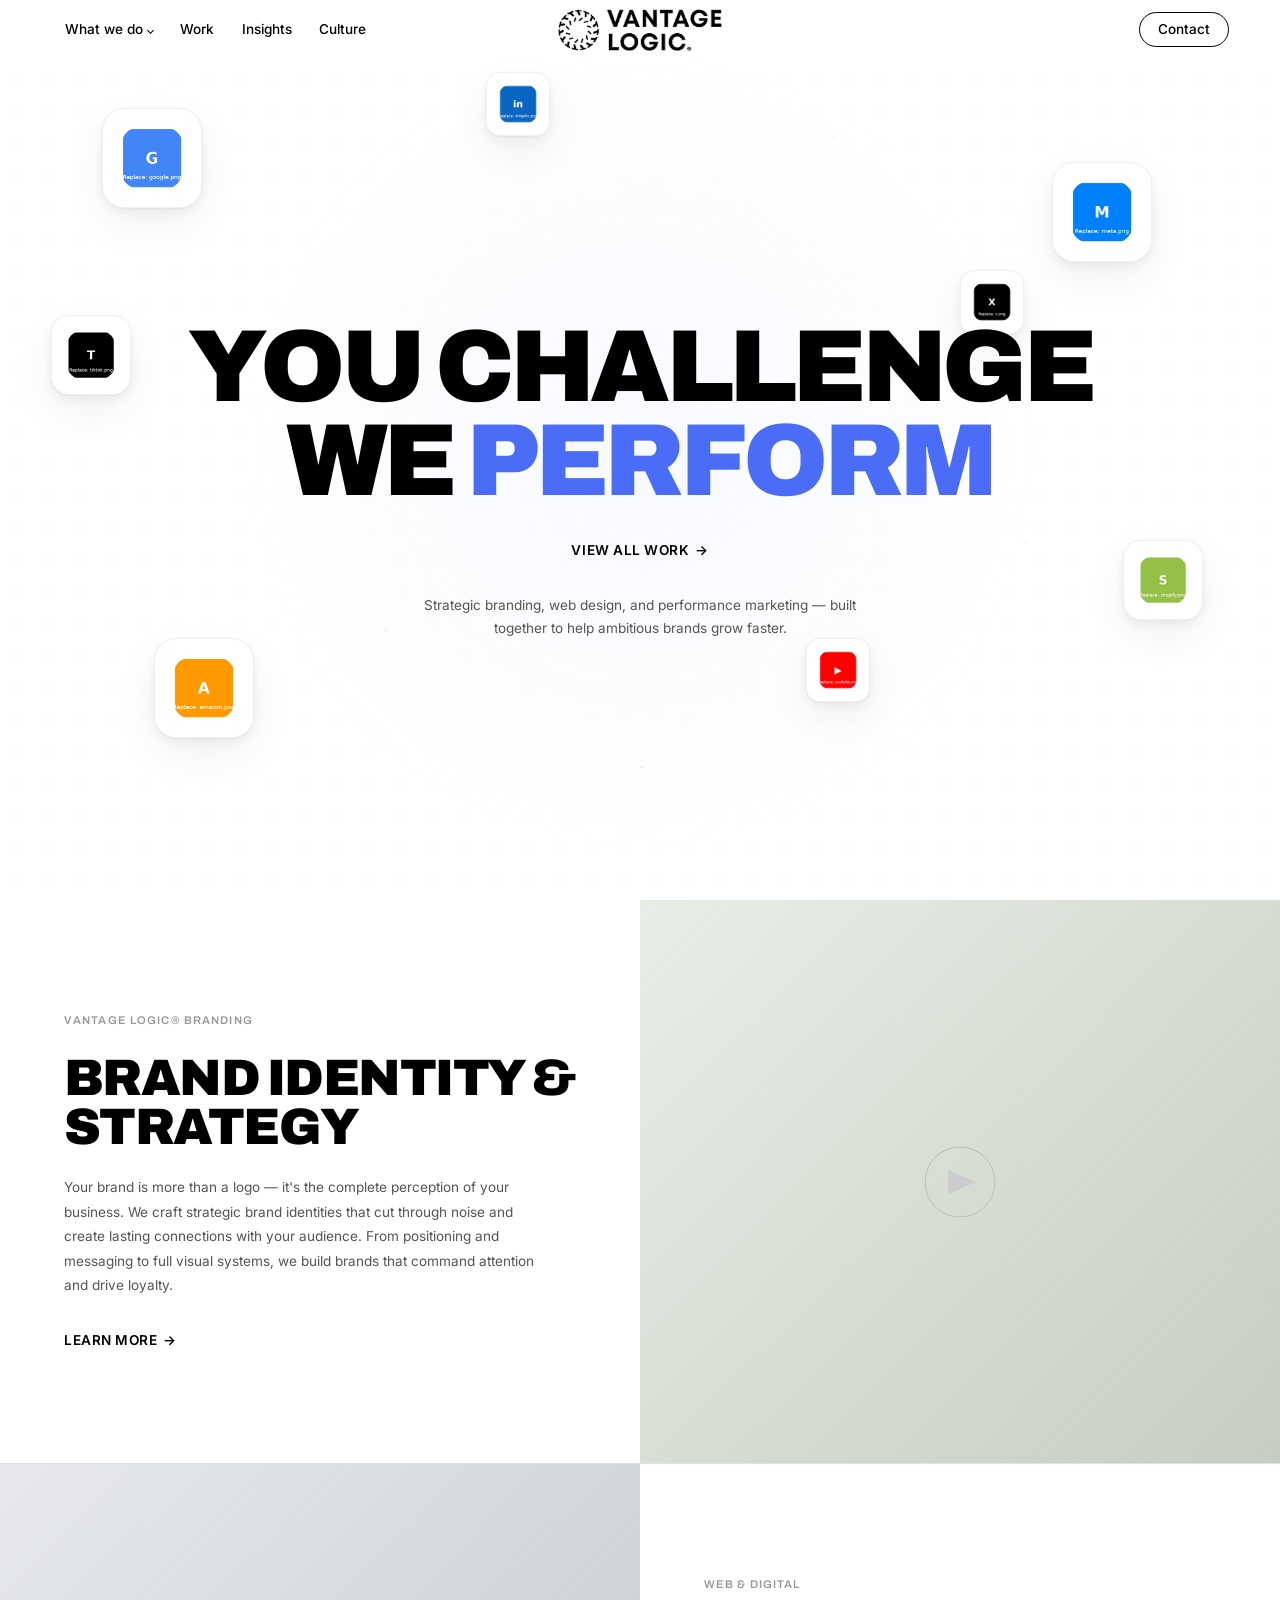
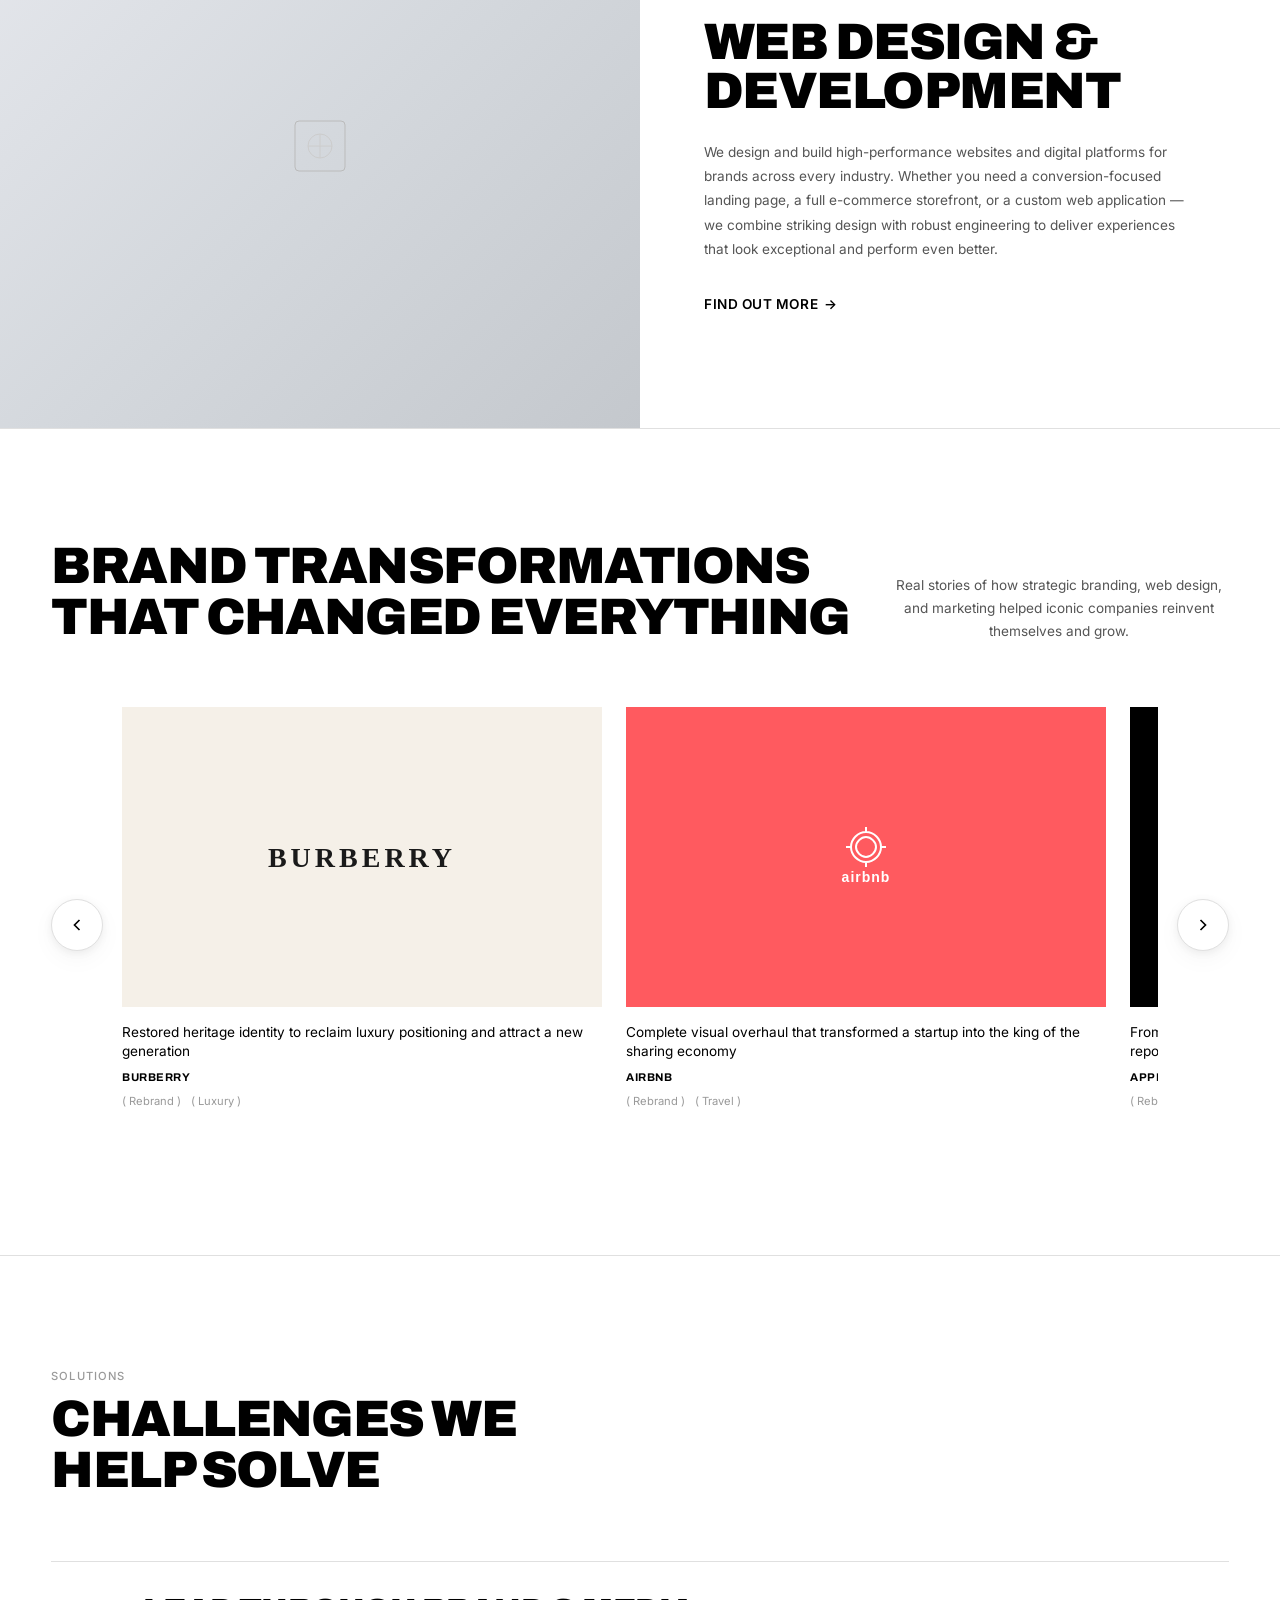
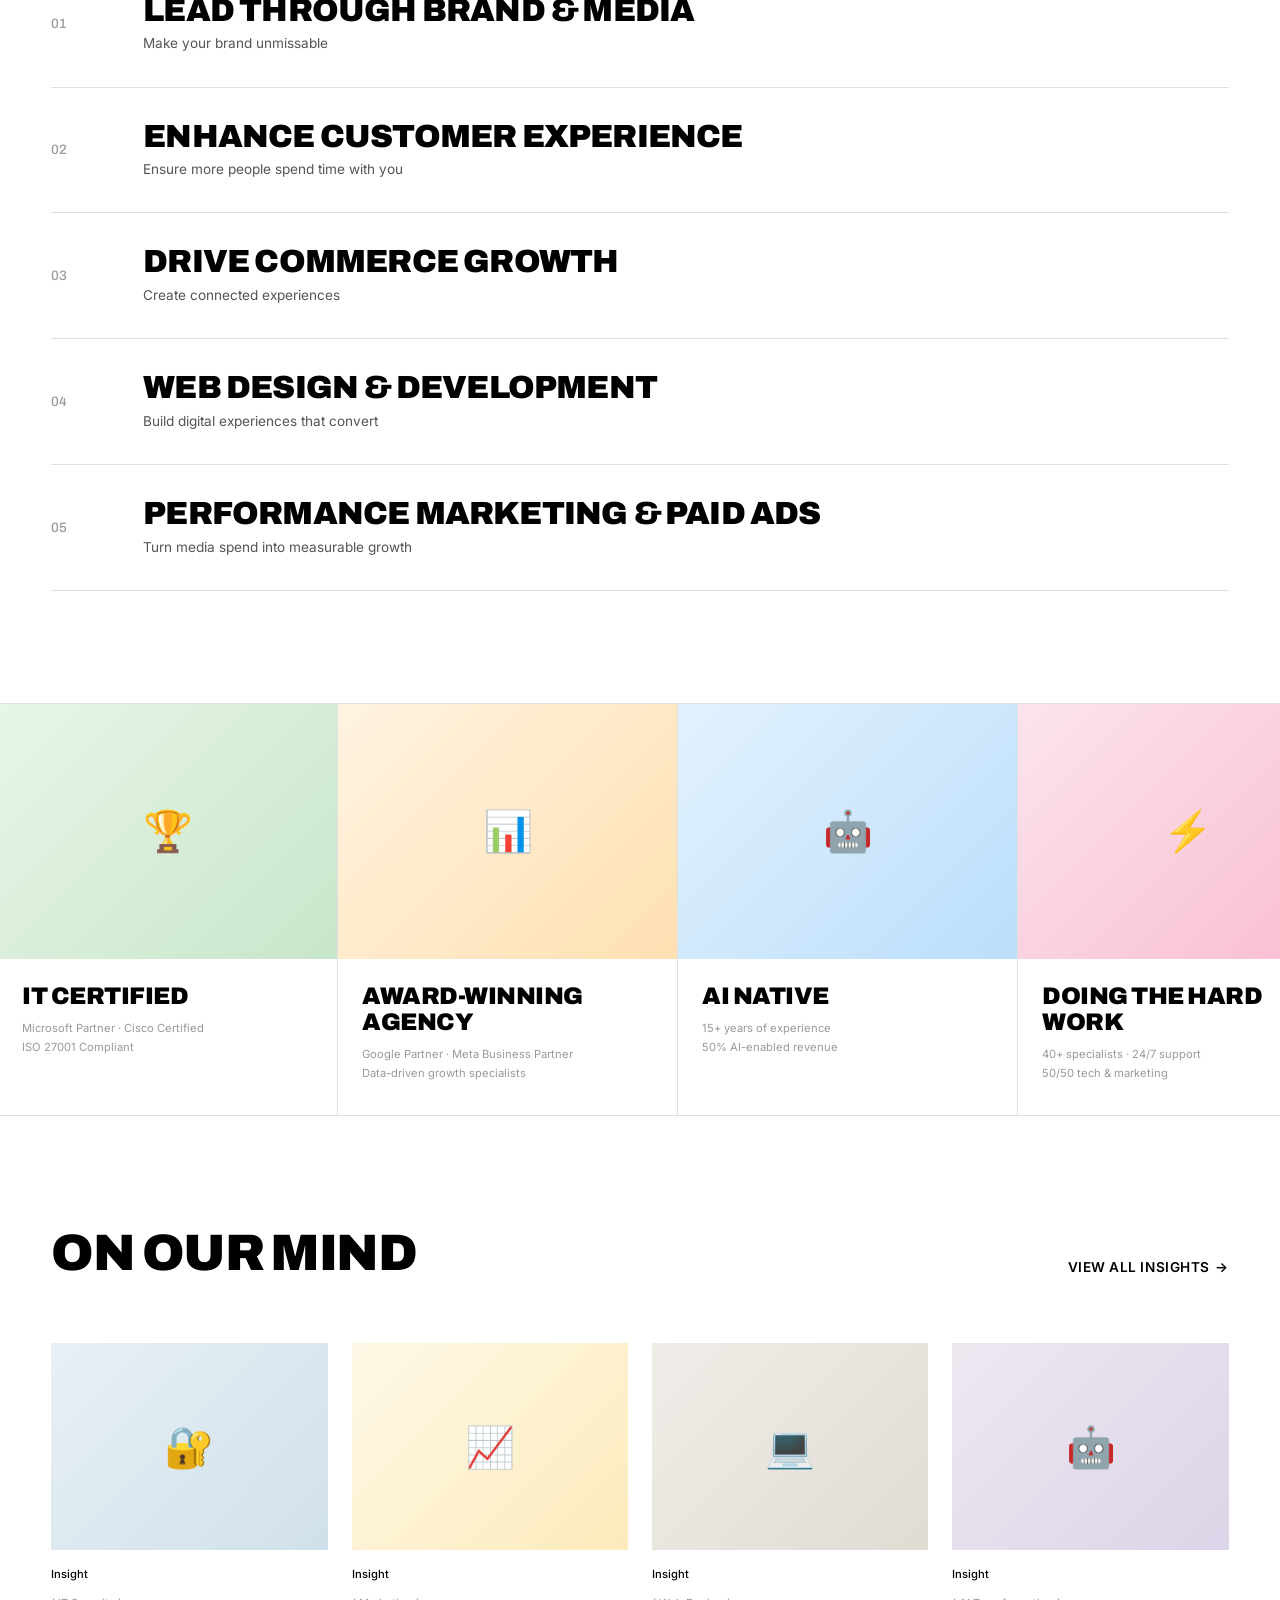
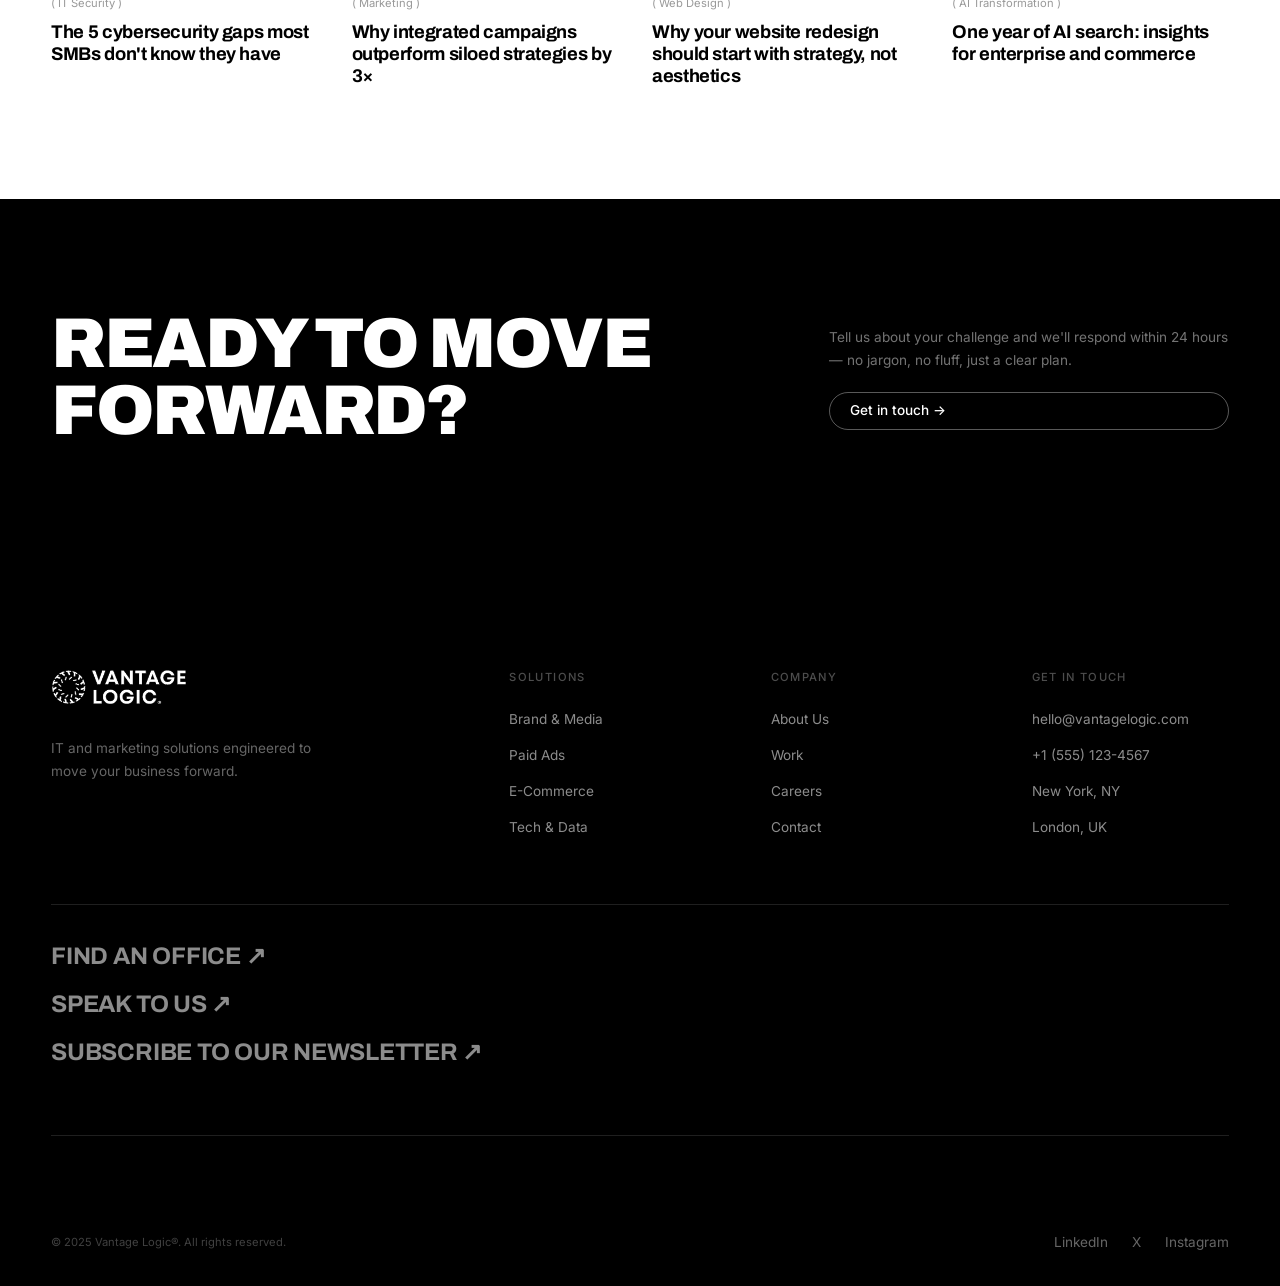
<file: index.html>
<!DOCTYPE html>
<html lang="en">
<head>
  <meta charset="UTF-8" />
  <meta name="viewport" content="width=device-width, initial-scale=1.0" />
  <title>Vantage Logic® | IT & Marketing Agency</title>
  <meta name="description" content="Vantage Logic is an IT and marketing agency helping businesses grow through robust technology and performance-driven marketing." />
  <link rel="icon" type="image/png" href="assets/images/favicon.png" />
  <link rel="preconnect" href="https://fonts.googleapis.com">
  <link rel="preconnect" href="https://fonts.gstatic.com" crossorigin>
  <link rel="stylesheet" href="https://fonts.googleapis.com/css2?family=Inter:wght@300;400;500;600&family=Archivo:ital,wght@0,400;0,500;0,600;0,700;0,800;0,900;1,400;1,800&display=swap">
  <link rel="stylesheet" href="css/main.css" />
</head>
<body>

<div id="page-loader">
  <div class="loader-inner">
    <div style="font-family:Archivo,sans-serif;font-weight:900;font-size:1.1rem;letter-spacing:0.06em;color:#000;">VANTAGE LOGIC®</div>
    <div class="loader-track"><div class="loader-fill"></div></div>
  </div>
</div>
<div id="scroll-progress"></div>

<!-- ========== NAV — DEPT layout: links left, logo center, CTA right ========== -->
<nav id="nav">
  <div class="nav-inner">
    <ul class="nav-links">
      <li class="has-dd"><a href="#">What we do</a>
        <div class="nav-dd">
          <a href="pages/brand-media.html">Brand &amp; Media</a>
          <a href="pages/paid-ads.html">Paid Ads</a>
          <a href="pages/ecommerce.html">E-Commerce</a>
          <a href="pages/web-software.html">Web &amp; Software</a>
        </div>
      </li>
      <li><a href="pages/work.html">Work</a></li>
      <li><a href="#">Insights</a></li>
      <li><a href="pages/about.html">Culture</a></li>
    </ul>
    <a href="index.html" class="nav-logo"><img src="assets/images/logo-dark.png" alt="Vantage Logic" /></a>
    <div class="nav-right">
      <a href="pages/contact.html" class="nav-cta">Contact</a>
      <button class="hamburger" aria-label="Menu"><span></span><span></span><span></span></button>
    </div>
  </div>
</nav>

<!-- Mobile menu -->
<div id="mobile-menu">
  <a href="pages/brand-media.html">Brand &amp; Media</a>
  <a href="pages/paid-ads.html">Paid Ads</a>
  <a href="pages/ecommerce.html">E-Commerce</a>
  <a href="pages/web-software.html">Web &amp; Software</a>
  <a href="pages/work.html">Work</a>
  <a href="pages/about.html">Culture</a>
  <a href="pages/careers.html">Careers</a>
  <a href="pages/contact.html" class="mob-cta">Contact →</a>
</div>

<!-- ========== HERO — Animated floating platform icons ========== -->
<section class="hero">

  <!-- Subtle grid lines -->
  <div class="hero-grid-lines"></div>

  <!-- Floating particles -->
  <div class="hero-particles">
    <div class="particle" style="left:10%;top:20%;"></div>
    <div class="particle" style="left:80%;top:60%;"></div>
    <div class="particle" style="left:30%;top:70%;"></div>
    <div class="particle" style="left:65%;top:15%;"></div>
    <div class="particle" style="left:50%;top:85%;"></div>
  </div>

  <!-- Floating platform icons -->
  <div class="hero-platforms">
    <!-- Google -->
    <div class="platform-icon plat-lg" style="top:12%;left:8%;">
      <img src="assets/images/platforms/google.png" alt="Google Ads" />
      <span class="plat-label">Google Ads</span>
    </div>

    <!-- Meta -->
    <div class="platform-icon plat-lg" style="top:18%;right:10%;">
      <img src="assets/images/platforms/meta.png" alt="Meta" />
      <span class="plat-label">Meta</span>
    </div>

    <!-- TikTok -->
    <div class="platform-icon plat-md" style="top:35%;left:4%;">
      <img src="assets/images/platforms/tiktok.png" alt="TikTok" />
      <span class="plat-label">TikTok</span>
    </div>

    <!-- Shopify -->
    <div class="platform-icon plat-md" style="top:60%;right:6%;">
      <img src="assets/images/platforms/shopify.png" alt="Shopify" />
      <span class="plat-label">Shopify</span>
    </div>

    <!-- Amazon Ads -->
    <div class="platform-icon plat-lg" style="bottom:18%;left:12%;">
      <img src="assets/images/platforms/amazon.png" alt="Amazon Ads" />
      <span class="plat-label">Amazon Ads</span>
    </div>

    <!-- LinkedIn -->
    <div class="platform-icon plat-sm" style="top:8%;left:38%;">
      <img src="assets/images/platforms/linkedin.png" alt="LinkedIn" />
      <span class="plat-label">LinkedIn</span>
    </div>

    <!-- YouTube -->
    <div class="platform-icon plat-sm" style="bottom:22%;right:32%;">
      <img src="assets/images/platforms/youtube.png" alt="YouTube" />
      <span class="plat-label">YouTube</span>
    </div>

    <!-- X / Twitter -->
    <div class="platform-icon plat-sm" style="top:30%;right:20%;">
      <img src="assets/images/platforms/x.png" alt="X" />
      <span class="plat-label">X / Twitter</span>
    </div>
  </div>

  <div class="wrap">
    <h1 class="hero-headline" data-scramble>You Challenge<br>We <span class="accent">Perform</span></h1>
    <div class="hero-foot" data-reveal>
      <div class="hero-actions">
        <a href="pages/work.html" class="link-arr">View all work <span class="arr">→</span></a>
      </div>
      <p class="hero-sub">Strategic branding, web design, and performance marketing — built together to help ambitious brands grow faster.</p>
    </div>
  </div>
</section>

<!-- ========== FEATURED BLOCK 1 — DEPT: 2-col content + image ========== -->
<section class="feature-section">
  <div class="feature-grid">
    <div class="feature-content" data-reveal>
      <div class="feature-label">Vantage Logic® Branding</div>
      <h2 class="feature-title">Brand Identity &amp; Strategy</h2>
      <p class="feature-desc">Your brand is more than a logo — it's the complete perception of your business. We craft strategic brand identities that cut through noise and create lasting connections with your audience. From positioning and messaging to full visual systems, we build brands that command attention and drive loyalty.</p>
      <a href="pages/brand-media.html" class="link-arr">Learn more <span class="arr">→</span></a>
    </div>
    <div class="feature-img-side">
      <div class="feature-img-placeholder" style="background:linear-gradient(135deg, #e8ede6 0%, #d8ddd4 50%, #c8cdc4 100%);">
        <svg width="80" height="80" viewBox="0 0 80 80" fill="none"><circle cx="40" cy="40" r="35" stroke="#bbb" stroke-width="1"/><path d="M28 52V28l28 12-28 12z" fill="#ccc"/></svg>
      </div>
    </div>
  </div>
</section>

<!-- ========== FEATURED BLOCK 2 — reversed ========== -->
<section class="feature-section">
  <div class="feature-grid reverse">
    <div class="feature-content" data-reveal>
      <div class="feature-label">Web &amp; Digital</div>
      <h2 class="feature-title">Web Design &amp; Development</h2>
      <p class="feature-desc">We design and build high-performance websites and digital platforms for brands across every industry. Whether you need a conversion-focused landing page, a full e-commerce storefront, or a custom web application — we combine striking design with robust engineering to deliver experiences that look exceptional and perform even better.</p>
      <a href="pages/web-software.html" class="link-arr">Find out more <span class="arr">→</span></a>
    </div>
    <div class="feature-img-side">
      <div class="feature-img-placeholder" style="background:linear-gradient(135deg, #e6e8ed 0%, #d4d8dd 50%, #c4c8cd 100%);">
        <svg width="80" height="80" viewBox="0 0 80 80" fill="none"><rect x="15" y="15" width="50" height="50" rx="4" stroke="#bbb" stroke-width="1"/><circle cx="40" cy="40" r="12" stroke="#ccc" stroke-width="1"/><line x1="40" y1="28" x2="40" y2="52" stroke="#ccc" stroke-width="1"/><line x1="28" y1="40" x2="52" y2="40" stroke="#ccc" stroke-width="1"/></svg>
      </div>
    </div>
  </div>
</section>

<!-- ========== CASE STUDIES — Real-world brand transformations ========== -->
<section class="section">
  <div class="wrap">
    <div class="work-header" data-reveal>
      <h2 class="t-2xl">Brand Transformations<br>That Changed Everything</h2>
      <p class="hero-sub" style="max-width:340px;">Real stories of how strategic branding, web design, and marketing helped iconic companies reinvent themselves and grow.</p>
    </div>
  </div>
  <div class="wrap">
    <div class="work-slider-container">
      <button class="slider-arrow slider-arrow-left" aria-label="Scroll left" data-slider-arrow="left">
        <svg viewBox="0 0 24 24"><polyline points="15 18 9 12 15 6"/></svg>
      </button>
      <div class="work-scroll-wrap" id="caseStudySlider">
        <div class="work-scroll-track" data-stagger>

        <a href="#" class="work-card">
          <div class="work-card-img-wrap">
            <div class="work-card-img" style="background:#f5f0e8;">
              <svg width="240" height="40" viewBox="0 0 240 40"><text x="120" y="30" text-anchor="middle" font-family="Georgia,serif" font-size="28" font-weight="700" letter-spacing="4" fill="#1a1a1a">BURBERRY</text></svg>
            </div>
            <div class="work-card-overlay">
              <div class="work-card-overlay-top">Returned to classic serif logo and knight emblem — reconnecting with heritage over trend-chasing minimalism</div>
              <div class="work-card-overlay-bottom">Read the story</div>
            </div>
          </div>
          <div class="work-card-meta">
            <div class="work-card-title">Restored heritage identity to reclaim luxury positioning and attract a new generation</div>
            <div class="work-card-client">Burberry</div>
            <div class="work-card-tags"><span class="work-tag">Rebrand</span><span class="work-tag">Luxury</span></div>
          </div>
        </a>

        <a href="#" class="work-card">
          <div class="work-card-img-wrap">
            <div class="work-card-img" style="background:#ff5a5f;">
              <svg width="200" height="60" viewBox="0 0 200 60"><path d="M100 5 C108 5 115 12 115 20 C115 28 108 35 100 35 C92 35 85 28 85 20 C85 12 92 5 100 5 Z M100 10 C95 10 90 15 90 20 C90 25 95 30 100 30 C105 30 110 25 110 20 C110 15 105 10 100 10 Z M100 0 L100 5 M100 35 L100 40 M85 20 L80 20 M120 20 L115 20" stroke="#fff" stroke-width="2" fill="none"/><text x="100" y="55" text-anchor="middle" font-family="Arial,sans-serif" font-size="14" font-weight="700" letter-spacing="1" fill="#fff">airbnb</text></svg>
            </div>
            <div class="work-card-overlay">
              <div class="work-card-overlay-top">The "Bélo" symbol unified belonging, location, and identity into one mark — solidifying Airbnb as a lifestyle brand</div>
              <div class="work-card-overlay-bottom">Read the story</div>
            </div>
          </div>
          <div class="work-card-meta">
            <div class="work-card-title">Complete visual overhaul that transformed a startup into the king of the sharing economy</div>
            <div class="work-card-client">Airbnb</div>
            <div class="work-card-tags"><span class="work-tag">Rebrand</span><span class="work-tag">Travel</span></div>
          </div>
        </a>

        <a href="#" class="work-card">
          <div class="work-card-img-wrap">
            <div class="work-card-img" style="background:#000;">
              <svg width="80" height="96" viewBox="0 0 80 96"><path d="M58.5 62.2c-.1-5.3 2.9-9.3 9-12.5-3.3-4.7-8.2-7.3-14.8-7.8-6.3-.5-13 3.7-15.5 3.7-2.6 0-6.6-3.6-10.9-3.5-5.6.1-10.7 3.3-13.6 8.3-5.8 10.1-1.5 25 4.2 33.2 2.8 4 6.1 8.5 10.4 8.3 4.2-.2 5.8-2.7 10.8-2.7 5.1 0 6.5 2.7 10.9 2.6 4.5-.1 7.4-4.1 10.1-8.1 3.2-4.6 4.5-9.1 4.6-9.3-.1-.1-8.8-3.4-8.9-13.2zM50.4 35.9c2.3-2.8 3.9-6.7 3.5-10.6-3.3.1-7.4 2.2-9.8 5-2.1 2.5-4 6.5-3.5 10.4 3.7.3 7.5-1.9 9.8-4.8z" fill="#fff"/></svg>
            </div>
            <div class="work-card-overlay">
              <div class="work-card-overlay-top">"Think Different" transformed Apple from a failing computer company into the world's most valuable brand</div>
              <div class="work-card-overlay-bottom">Read the story</div>
            </div>
          </div>
          <div class="work-card-meta">
            <div class="work-card-title">From near-bankruptcy to trillion-dollar icon through radical brand repositioning</div>
            <div class="work-card-client">Apple</div>
            <div class="work-card-tags"><span class="work-tag">Rebrand</span><span class="work-tag">Tech</span></div>
          </div>
        </a>

        <a href="#" class="work-card">
          <div class="work-card-img-wrap">
            <div class="work-card-img" style="background:linear-gradient(135deg, #c41230 0%, #e8192c 100%);">
              <svg width="220" height="50" viewBox="0 0 220 50"><text x="110" y="35" text-anchor="middle" font-family="Georgia,serif" font-size="22" font-weight="700" font-style="italic" letter-spacing="2" fill="#fff">OLD SPICE</text><line x1="30" y1="42" x2="190" y2="42" stroke="rgba(255,255,255,0.3)" stroke-width="1"/></svg>
            </div>
            <div class="work-card-overlay">
              <div class="work-card-overlay-top">Viral "The Man Your Man Could Smell Like" campaign completely repositioned a legacy brand for younger audiences</div>
              <div class="work-card-overlay-bottom">Read the story</div>
            </div>
          </div>
          <div class="work-card-meta">
            <div class="work-card-title">Surreal humor and bold marketing turned an aging brand into a cultural phenomenon</div>
            <div class="work-card-client">Old Spice</div>
            <div class="work-card-tags"><span class="work-tag">Marketing</span><span class="work-tag">CPG</span></div>
          </div>
        </a>

        <a href="#" class="work-card">
          <div class="work-card-img-wrap">
            <div class="work-card-img" style="background:#ff671f;">
              <svg width="220" height="50" viewBox="0 0 220 50"><text x="110" y="36" text-anchor="middle" font-family="Arial,sans-serif" font-size="32" font-weight="900" letter-spacing="2" fill="#fff">DUNKIN'</text></svg>
            </div>
            <div class="work-card-overlay">
              <div class="work-card-overlay-top">Dropped "Donuts" to reposition as a beverage-led brand — coffee sales jumped from 1.6B to 4.4B cups</div>
              <div class="work-card-overlay-bottom">Read the story</div>
            </div>
          </div>
          <div class="work-card-meta">
            <div class="work-card-title">Strategic name change and visual refresh tripled beverage sales in two years</div>
            <div class="work-card-client">Dunkin'</div>
            <div class="work-card-tags"><span class="work-tag">Rebrand</span><span class="work-tag">F&amp;B</span></div>
          </div>
        </a>

      </div>
    </div>
      <button class="slider-arrow slider-arrow-right" aria-label="Scroll right" data-slider-arrow="right">
        <svg viewBox="0 0 24 24"><polyline points="9 6 15 12 9 18"/></svg>
      </button>
    </div>
  </div>
</section>

<!-- ========== SOLUTIONS — DEPT: numbered rows ========== -->
<section class="section border-t">
  <div class="wrap">
    <div style="margin-bottom:var(--sp-lg);" data-reveal>
      <p class="upper light" style="margin-bottom:0.5rem; font-size:var(--t-xs);">Solutions</p>
      <h2 class="t-2xl">Challenges we<br>help solve</h2>
    </div>
    <div class="solutions-list" data-stagger>
      <a href="pages/brand-media.html" class="solution-item">
        <span class="solution-num">01</span>
        <div class="solution-body">
          <div class="solution-name">Lead through brand &amp; media</div>
          <div class="solution-sub">Make your brand unmissable</div>
        </div>
        <div class="solution-hover-img" style="background:linear-gradient(135deg, #f0e8d8, #e8dcc8);"></div>
      </a>
      <a href="pages/web-software.html" class="solution-item">
        <span class="solution-num">02</span>
        <div class="solution-body">
          <div class="solution-name">Enhance customer experience</div>
          <div class="solution-sub">Ensure more people spend time with you</div>
        </div>
        <div class="solution-hover-img" style="background:linear-gradient(135deg, #d8e8f0, #c8dce8);"></div>
      </a>
      <a href="pages/ecommerce.html" class="solution-item">
        <span class="solution-num">03</span>
        <div class="solution-body">
          <div class="solution-name">Drive commerce growth</div>
          <div class="solution-sub">Create connected experiences</div>
        </div>
        <div class="solution-hover-img" style="background:linear-gradient(135deg, #e8f0d8, #dce8c8);"></div>
      </a>
      <a href="pages/web-software.html" class="solution-item">
        <span class="solution-num">04</span>
        <div class="solution-body">
          <div class="solution-name">Web design &amp; development</div>
          <div class="solution-sub">Build digital experiences that convert</div>
        </div>
        <div class="solution-hover-img" style="background:linear-gradient(135deg, #f0d8e8, #e8c8dc);"></div>
      </a>
      <a href="pages/paid-ads.html" class="solution-item">
        <span class="solution-num">05</span>
        <div class="solution-body">
          <div class="solution-name">Performance marketing &amp; paid ads</div>
          <div class="solution-sub">Turn media spend into measurable growth</div>
        </div>
        <div class="solution-hover-img" style="background:linear-gradient(135deg, #e8e0f0, #dcd4e8);"></div>
      </a>
    </div>
  </div>
</section>

<!-- ========== CULTURE CAROUSEL — DEPT: horizontal scroll blocks with images ========== -->
<div class="culture-strip">
  <div class="culture-block">
    <div class="culture-block-img" style="background:linear-gradient(135deg, #e8f5e9, #c8e6c9);">🏆</div>
    <div class="culture-block-content">
      <div class="culture-label">IT Certified</div>
      <div class="culture-stat">Microsoft Partner · Cisco Certified<br>ISO 27001 Compliant</div>
    </div>
  </div>
  <div class="culture-block">
    <div class="culture-block-img" style="background:linear-gradient(135deg, #fff3e0, #ffe0b2);">📊</div>
    <div class="culture-block-content">
      <div class="culture-label">Award-Winning Agency</div>
      <div class="culture-stat">Google Partner · Meta Business Partner<br>Data-driven growth specialists</div>
    </div>
  </div>
  <div class="culture-block">
    <div class="culture-block-img" style="background:linear-gradient(135deg, #e3f2fd, #bbdefb);">🤖</div>
    <div class="culture-block-content">
      <div class="culture-label">AI Native</div>
      <div class="culture-stat">15+ years of experience<br>50% AI-enabled revenue</div>
    </div>
  </div>
  <div class="culture-block">
    <div class="culture-block-img" style="background:linear-gradient(135deg, #fce4ec, #f8bbd0);">⚡</div>
    <div class="culture-block-content">
      <div class="culture-label">Doing the Hard Work</div>
      <div class="culture-stat">40+ specialists · 24/7 support<br>50/50 tech & marketing</div>
    </div>
  </div>
  <div class="culture-block">
    <div class="culture-block-img" style="background:linear-gradient(135deg, #f3e5f5, #e1bee7);">🌍</div>
    <div class="culture-block-content">
      <div class="culture-label">Always On</div>
      <div class="culture-stat">Dedicated support · Rapid response<br>120+ clients · 15+ industries</div>
    </div>
  </div>
</div>

<!-- ========== INSIGHTS — DEPT: "On our mind" 4-col grid ========== -->
<section class="section">
  <div class="wrap">
    <div class="insights-header" data-reveal>
      <h2 class="t-2xl">On our mind</h2>
      <a href="#" class="link-arr">View all insights <span class="arr">→</span></a>
    </div>
    <div class="insights-grid" data-stagger>
      <a href="#" class="insight-card">
        <div class="insight-img-wrap"><div class="insight-img" style="background:linear-gradient(135deg, #e8f0f5, #d0e0ea);">🔐</div></div>
        <div class="insight-type">Insight</div>
        <div class="insight-cat">IT Security</div>
        <h3 class="insight-title">The 5 cybersecurity gaps most SMBs don't know they have</h3>
      </a>
      <a href="#" class="insight-card">
        <div class="insight-img-wrap"><div class="insight-img" style="background:linear-gradient(135deg, #fef9e7, #fceabb);">📈</div></div>
        <div class="insight-type">Insight</div>
        <div class="insight-cat">Marketing</div>
        <h3 class="insight-title">Why integrated campaigns outperform siloed strategies by 3×</h3>
      </a>
      <a href="#" class="insight-card">
        <div class="insight-img-wrap"><div class="insight-img" style="background:linear-gradient(135deg, #f0ede8, #e0dcd4);">💻</div></div>
        <div class="insight-type">Insight</div>
        <div class="insight-cat">Web Design</div>
        <h3 class="insight-title">Why your website redesign should start with strategy, not aesthetics</h3>
      </a>
      <a href="#" class="insight-card">
        <div class="insight-img-wrap"><div class="insight-img" style="background:linear-gradient(135deg, #ede8f0, #dcd4e8);">🤖</div></div>
        <div class="insight-type">Insight</div>
        <div class="insight-cat">AI Transformation</div>
        <h3 class="insight-title">One year of AI search: insights for enterprise and commerce</h3>
      </a>
    </div>
  </div>
</section>

<!-- ========== CTA BAND ========== -->
<section class="cta-band">
  <div class="wrap">
    <div class="cta-inner">
      <h2 class="cta-hl">Ready to move forward?</h2>
      <div class="cta-right">
        <p class="cta-sub">Tell us about your challenge and we'll respond within 24 hours — no jargon, no fluff, just a clear plan.</p>
        <a href="pages/contact.html" class="btn btn-outline-white">Get in touch →</a>
      </div>
    </div>
  </div>
</section>

<!-- ========== FOOTER — DEPT style ========== -->
<footer id="footer">
  <div class="wrap">
    <div class="footer-top">
      <div>
        <img src="assets/images/logo-white.png" alt="Vantage Logic" class="footer-logo-img" />
        <p class="footer-tagline">IT and marketing solutions engineered to move your business forward.</p>
      </div>
      <div class="footer-col">
        <div class="footer-col-label">Solutions</div>
        <ul>
          <li><a href="pages/brand-media.html">Brand &amp; Media</a></li>
          <li><a href="pages/paid-ads.html">Paid Ads</a></li>
          <li><a href="pages/ecommerce.html">E-Commerce</a></li>
          <li><a href="pages/web-software.html">Tech &amp; Data</a></li>
        </ul>
      </div>
      <div class="footer-col">
        <div class="footer-col-label">Company</div>
        <ul>
          <li><a href="pages/about.html">About Us</a></li>
          <li><a href="pages/work.html">Work</a></li>
          <li><a href="pages/careers.html">Careers</a></li>
          <li><a href="pages/contact.html">Contact</a></li>
        </ul>
      </div>
      <div class="footer-col">
        <div class="footer-col-label">Get in touch</div>
        <ul>
          <li><a href="mailto:hello@vantagelogic.com">hello@vantagelogic.com</a></li>
          <li><a href="tel:+15551234567">+1 (555) 123-4567</a></li>
          <li><a href="#">New York, NY</a></li>
          <li><a href="#">London, UK</a></li>
        </ul>
      </div>
    </div>

    <!-- DEPT-style contact links -->
    <div class="footer-contact-links">
      <a href="pages/contact.html">Find an office ↗</a>
      <a href="pages/contact.html">Speak to us ↗</a>
      <a href="#">Subscribe to our newsletter ↗</a>
    </div>

    <div class="footer-bottom">
      <p class="footer-copy">&copy; 2025 Vantage Logic®. All rights reserved.</p>
      <div class="footer-socials">
        <a href="#">LinkedIn</a>
        <a href="#">X</a>
        <a href="#">Instagram</a>
      </div>
    </div>
  </div>
</footer>

<script src="js/main.js"></script>
</body>
</html>
</file>
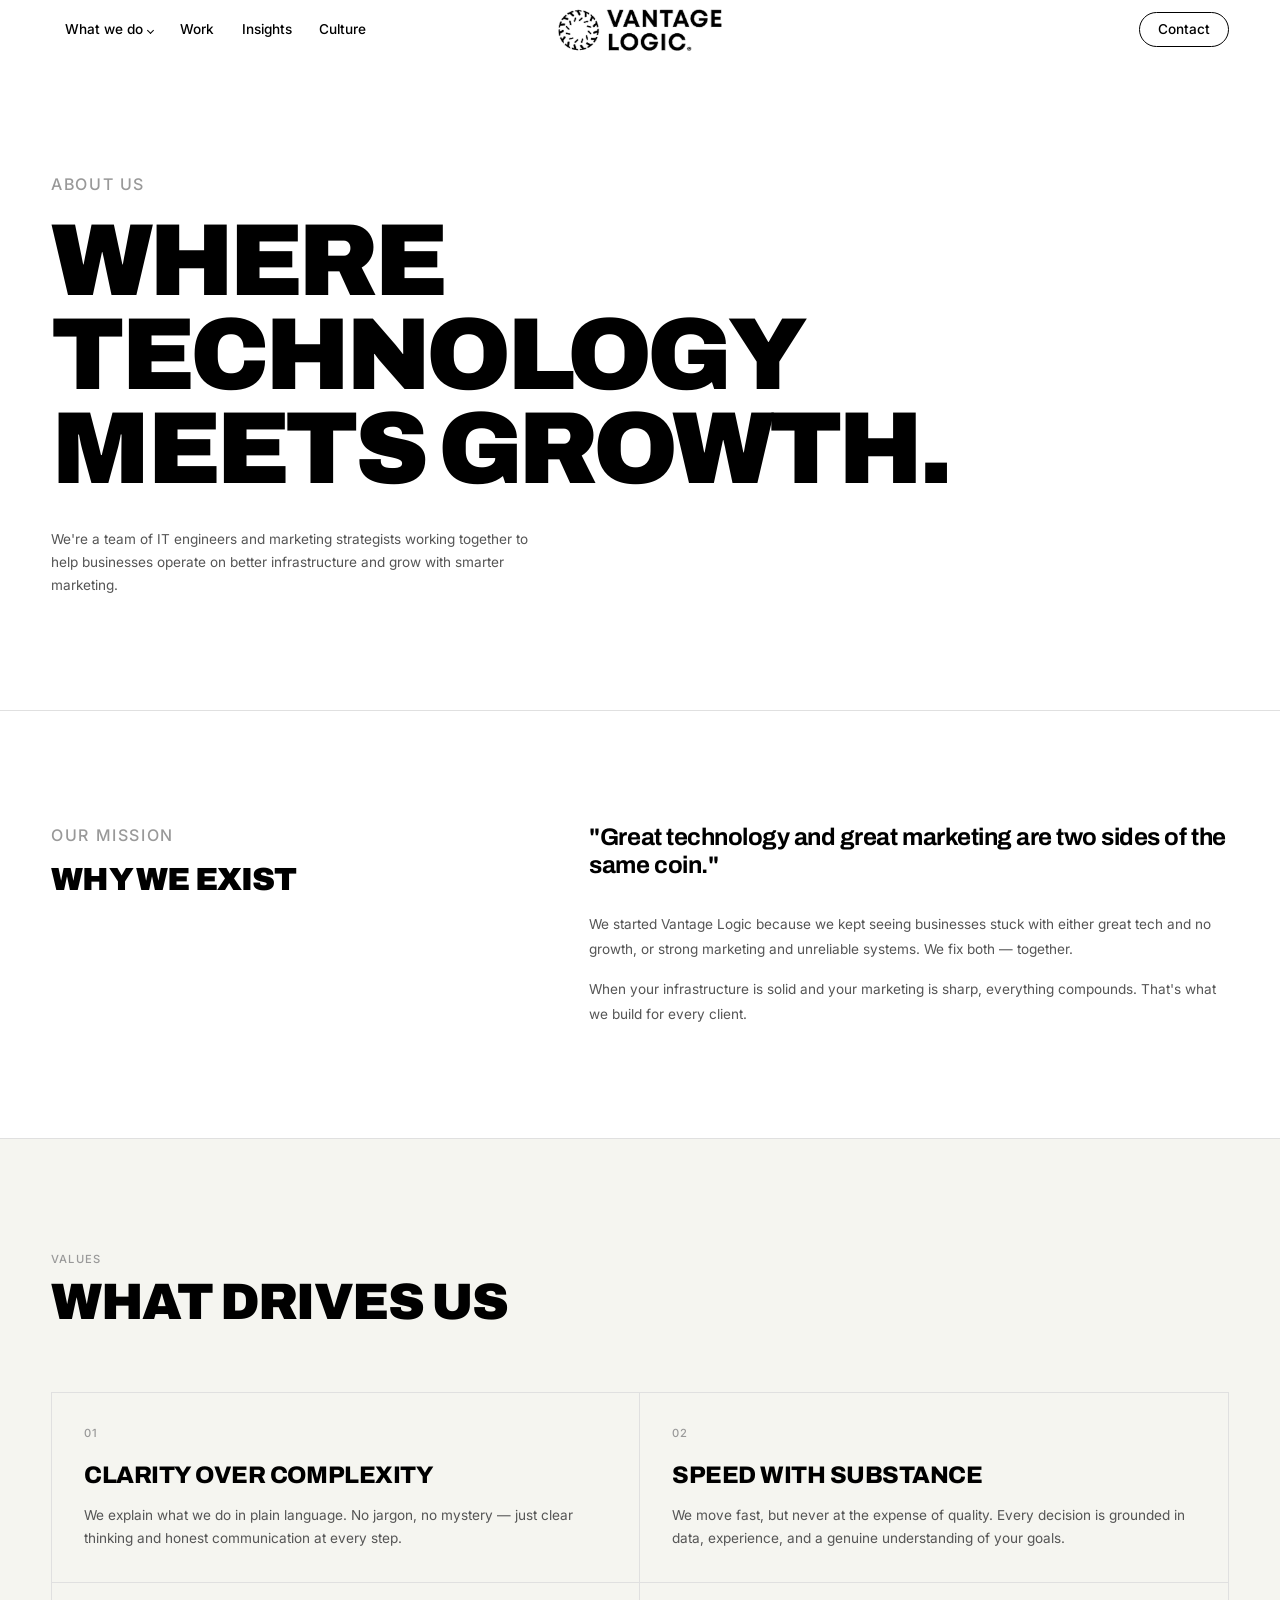
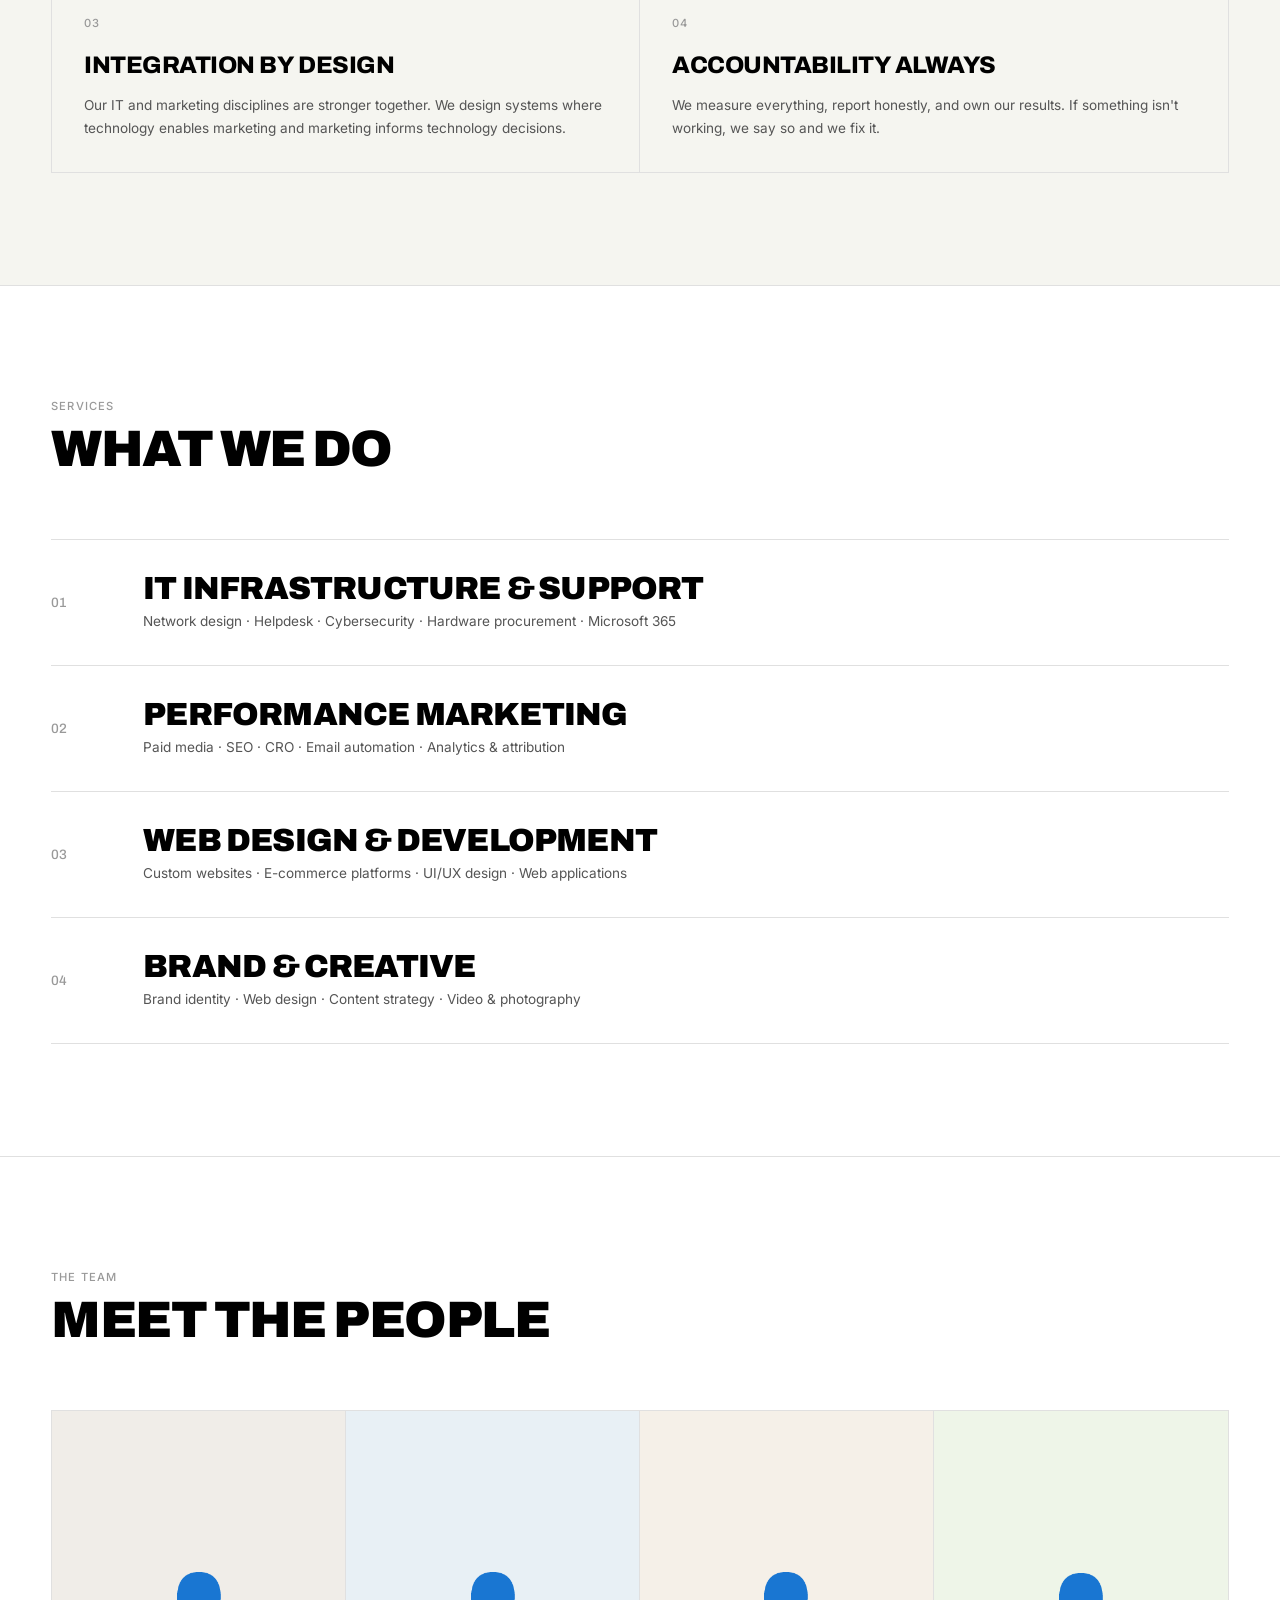
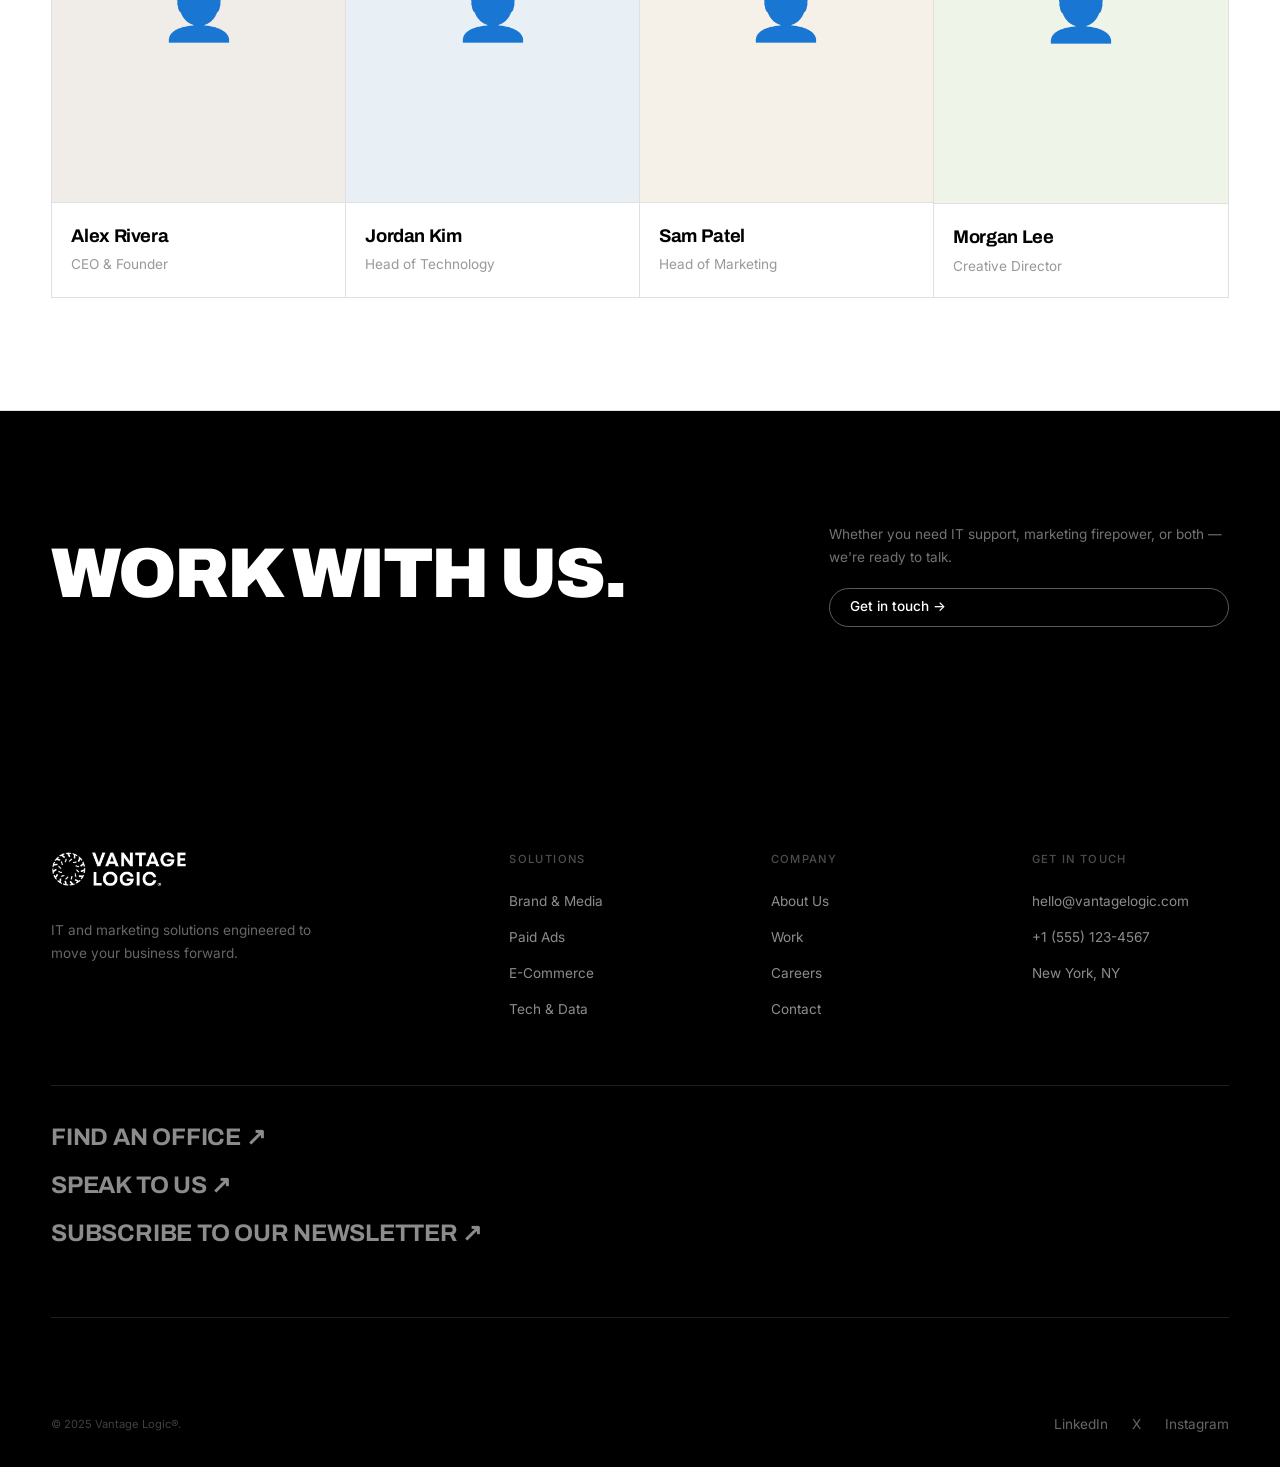
<file: pages/about.html>
<!DOCTYPE html>
<html lang="en">
<head>
  <meta charset="UTF-8" /><meta name="viewport" content="width=device-width, initial-scale=1.0" />
  <title>About Us | Vantage Logic®</title>
  <meta name="description" content="Vantage Logic — an IT and marketing agency helping businesses build better technology and grow faster." />
  <link rel="icon" type="image/png" href="../assets/images/favicon.png" />
  <link rel="preconnect" href="https://fonts.googleapis.com">
  <link rel="preconnect" href="https://fonts.gstatic.com" crossorigin>
  <link rel="stylesheet" href="https://fonts.googleapis.com/css2?family=Inter:wght@300;400;500;600&family=Archivo:ital,wght@0,400;0,500;0,600;0,700;0,800;0,900;1,400;1,800&display=swap">
  <link rel="stylesheet" href="../css/main.css" />
  <style>
    .mission-grid { display:grid; grid-template-columns:1fr 1.5fr; gap:var(--sp-xl); align-items:start; }
    .quote { font-family:var(--f-display); font-size:var(--t-lg); font-weight:700; letter-spacing:-0.02em; line-height:1.2; margin-bottom:var(--sp-md); }
    @media(max-width:900px) {
      .mission-grid { grid-template-columns:1fr; }
    }
  </style>
</head>
<body>
<div id="page-loader"><div class="loader-inner"><div style="font-family:Archivo,sans-serif;font-weight:900;font-size:1.1rem;letter-spacing:0.06em;color:#000;">VANTAGE LOGIC®</div><div class="loader-track"><div class="loader-fill"></div></div></div></div>
<div id="scroll-progress"></div>

<nav id="nav">
  <div class="nav-inner">
    <ul class="nav-links">
      <li class="has-dd"><a href="#">What we do</a>
        <div class="nav-dd">
          <a href="brand-media.html">Brand &amp; Media</a>
          <a href="paid-ads.html">Paid Ads</a>
          <a href="ecommerce.html">E-Commerce</a>
          <a href="web-software.html">Web &amp; Software</a>
        </div>
      </li>
      <li><a href="work.html">Work</a></li>
      <li><a href="#">Insights</a></li>
      <li><a href="about.html">Culture</a></li>
    </ul>
    <a href="../index.html" class="nav-logo"><img src="../assets/images/logo-dark.png" alt="Vantage Logic" /></a>
    <div class="nav-right">
      <a href="contact.html" class="nav-cta">Contact</a>
      <button class="hamburger" aria-label="Menu"><span></span><span></span><span></span></button>
    </div>
  </div>
</nav>
<div id="mobile-menu">
  <a href="brand-media.html">Brand &amp; Media</a><a href="paid-ads.html">Paid Ads</a><a href="ecommerce.html">E-Commerce</a><a href="web-software.html">Web &amp; Software</a>
  <a href="work.html">Work</a><a href="about.html">Culture</a><a href="careers.html">Careers</a>
  <a href="contact.html" class="mob-cta">Contact →</a>
</div>

<section class="page-hero">
  <div class="wrap">
    <p class="upper light" style="margin-bottom:1rem;" data-reveal>About us</p>
    <h1 class="page-hl" data-reveal>Where technology meets growth.</h1>
    <p class="page-sub" data-reveal>We're a team of IT engineers and marketing strategists working together to help businesses operate on better infrastructure and grow with smarter marketing.</p>
  </div>
</section>

<!-- MISSION -->
<section class="section border-b">
  <div class="wrap">
    <div class="mission-grid">
      <div data-reveal>
        <p class="upper light" style="margin-bottom:1rem;">Our Mission</p>
        <h2 class="t-xl" style="text-transform:uppercase;">Why we exist</h2>
      </div>
      <div data-reveal>
        <p class="quote">"Great technology and great marketing are two sides of the same coin."</p>
        <p style="color:var(--c-text-mid);line-height:1.8;margin-bottom:1rem;font-size:var(--t-sm);">We started Vantage Logic because we kept seeing businesses stuck with either great tech and no growth, or strong marketing and unreliable systems. We fix both — together.</p>
        <p style="color:var(--c-text-mid);line-height:1.8;font-size:var(--t-sm);">When your infrastructure is solid and your marketing is sharp, everything compounds. That's what we build for every client.</p>
      </div>
    </div>
  </div>
</section>

<!-- VALUES -->
<section class="section border-b off">
  <div class="wrap">
    <div style="margin-bottom:var(--sp-lg);" data-reveal>
      <p class="upper light" style="margin-bottom:0.5rem;font-size:var(--t-xs);">Values</p>
      <h2 class="t-2xl">What drives us</h2>
    </div>
    <div class="values-grid" data-stagger>
      <div class="value-item"><div class="value-num">01</div><div class="value-title">Clarity over complexity</div><div class="value-desc">We explain what we do in plain language. No jargon, no mystery — just clear thinking and honest communication at every step.</div></div>
      <div class="value-item"><div class="value-num">02</div><div class="value-title">Speed with substance</div><div class="value-desc">We move fast, but never at the expense of quality. Every decision is grounded in data, experience, and a genuine understanding of your goals.</div></div>
      <div class="value-item"><div class="value-num">03</div><div class="value-title">Integration by design</div><div class="value-desc">Our IT and marketing disciplines are stronger together. We design systems where technology enables marketing and marketing informs technology decisions.</div></div>
      <div class="value-item"><div class="value-num">04</div><div class="value-title">Accountability always</div><div class="value-desc">We measure everything, report honestly, and own our results. If something isn't working, we say so and we fix it.</div></div>
    </div>
  </div>
</section>

<!-- SERVICES -->
<section class="section border-b">
  <div class="wrap">
    <div style="margin-bottom:var(--sp-lg);" data-reveal>
      <p class="upper light" style="margin-bottom:0.5rem;font-size:var(--t-xs);">Services</p>
      <h2 class="t-2xl">What we do</h2>
    </div>
    <div class="solutions-list" data-stagger>
      <a href="web-software.html" class="solution-item">
        <span class="solution-num">01</span>
        <div class="solution-body"><div class="solution-name">IT Infrastructure &amp; Support</div><div class="solution-sub">Network design · Helpdesk · Cybersecurity · Hardware procurement · Microsoft 365</div></div>
      </a>
      <a href="paid-ads.html" class="solution-item">
        <span class="solution-num">02</span>
        <div class="solution-body"><div class="solution-name">Performance Marketing</div><div class="solution-sub">Paid media · SEO · CRO · Email automation · Analytics &amp; attribution</div></div>
      </a>
      <a href="ecommerce.html" class="solution-item">
        <span class="solution-num">03</span>
        <div class="solution-body"><div class="solution-name">Web Design &amp; Development</div><div class="solution-sub">Custom websites · E-commerce platforms · UI/UX design · Web applications</div></div>
      </a>
      <a href="brand-media.html" class="solution-item">
        <span class="solution-num">04</span>
        <div class="solution-body"><div class="solution-name">Brand &amp; Creative</div><div class="solution-sub">Brand identity · Web design · Content strategy · Video &amp; photography</div></div>
      </a>
    </div>
  </div>
</section>

<!-- TEAM -->
<section class="section border-b">
  <div class="wrap">
    <div style="margin-bottom:var(--sp-lg);" data-reveal>
      <p class="upper light" style="margin-bottom:0.5rem;font-size:var(--t-xs);">The Team</p>
      <h2 class="t-2xl">Meet the people</h2>
    </div>
    <div class="team-grid" data-stagger>
      <div class="team-card"><div class="team-img" style="background:#f0ede8;">👤</div><div class="team-info"><div class="team-name">Alex Rivera</div><div class="team-role">CEO & Founder</div></div></div>
      <div class="team-card"><div class="team-img" style="background:#e8f0f5;">👤</div><div class="team-info"><div class="team-name">Jordan Kim</div><div class="team-role">Head of Technology</div></div></div>
      <div class="team-card"><div class="team-img" style="background:#f5f0e8;">👤</div><div class="team-info"><div class="team-name">Sam Patel</div><div class="team-role">Head of Marketing</div></div></div>
      <div class="team-card"><div class="team-img" style="background:#eef5e8;">👤</div><div class="team-info"><div class="team-name">Morgan Lee</div><div class="team-role">Creative Director</div></div></div>
    </div>
  </div>
</section>

<!-- CTA -->
<section class="cta-band">
  <div class="wrap">
    <div class="cta-inner">
      <h2 class="cta-hl">Work with us.</h2>
      <div class="cta-right">
        <p class="cta-sub">Whether you need IT support, marketing firepower, or both — we're ready to talk.</p>
        <a href="contact.html" class="btn btn-outline-white">Get in touch →</a>
      </div>
    </div>
  </div>
</section>

<footer id="footer">
  <div class="wrap">
    <div class="footer-top">
      <div><img src="../assets/images/logo-white.png" alt="Vantage Logic" class="footer-logo-img" /><p class="footer-tagline">IT and marketing solutions engineered to move your business forward.</p></div>
      <div class="footer-col"><div class="footer-col-label">Solutions</div><ul><li><a href="brand-media.html">Brand &amp; Media</a></li><li><a href="paid-ads.html">Paid Ads</a></li><li><a href="ecommerce.html">E-Commerce</a></li><li><a href="web-software.html">Tech &amp; Data</a></li></ul></div>
      <div class="footer-col"><div class="footer-col-label">Company</div><ul><li><a href="about.html">About Us</a></li><li><a href="work.html">Work</a></li><li><a href="careers.html">Careers</a></li><li><a href="contact.html">Contact</a></li></ul></div>
      <div class="footer-col"><div class="footer-col-label">Get in touch</div><ul><li><a href="mailto:hello@vantagelogic.com">hello@vantagelogic.com</a></li><li><a href="tel:+15551234567">+1 (555) 123-4567</a></li><li><a href="#">New York, NY</a></li></ul></div>
    </div>
    <div class="footer-contact-links">
      <a href="contact.html">Find an office ↗</a>
      <a href="contact.html">Speak to us ↗</a>
      <a href="#">Subscribe to our newsletter ↗</a>
    </div>
    <div class="footer-bottom"><p class="footer-copy">&copy; 2025 Vantage Logic®.</p><div class="footer-socials"><a href="#">LinkedIn</a><a href="#">X</a><a href="#">Instagram</a></div></div>
  </div>
</footer>
<script src="../js/main.js"></script>
</body>
</html>
</file>
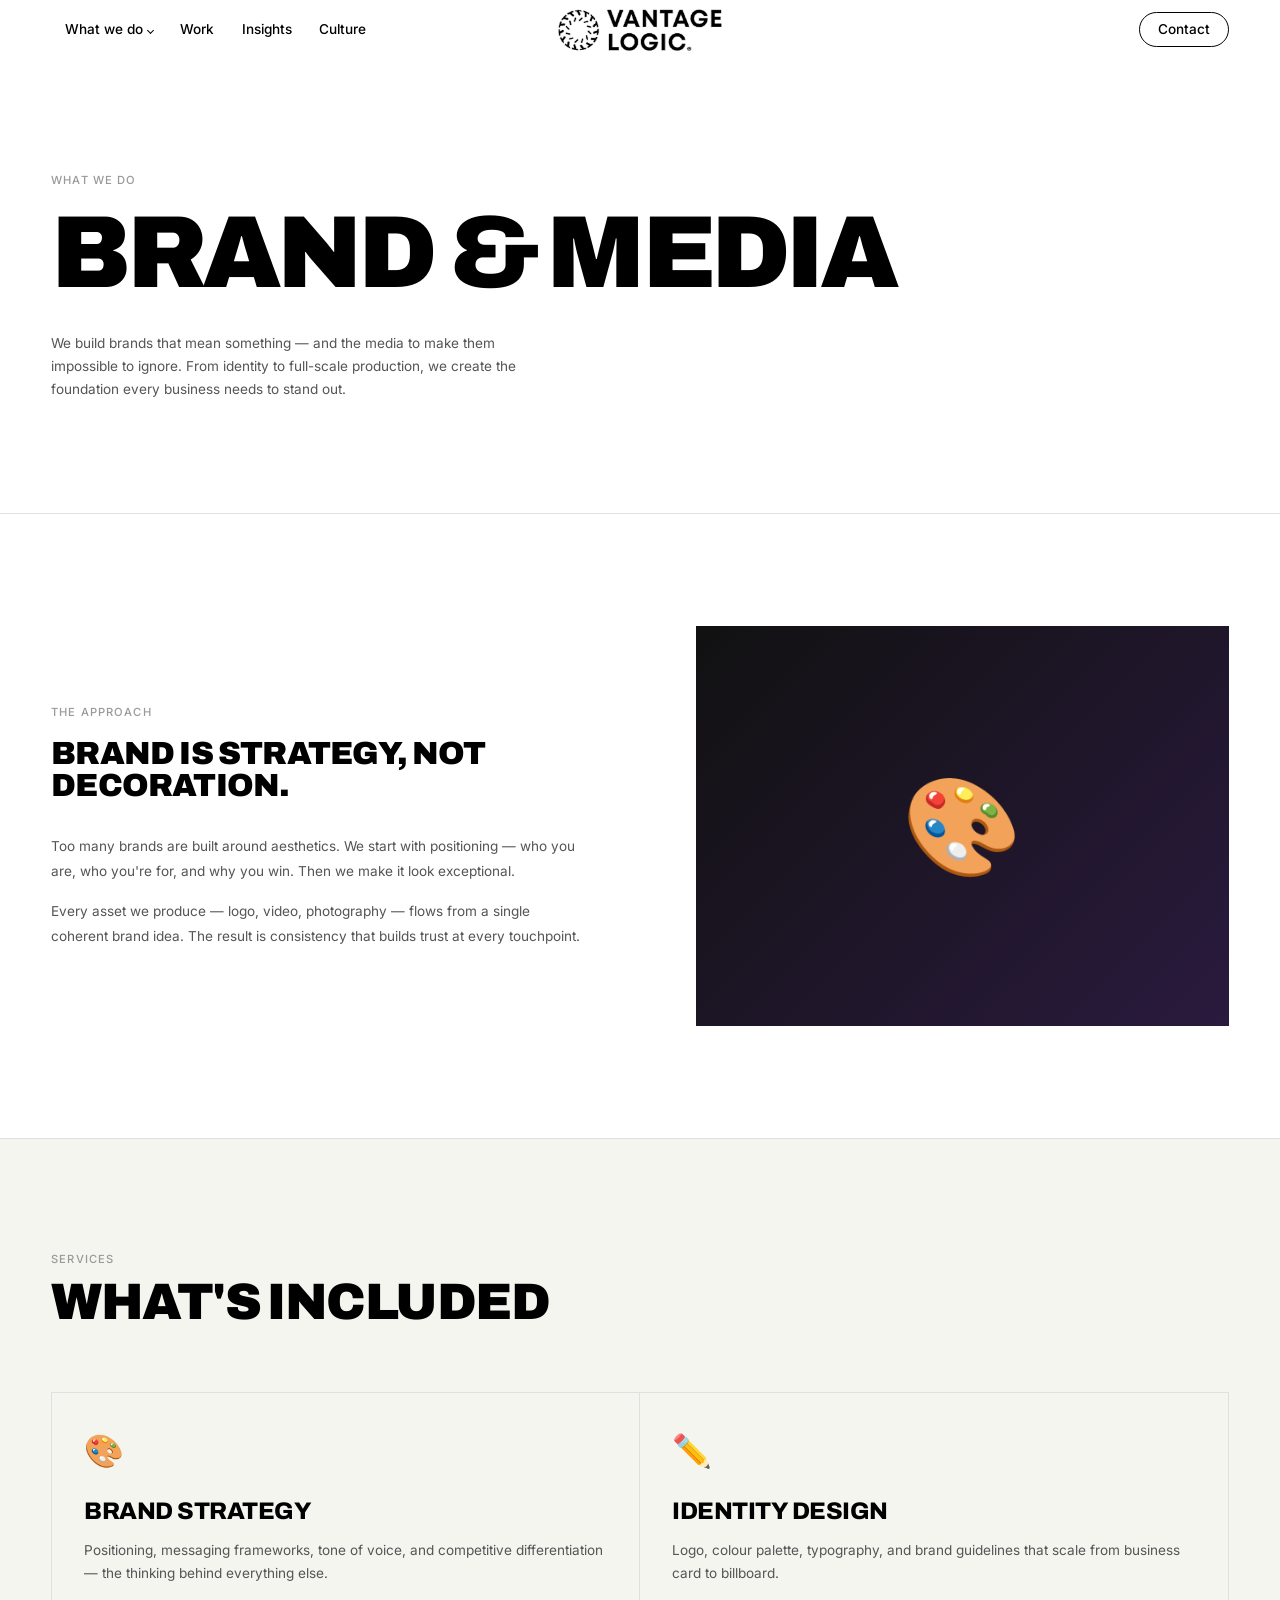
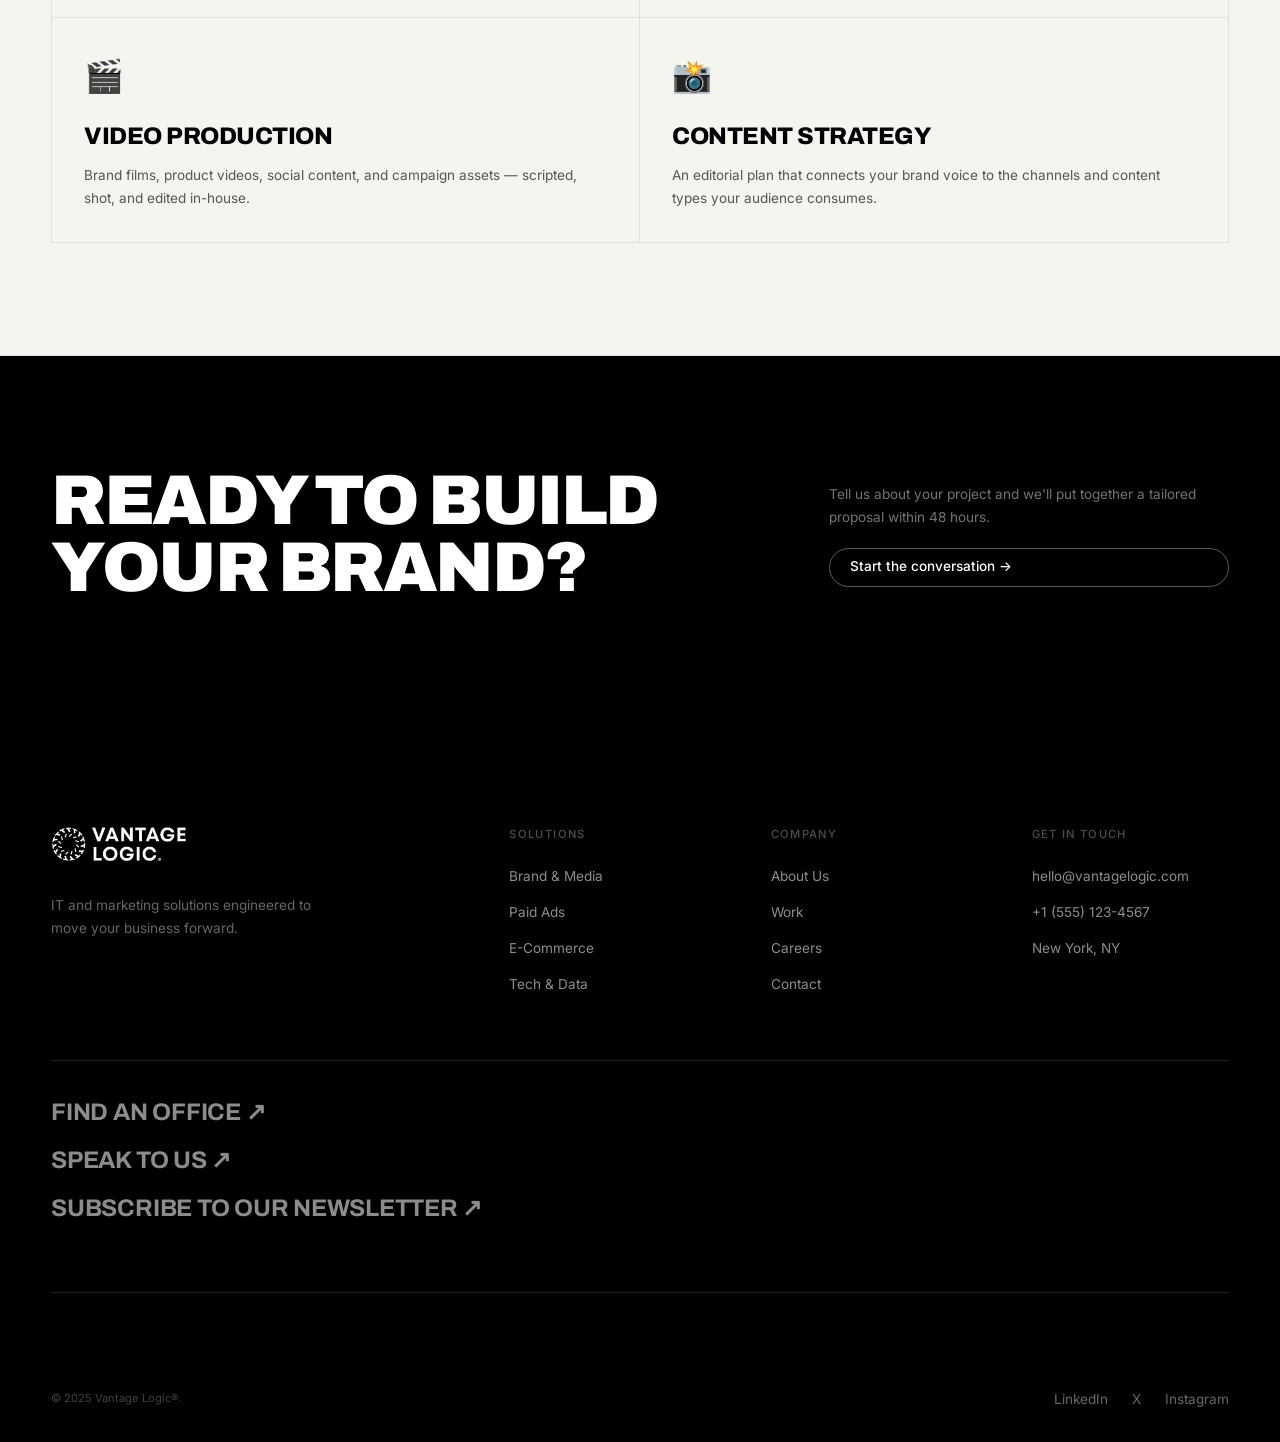
<file: pages/brand-media.html>
<!DOCTYPE html>
<html lang="en">
<head>
  <meta charset="UTF-8" /><meta name="viewport" content="width=device-width, initial-scale=1.0" />
  <title>Brand & Media | Vantage Logic®</title>
  <link rel="icon" type="image/png" href="../assets/images/favicon.png" />
  <link rel="preconnect" href="https://fonts.googleapis.com">
  <link rel="preconnect" href="https://fonts.gstatic.com" crossorigin>
  <link rel="stylesheet" href="https://fonts.googleapis.com/css2?family=Inter:wght@300;400;500;600&family=Archivo:ital,wght@0,400;0,500;0,600;0,700;0,800;0,900;1,400;1,800&display=swap">
  <link rel="stylesheet" href="../css/main.css" />
  <style>
    .service-grid{display:grid;grid-template-columns:repeat(2,1fr);gap:0;border:1px solid var(--c-border)}
    .service-card{padding:var(--sp-md);border-right:1px solid var(--c-border);border-bottom:1px solid var(--c-border)}
    .service-card:nth-child(even){border-right:none}
    .service-card:nth-last-child(-n+2){border-bottom:none}
    .service-icon{font-size:2rem;margin-bottom:1rem}
    .service-name{font-family:var(--f-display);font-size:var(--t-lg);font-weight:800;letter-spacing:-0.02em;margin-bottom:0.5rem;text-transform:uppercase}
    .service-desc{font-size:var(--t-sm);color:var(--c-text-mid);line-height:1.7}
    .approach-grid{display:grid;grid-template-columns:1fr 1fr;gap:var(--sp-xl);align-items:center}
    .approach-visual{aspect-ratio:4/3;display:flex;align-items:center;justify-content:center;font-size:6rem}
    @media(max-width:900px){.service-grid{grid-template-columns:1fr}.service-card{border-right:none}.service-card:nth-last-child(-n+2){border-bottom:1px solid var(--c-border)}.service-card:last-child{border-bottom:none}.approach-grid{grid-template-columns:1fr}}
  </style>
</head>
<body>
<div id="page-loader"><div class="loader-inner"><div style="font-family:Archivo,sans-serif;font-weight:900;font-size:1.1rem;letter-spacing:0.06em;color:#000;">VANTAGE LOGIC®</div><div class="loader-track"><div class="loader-fill"></div></div></div></div>
<div id="scroll-progress"></div>

<nav id="nav">
  <div class="nav-inner">
    <ul class="nav-links">
      <li class="has-dd"><a href="#">What we do</a>
        <div class="nav-dd"><a href="brand-media.html">Brand &amp; Media</a><a href="paid-ads.html">Paid Ads</a><a href="ecommerce.html">E-Commerce</a><a href="web-software.html">Web &amp; Software</a></div>
      </li>
      <li><a href="work.html">Work</a></li>
      <li><a href="#">Insights</a></li>
      <li><a href="about.html">Culture</a></li>
    </ul>
    <a href="../index.html" class="nav-logo"><img src="../assets/images/logo-dark.png" alt="Vantage Logic" /></a>
    <div class="nav-right"><a href="contact.html" class="nav-cta">Contact</a><button class="hamburger" aria-label="Menu"><span></span><span></span><span></span></button></div>
  </div>
</nav>
<div id="mobile-menu">
  <a href="brand-media.html">Brand &amp; Media</a><a href="paid-ads.html">Paid Ads</a><a href="ecommerce.html">E-Commerce</a><a href="web-software.html">Web &amp; Software</a>
  <a href="work.html">Work</a><a href="about.html">Culture</a><a href="careers.html">Careers</a>
  <a href="contact.html" class="mob-cta">Contact →</a>
</div>

<section class="page-hero">
  <div class="wrap">
    <p class="upper light" style="margin-bottom:1rem;font-size:var(--t-xs);" data-reveal>What we do</p>
    <h1 class="page-hl" data-reveal>Brand &amp; Media</h1>
    <p class="page-sub" data-reveal>We build brands that mean something — and the media to make them impossible to ignore. From identity to full-scale production, we create the foundation every business needs to stand out.</p>
  </div>
</section>

<section class="section border-b">
  <div class="wrap">
    <div class="approach-grid" data-reveal>
      <div>
        <p class="upper light" style="margin-bottom:1rem;font-size:var(--t-xs);">The approach</p>
        <h2 class="t-xl" style="text-transform:uppercase;margin-bottom:var(--sp-md);">Brand is strategy, not decoration.</h2>
        <p style="color:var(--c-text-mid);line-height:1.8;margin-bottom:1rem;font-size:var(--t-sm);">Too many brands are built around aesthetics. We start with positioning — who you are, who you're for, and why you win. Then we make it look exceptional.</p>
        <p style="color:var(--c-text-mid);line-height:1.8;font-size:var(--t-sm);">Every asset we produce — logo, video, photography — flows from a single coherent brand idea. The result is consistency that builds trust at every touchpoint.</p>
      </div>
      <div class="approach-visual" style="background:linear-gradient(135deg,#111,#2a1a3e);">🎨</div>
    </div>
  </div>
</section>

<section class="section border-b off">
  <div class="wrap">
    <div style="margin-bottom:var(--sp-lg);" data-reveal>
      <p class="upper light" style="margin-bottom:0.5rem;font-size:var(--t-xs);">Services</p>
      <h2 class="t-2xl">What's included</h2>
    </div>
    <div class="service-grid" data-stagger>
      <div class="service-card"><div class="service-icon">🎨</div><div class="service-name">Brand Strategy</div><div class="service-desc">Positioning, messaging frameworks, tone of voice, and competitive differentiation — the thinking behind everything else.</div></div>
      <div class="service-card"><div class="service-icon">✏️</div><div class="service-name">Identity Design</div><div class="service-desc">Logo, colour palette, typography, and brand guidelines that scale from business card to billboard.</div></div>
      <div class="service-card"><div class="service-icon">🎬</div><div class="service-name">Video Production</div><div class="service-desc">Brand films, product videos, social content, and campaign assets — scripted, shot, and edited in-house.</div></div>
      <div class="service-card"><div class="service-icon">📸</div><div class="service-name">Content Strategy</div><div class="service-desc">An editorial plan that connects your brand voice to the channels and content types your audience consumes.</div></div>
    </div>
  </div>
</section>

<section class="cta-band">
  <div class="wrap">
    <div class="cta-inner">
      <h2 class="cta-hl">Ready to build your brand?</h2>
      <div class="cta-right">
        <p class="cta-sub">Tell us about your project and we'll put together a tailored proposal within 48 hours.</p>
        <a href="contact.html" class="btn btn-outline-white">Start the conversation →</a>
      </div>
    </div>
  </div>
</section>

<footer id="footer">
  <div class="wrap">
    <div class="footer-top">
      <div><img src="../assets/images/logo-white.png" alt="Vantage Logic" class="footer-logo-img" /><p class="footer-tagline">IT and marketing solutions engineered to move your business forward.</p></div>
      <div class="footer-col"><div class="footer-col-label">Solutions</div><ul><li><a href="brand-media.html">Brand &amp; Media</a></li><li><a href="paid-ads.html">Paid Ads</a></li><li><a href="ecommerce.html">E-Commerce</a></li><li><a href="web-software.html">Tech &amp; Data</a></li></ul></div>
      <div class="footer-col"><div class="footer-col-label">Company</div><ul><li><a href="about.html">About Us</a></li><li><a href="work.html">Work</a></li><li><a href="careers.html">Careers</a></li><li><a href="contact.html">Contact</a></li></ul></div>
      <div class="footer-col"><div class="footer-col-label">Get in touch</div><ul><li><a href="mailto:hello@vantagelogic.com">hello@vantagelogic.com</a></li><li><a href="tel:+15551234567">+1 (555) 123-4567</a></li><li><a href="#">New York, NY</a></li></ul></div>
    </div>
    <div class="footer-contact-links"><a href="contact.html">Find an office ↗</a><a href="contact.html">Speak to us ↗</a><a href="#">Subscribe to our newsletter ↗</a></div>
    <div class="footer-bottom"><p class="footer-copy">&copy; 2025 Vantage Logic®.</p><div class="footer-socials"><a href="#">LinkedIn</a><a href="#">X</a><a href="#">Instagram</a></div></div>
  </div>
</footer>
<script src="../js/main.js"></script>
</body>
</html>
</file>
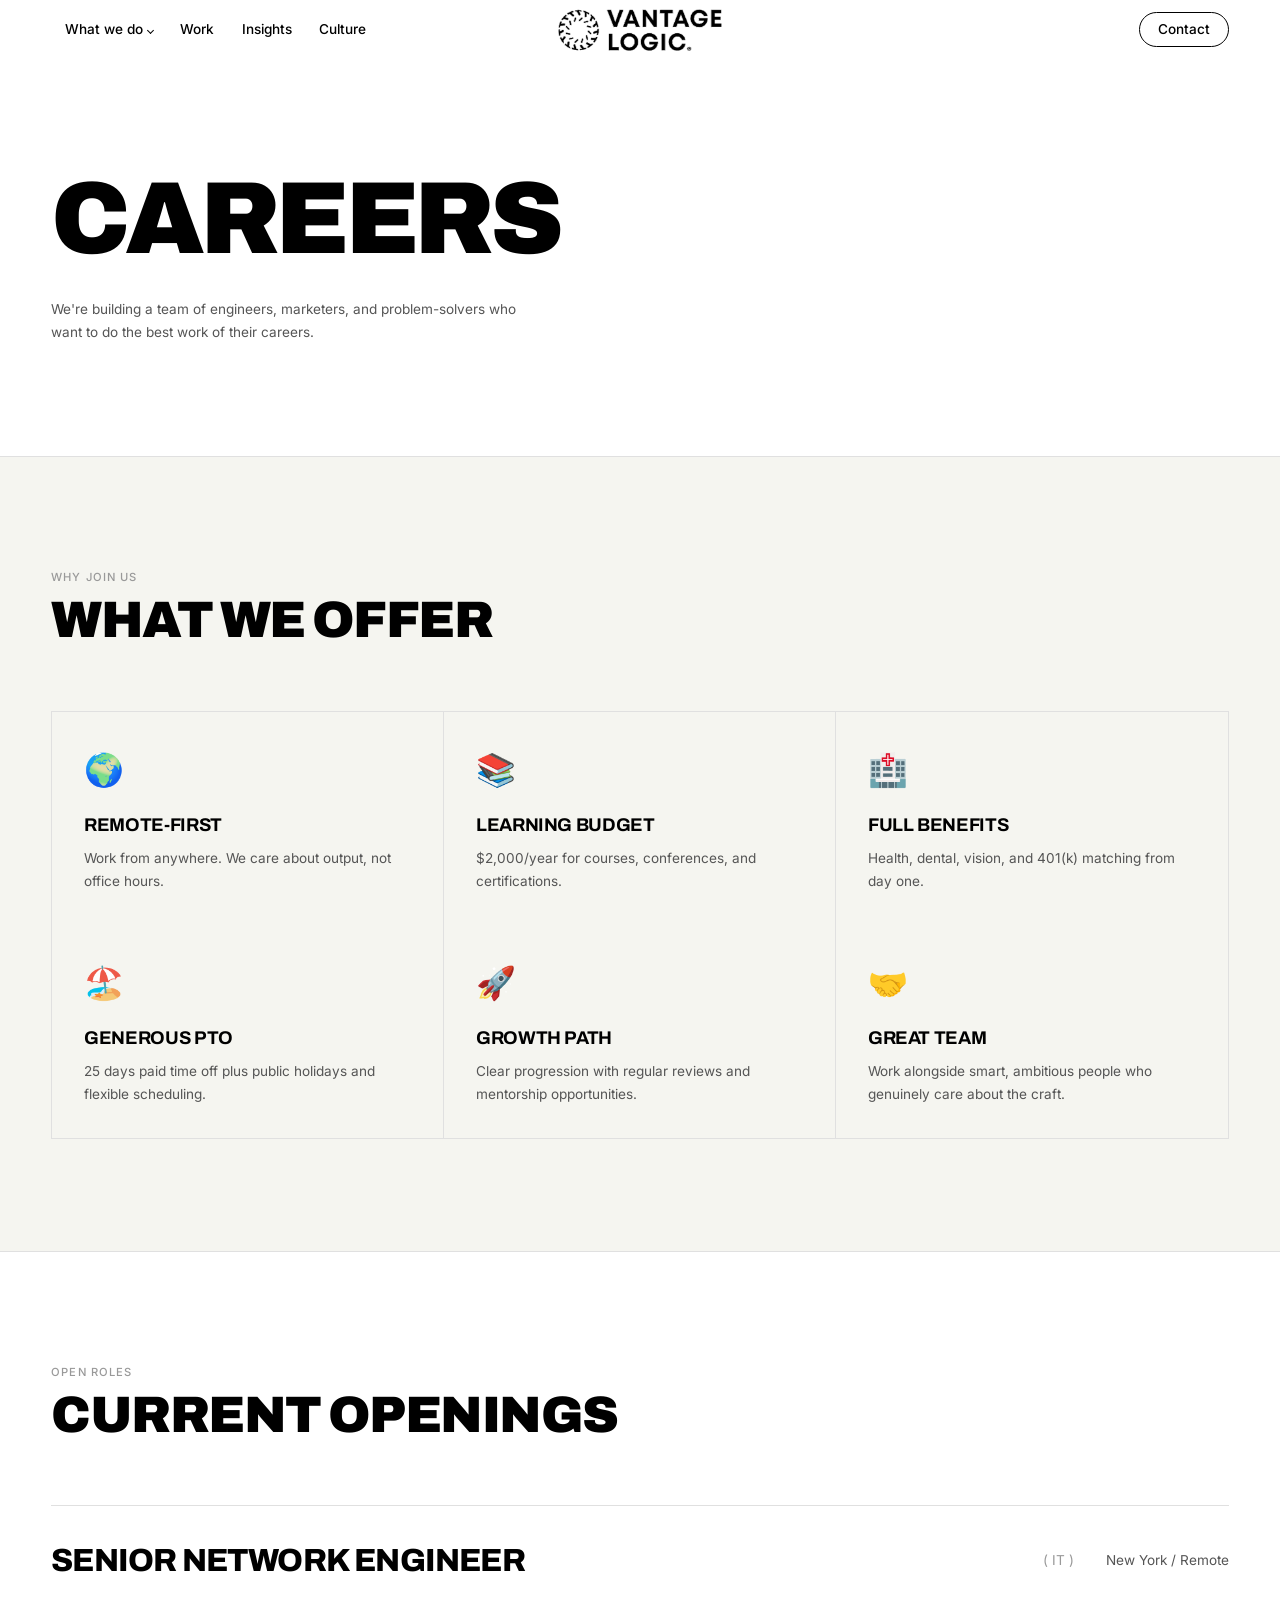
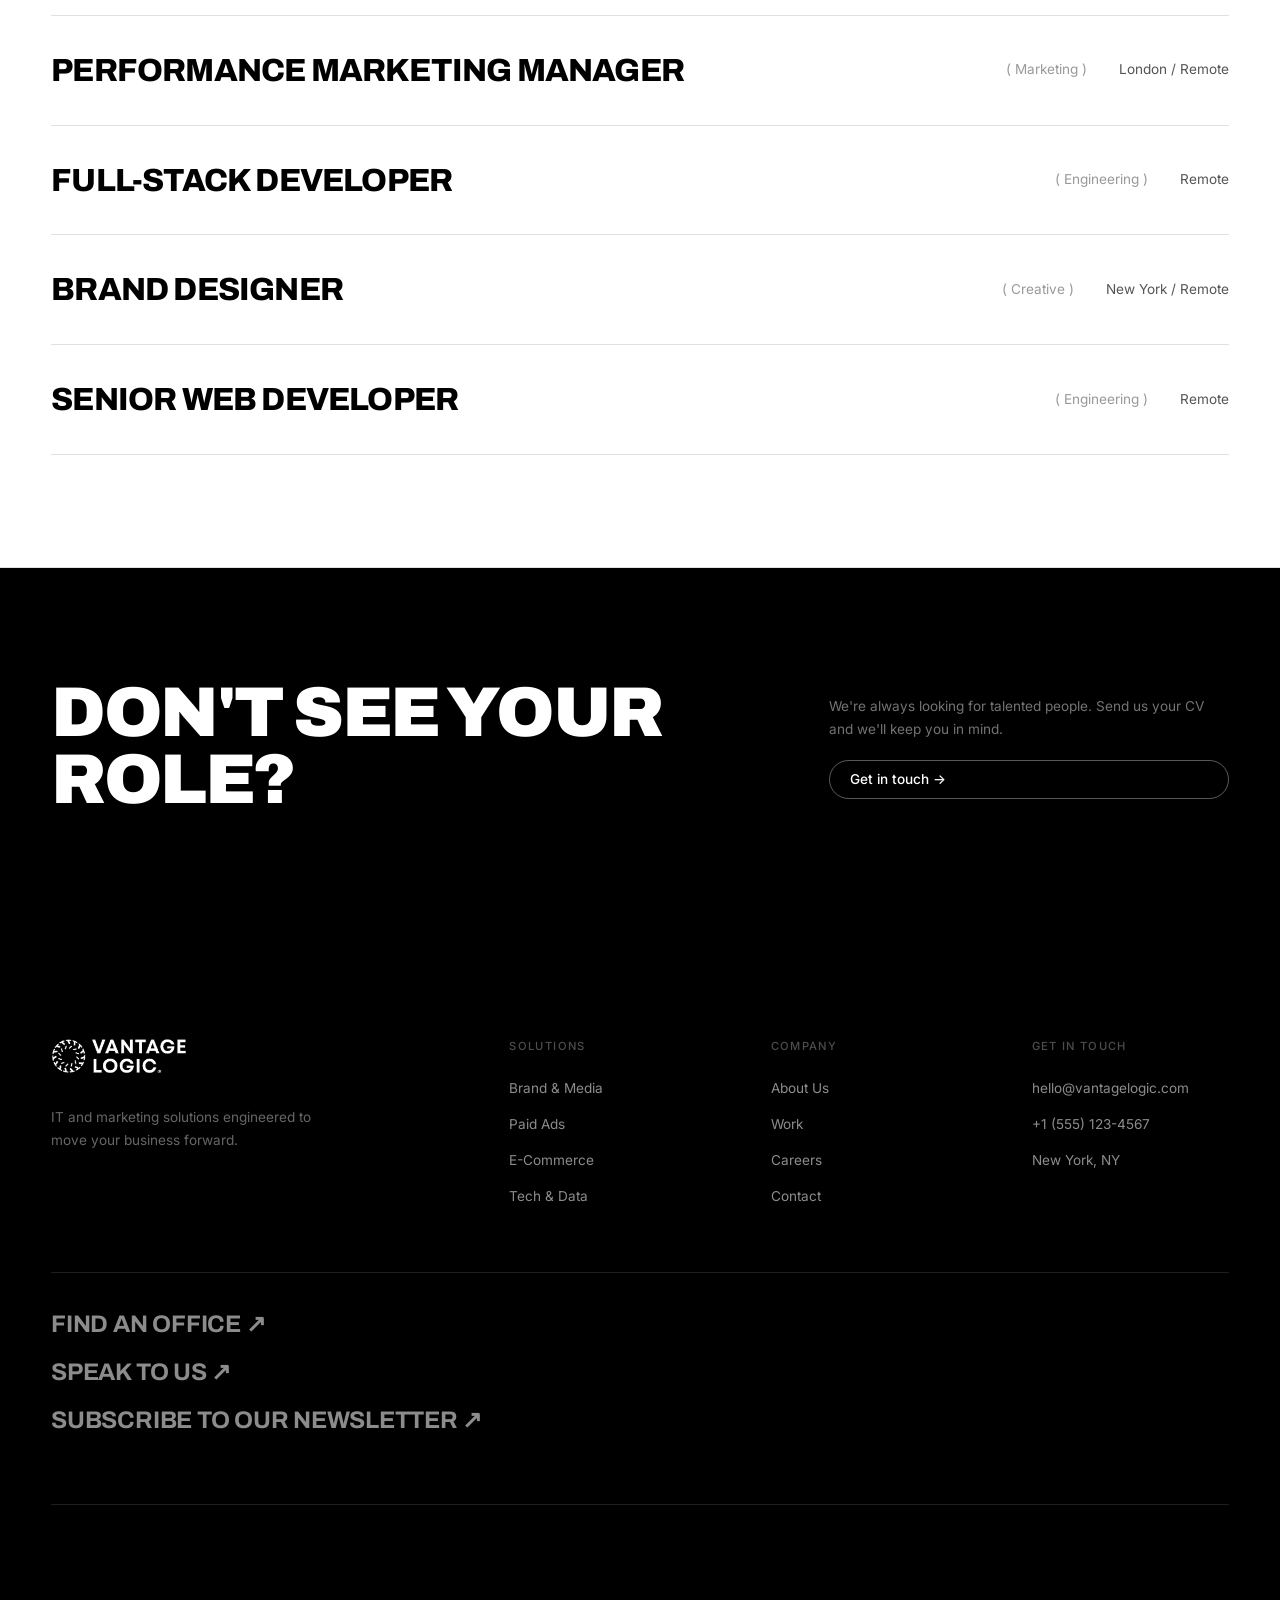
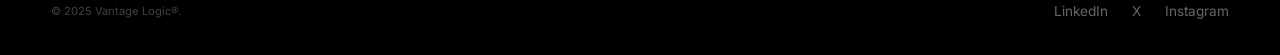
<file: pages/careers.html>
<!DOCTYPE html>
<html lang="en">
<head>
  <meta charset="UTF-8" /><meta name="viewport" content="width=device-width, initial-scale=1.0" />
  <title>Careers | Vantage Logic®</title>
  <meta name="description" content="Join Vantage Logic — careers in IT engineering and marketing." />
  <link rel="icon" type="image/png" href="../assets/images/favicon.png" />
  <link rel="preconnect" href="https://fonts.googleapis.com">
  <link rel="preconnect" href="https://fonts.gstatic.com" crossorigin>
  <link rel="stylesheet" href="https://fonts.googleapis.com/css2?family=Inter:wght@300;400;500;600&family=Archivo:ital,wght@0,400;0,500;0,600;0,700;0,800;0,900;1,400;1,800&display=swap">
  <link rel="stylesheet" href="../css/main.css" />
  <style>
    .role-item {
      display:grid; grid-template-columns:1fr auto auto; align-items:center; gap:var(--sp-md);
      padding:1.8rem 0; border-bottom:1px solid var(--c-border);
      text-decoration:none; color:var(--c-text);
    }
    .role-item:first-child { border-top:1px solid var(--c-border); }
    .role-item:hover .role-title { opacity:0.4; }
    .role-title {
      font-family:var(--f-display); font-size:var(--t-xl); font-weight:800;
      text-transform:uppercase; letter-spacing:-0.025em; transition:opacity 0.25s;
    }
    .role-dept { font-size:var(--t-sm); color:var(--c-text-light); }
    .role-dept::before { content:'( '; }
    .role-dept::after { content:' )'; }
    .role-loc { font-size:var(--t-sm); color:var(--c-text-mid); }
    .perks-grid { display:grid; grid-template-columns:repeat(3,1fr); gap:0; border:1px solid var(--c-border); }
    .perk-item { padding:var(--sp-md); border-right:1px solid var(--c-border); }
    .perk-item:nth-child(3n) { border-right:none; }
    .perk-icon { font-size:2rem; margin-bottom:1rem; }
    .perk-title { font-family:var(--f-display); font-size:var(--t-md); font-weight:700; letter-spacing:-0.02em; margin-bottom:0.4rem; text-transform:uppercase; }
    .perk-desc { font-size:var(--t-sm); color:var(--c-text-mid); line-height:1.7; }
    @media(max-width:900px) {
      .role-item { grid-template-columns:1fr; gap:0.3rem; }
      .perks-grid { grid-template-columns:1fr; }
      .perk-item { border-right:none; border-bottom:1px solid var(--c-border); }
      .perk-item:last-child { border-bottom:none; }
    }
  </style>
</head>
<body>
<div id="page-loader"><div class="loader-inner"><div style="font-family:Archivo,sans-serif;font-weight:900;font-size:1.1rem;letter-spacing:0.06em;color:#000;">VANTAGE LOGIC®</div><div class="loader-track"><div class="loader-fill"></div></div></div></div>
<div id="scroll-progress"></div>

<nav id="nav">
  <div class="nav-inner">
    <ul class="nav-links">
      <li class="has-dd"><a href="#">What we do</a>
        <div class="nav-dd"><a href="brand-media.html">Brand &amp; Media</a><a href="paid-ads.html">Paid Ads</a><a href="ecommerce.html">E-Commerce</a><a href="web-software.html">Web &amp; Software</a></div>
      </li>
      <li><a href="work.html">Work</a></li>
      <li><a href="#">Insights</a></li>
      <li><a href="about.html">Culture</a></li>
    </ul>
    <a href="../index.html" class="nav-logo"><img src="../assets/images/logo-dark.png" alt="Vantage Logic" /></a>
    <div class="nav-right"><a href="contact.html" class="nav-cta">Contact</a><button class="hamburger" aria-label="Menu"><span></span><span></span><span></span></button></div>
  </div>
</nav>
<div id="mobile-menu">
  <a href="brand-media.html">Brand &amp; Media</a><a href="paid-ads.html">Paid Ads</a><a href="ecommerce.html">E-Commerce</a><a href="web-software.html">Web &amp; Software</a>
  <a href="work.html">Work</a><a href="about.html">Culture</a><a href="careers.html">Careers</a>
  <a href="contact.html" class="mob-cta">Contact →</a>
</div>

<section class="page-hero">
  <div class="wrap">
    <h1 class="page-hl" data-reveal>Careers</h1>
    <p class="page-sub" data-reveal>We're building a team of engineers, marketers, and problem-solvers who want to do the best work of their careers.</p>
  </div>
</section>

<!-- PERKS -->
<section class="section border-b off">
  <div class="wrap">
    <div style="margin-bottom:var(--sp-lg);" data-reveal>
      <p class="upper light" style="margin-bottom:0.5rem;font-size:var(--t-xs);">Why join us</p>
      <h2 class="t-2xl">What we offer</h2>
    </div>
    <div class="perks-grid" data-stagger>
      <div class="perk-item"><div class="perk-icon">🌍</div><div class="perk-title">Remote-first</div><div class="perk-desc">Work from anywhere. We care about output, not office hours.</div></div>
      <div class="perk-item"><div class="perk-icon">📚</div><div class="perk-title">Learning budget</div><div class="perk-desc">$2,000/year for courses, conferences, and certifications.</div></div>
      <div class="perk-item"><div class="perk-icon">🏥</div><div class="perk-title">Full benefits</div><div class="perk-desc">Health, dental, vision, and 401(k) matching from day one.</div></div>
      <div class="perk-item"><div class="perk-icon">🏖️</div><div class="perk-title">Generous PTO</div><div class="perk-desc">25 days paid time off plus public holidays and flexible scheduling.</div></div>
      <div class="perk-item"><div class="perk-icon">🚀</div><div class="perk-title">Growth path</div><div class="perk-desc">Clear progression with regular reviews and mentorship opportunities.</div></div>
      <div class="perk-item"><div class="perk-icon">🤝</div><div class="perk-title">Great team</div><div class="perk-desc">Work alongside smart, ambitious people who genuinely care about the craft.</div></div>
    </div>
  </div>
</section>

<!-- OPEN ROLES -->
<section class="section border-b">
  <div class="wrap">
    <div style="margin-bottom:var(--sp-lg);" data-reveal>
      <p class="upper light" style="margin-bottom:0.5rem;font-size:var(--t-xs);">Open roles</p>
      <h2 class="t-2xl">Current openings</h2>
    </div>
    <div data-stagger>
      <a href="#" class="role-item"><div class="role-title">Senior Network Engineer</div><span class="role-dept">IT</span><span class="role-loc">New York / Remote</span></a>
      <a href="#" class="role-item"><div class="role-title">Performance Marketing Manager</div><span class="role-dept">Marketing</span><span class="role-loc">London / Remote</span></a>
      <a href="#" class="role-item"><div class="role-title">Full-Stack Developer</div><span class="role-dept">Engineering</span><span class="role-loc">Remote</span></a>
      <a href="#" class="role-item"><div class="role-title">Brand Designer</div><span class="role-dept">Creative</span><span class="role-loc">New York / Remote</span></a>
      <a href="#" class="role-item"><div class="role-title">Senior Web Developer</div><span class="role-dept">Engineering</span><span class="role-loc">Remote</span></a>
    </div>
  </div>
</section>

<section class="cta-band">
  <div class="wrap">
    <div class="cta-inner">
      <h2 class="cta-hl">Don't see your role?</h2>
      <div class="cta-right">
        <p class="cta-sub">We're always looking for talented people. Send us your CV and we'll keep you in mind.</p>
        <a href="contact.html" class="btn btn-outline-white">Get in touch →</a>
      </div>
    </div>
  </div>
</section>

<footer id="footer">
  <div class="wrap">
    <div class="footer-top">
      <div><img src="../assets/images/logo-white.png" alt="Vantage Logic" class="footer-logo-img" /><p class="footer-tagline">IT and marketing solutions engineered to move your business forward.</p></div>
      <div class="footer-col"><div class="footer-col-label">Solutions</div><ul><li><a href="brand-media.html">Brand &amp; Media</a></li><li><a href="paid-ads.html">Paid Ads</a></li><li><a href="ecommerce.html">E-Commerce</a></li><li><a href="web-software.html">Tech &amp; Data</a></li></ul></div>
      <div class="footer-col"><div class="footer-col-label">Company</div><ul><li><a href="about.html">About Us</a></li><li><a href="work.html">Work</a></li><li><a href="careers.html">Careers</a></li><li><a href="contact.html">Contact</a></li></ul></div>
      <div class="footer-col"><div class="footer-col-label">Get in touch</div><ul><li><a href="mailto:hello@vantagelogic.com">hello@vantagelogic.com</a></li><li><a href="tel:+15551234567">+1 (555) 123-4567</a></li><li><a href="#">New York, NY</a></li></ul></div>
    </div>
    <div class="footer-contact-links"><a href="contact.html">Find an office ↗</a><a href="contact.html">Speak to us ↗</a><a href="#">Subscribe to our newsletter ↗</a></div>
    <div class="footer-bottom"><p class="footer-copy">&copy; 2025 Vantage Logic®.</p><div class="footer-socials"><a href="#">LinkedIn</a><a href="#">X</a><a href="#">Instagram</a></div></div>
  </div>
</footer>
<script src="../js/main.js"></script>
</body>
</html>
</file>
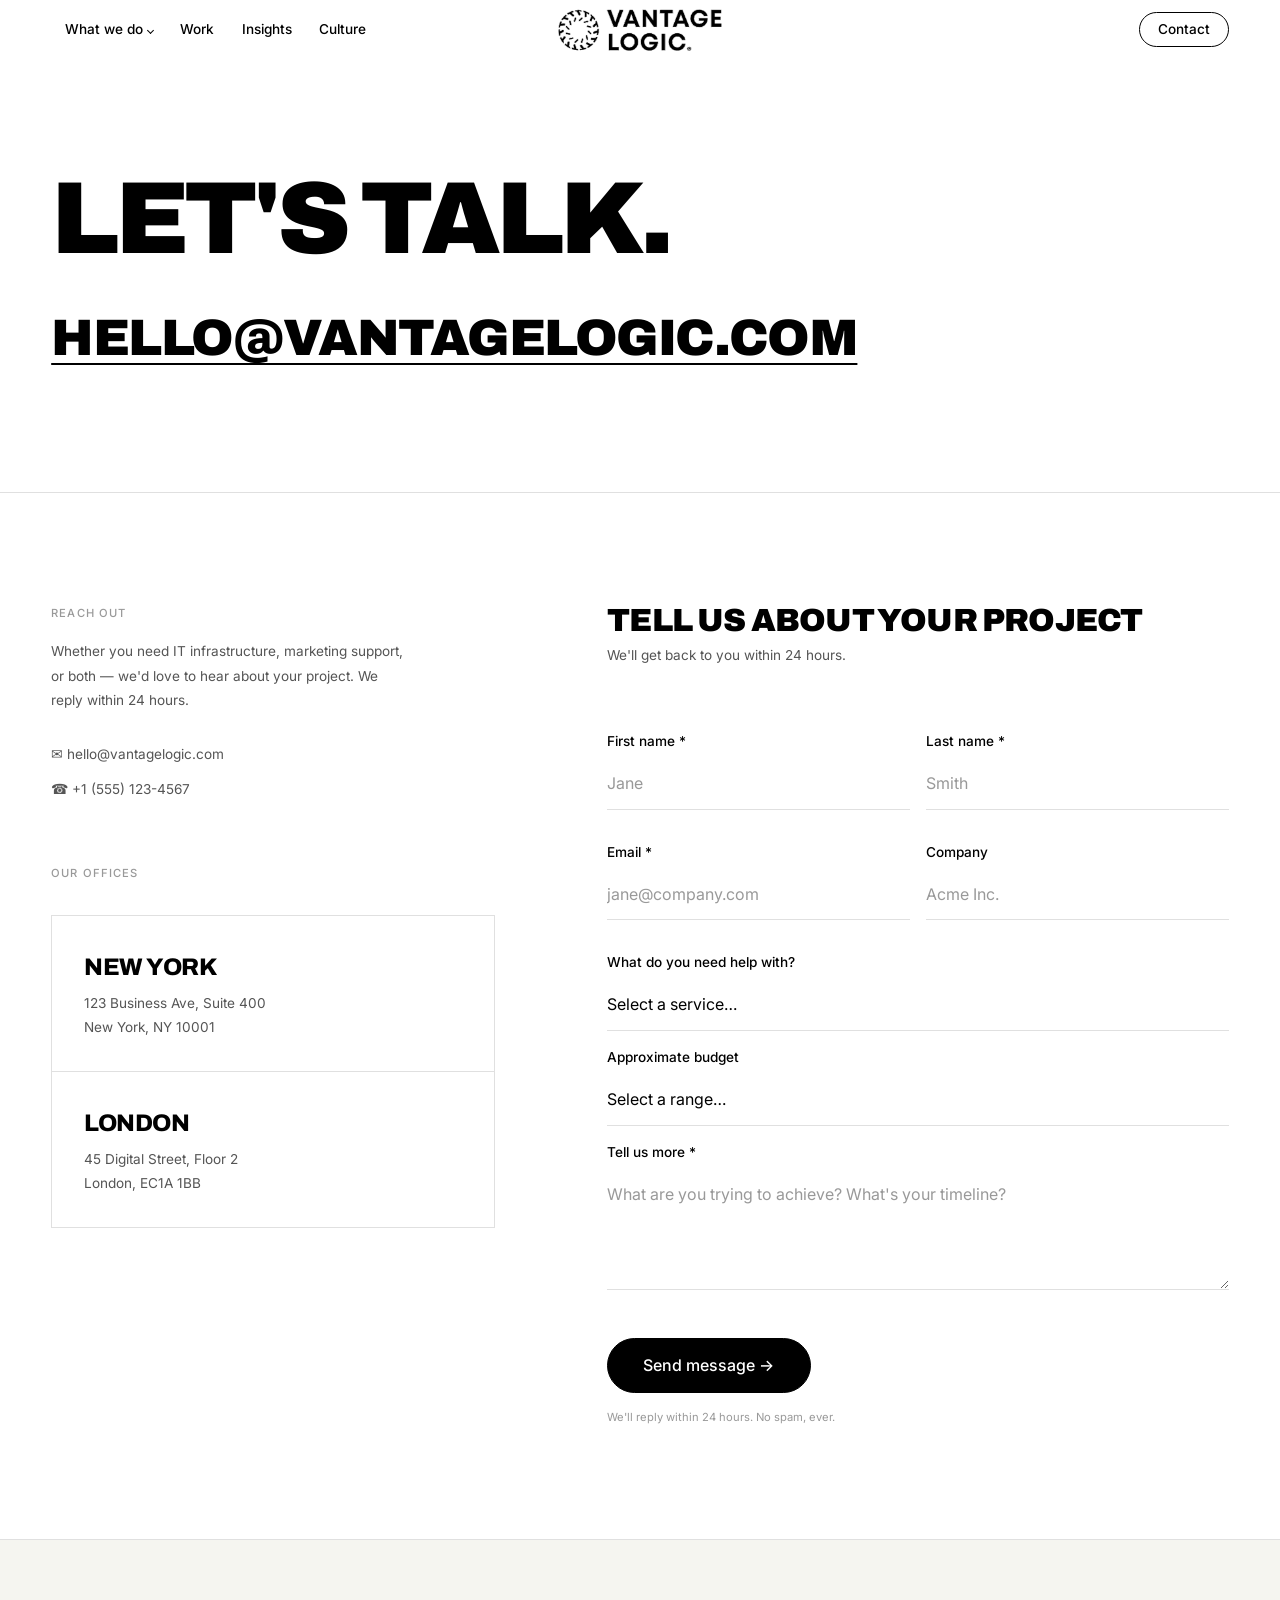
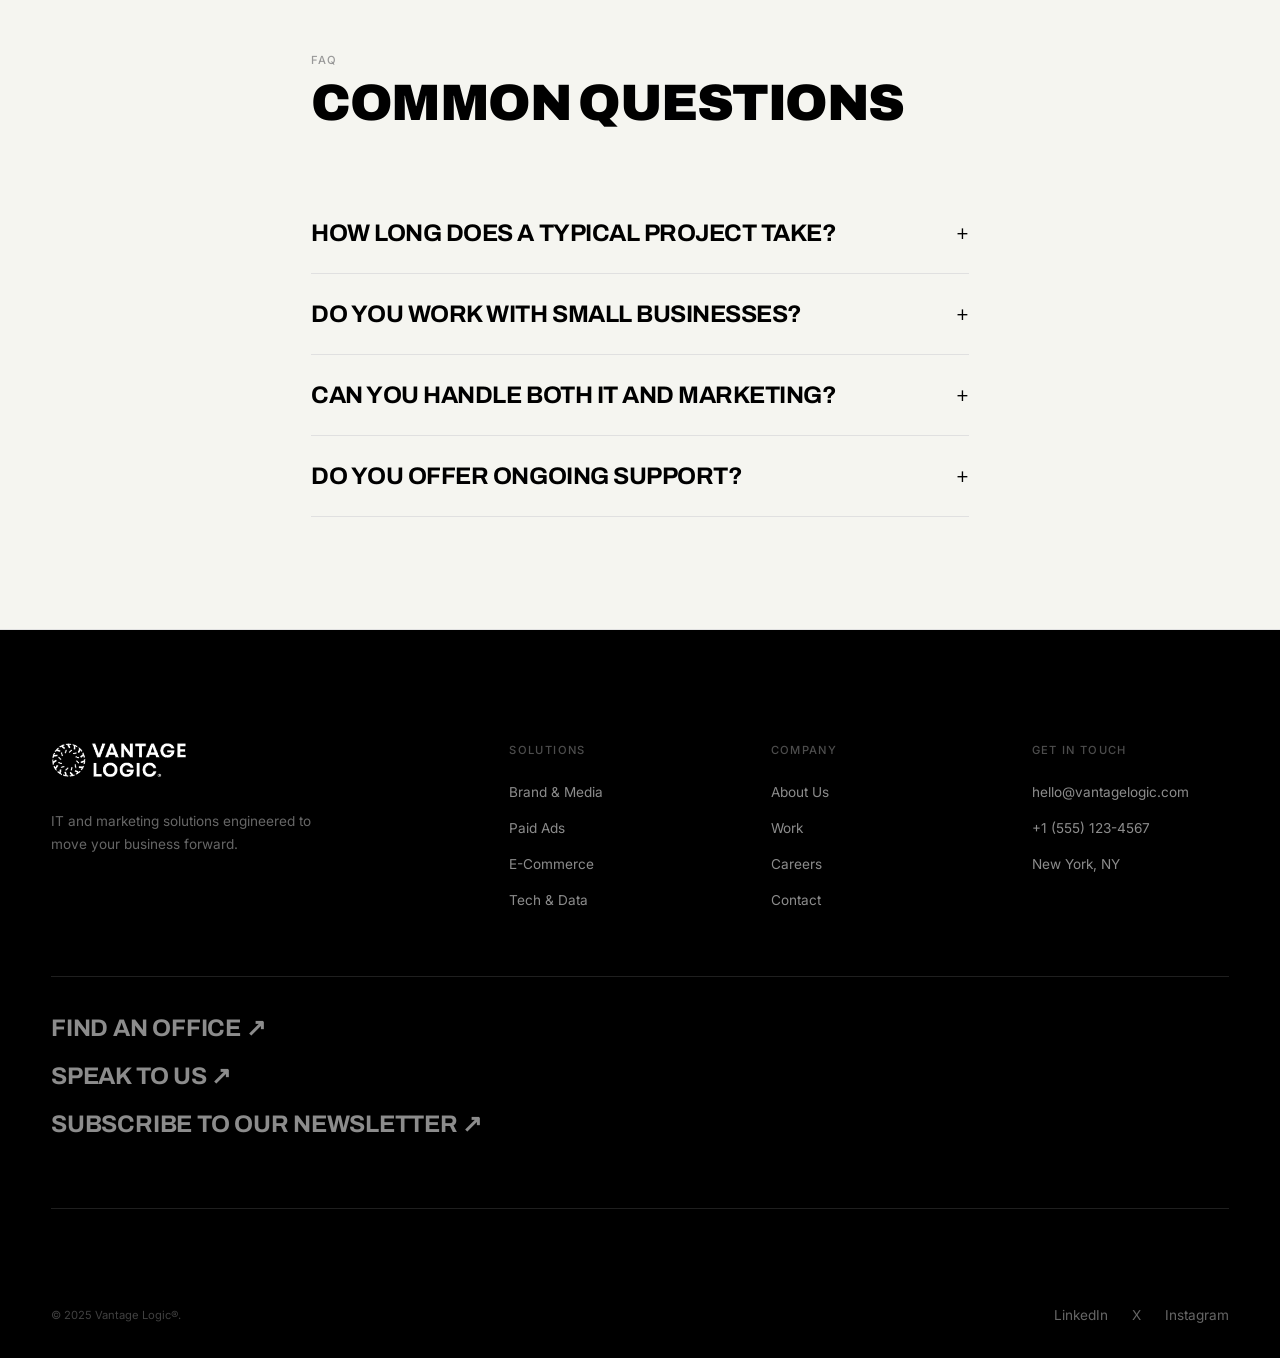
<file: pages/contact.html>
<!DOCTYPE html>
<html lang="en">
<head>
  <meta charset="UTF-8" /><meta name="viewport" content="width=device-width, initial-scale=1.0" />
  <title>Contact | Vantage Logic®</title>
  <meta name="description" content="Get in touch with Vantage Logic — IT and marketing agency." />
  <link rel="icon" type="image/png" href="../assets/images/favicon.png" />
  <link rel="preconnect" href="https://fonts.googleapis.com">
  <link rel="preconnect" href="https://fonts.gstatic.com" crossorigin>
  <link rel="stylesheet" href="https://fonts.googleapis.com/css2?family=Inter:wght@300;400;500;600&family=Archivo:ital,wght@0,400;0,500;0,600;0,700;0,800;0,900;1,400;1,800&display=swap">
  <link rel="stylesheet" href="../css/main.css" />
  <style>
    .contact-email-link { display:inline-block; font-family:var(--f-display); font-size:clamp(1.6rem,4vw,3.5rem); font-weight:900; letter-spacing:-0.03em; text-decoration:underline; text-underline-offset:8px; text-decoration-thickness:2px; color:var(--c-text); transition:opacity 0.2s; margin-top:var(--sp-md); text-transform:uppercase; }
    .contact-email-link:hover { opacity:0.4; }
    .contact-layout { display:grid; grid-template-columns:1fr 1.4fr; gap:var(--sp-xl); align-items:start; }
    .contact-sticky { position:sticky; top:calc(var(--nav-h) + 2rem); }
    .office-list { display:flex; flex-direction:column; border:1px solid var(--c-border); margin-top:var(--sp-md); }
    .office-item { padding:var(--sp-md); border-bottom:1px solid var(--c-border); }
    .office-item:last-child { border-bottom:none; }
    .office-city { font-family:var(--f-display); font-size:var(--t-lg); font-weight:800; letter-spacing:-0.02em; margin-bottom:0.4rem; text-transform:uppercase; }
    .office-addr { font-size:var(--t-sm); color:var(--c-text-mid); line-height:1.7; }
    .form-row-2 { display:grid; grid-template-columns:1fr 1fr; gap:var(--sp-sm); }
    @media(max-width:900px) { .contact-layout { grid-template-columns:1fr; } .contact-sticky { position:static; } }
    @media(max-width:500px) { .form-row-2 { grid-template-columns:1fr; } }
  </style>
</head>
<body>
<div id="page-loader"><div class="loader-inner"><div style="font-family:Archivo,sans-serif;font-weight:900;font-size:1.1rem;letter-spacing:0.06em;color:#000;">VANTAGE LOGIC®</div><div class="loader-track"><div class="loader-fill"></div></div></div></div>
<div id="scroll-progress"></div>

<nav id="nav">
  <div class="nav-inner">
    <ul class="nav-links">
      <li class="has-dd"><a href="#">What we do</a>
        <div class="nav-dd"><a href="brand-media.html">Brand &amp; Media</a><a href="paid-ads.html">Paid Ads</a><a href="ecommerce.html">E-Commerce</a><a href="web-software.html">Web &amp; Software</a></div>
      </li>
      <li><a href="work.html">Work</a></li>
      <li><a href="#">Insights</a></li>
      <li><a href="about.html">Culture</a></li>
    </ul>
    <a href="../index.html" class="nav-logo"><img src="../assets/images/logo-dark.png" alt="Vantage Logic" /></a>
    <div class="nav-right"><a href="contact.html" class="nav-cta">Contact</a><button class="hamburger" aria-label="Menu"><span></span><span></span><span></span></button></div>
  </div>
</nav>
<div id="mobile-menu">
  <a href="brand-media.html">Brand &amp; Media</a><a href="paid-ads.html">Paid Ads</a><a href="ecommerce.html">E-Commerce</a><a href="web-software.html">Web &amp; Software</a>
  <a href="work.html">Work</a><a href="about.html">Culture</a><a href="careers.html">Careers</a>
  <a href="contact.html" class="mob-cta">Contact →</a>
</div>

<section class="page-hero">
  <div class="wrap">
    <h1 class="page-hl" data-reveal>Let's talk.</h1>
    <a href="mailto:hello@vantagelogic.com" class="contact-email-link" data-reveal>hello@vantagelogic.com</a>
  </div>
</section>

<section class="section border-b">
  <div class="wrap">
    <div class="contact-layout">
      <div class="contact-sticky" data-reveal>
        <p class="upper light" style="margin-bottom:1rem;font-size:var(--t-xs);">Reach out</p>
        <p style="color:var(--c-text-mid);line-height:1.8;max-width:360px;margin-bottom:var(--sp-md);font-size:var(--t-sm);">Whether you need IT infrastructure, marketing support, or both — we'd love to hear about your project. We reply within 24 hours.</p>
        <div style="display:flex;flex-direction:column;gap:0.8rem;margin-bottom:var(--sp-lg);">
          <a href="mailto:hello@vantagelogic.com" style="font-size:var(--t-sm);color:var(--c-text-mid);transition:color 0.2s;">✉ hello@vantagelogic.com</a>
          <a href="tel:+15551234567" style="font-size:var(--t-sm);color:var(--c-text-mid);transition:color 0.2s;">☎ +1 (555) 123-4567</a>
        </div>
        <p class="upper light" style="margin-bottom:0.8rem;font-size:var(--t-xs);">Our offices</p>
        <div class="office-list">
          <div class="office-item"><div class="office-city">New York</div><div class="office-addr">123 Business Ave, Suite 400<br>New York, NY 10001</div></div>
          <div class="office-item"><div class="office-city">London</div><div class="office-addr">45 Digital Street, Floor 2<br>London, EC1A 1BB</div></div>
        </div>
      </div>
      <div data-reveal>
        <h2 class="t-xl" style="text-transform:uppercase;margin-bottom:0.5rem;">Tell us about your project</h2>
        <p style="color:var(--c-text-mid);font-size:var(--t-sm);margin-bottom:var(--sp-lg);">We'll get back to you within 24 hours.</p>
        <form data-form>
          <div class="form-row-2">
            <div class="form-group"><label class="form-label">First name *</label><input class="form-input" type="text" placeholder="Jane" required /></div>
            <div class="form-group"><label class="form-label">Last name *</label><input class="form-input" type="text" placeholder="Smith" required /></div>
          </div>
          <div class="form-row-2" style="margin-top:var(--sp-sm);">
            <div class="form-group"><label class="form-label">Email *</label><input class="form-input" type="email" placeholder="jane@company.com" required /></div>
            <div class="form-group"><label class="form-label">Company</label><input class="form-input" type="text" placeholder="Acme Inc." /></div>
          </div>
          <div class="form-group" style="margin-top:var(--sp-sm);"><label class="form-label">What do you need help with?</label><select class="form-select"><option value="" disabled selected>Select a service…</option><option>IT Infrastructure & Support</option><option>Performance Marketing</option><option>Web Design & Development</option><option>Brand & Creative</option><option>Something else</option></select></div>
          <div class="form-group" style="margin-top:var(--sp-sm);"><label class="form-label">Approximate budget</label><select class="form-select"><option value="" disabled selected>Select a range…</option><option>Under $10K</option><option>$10K – $25K</option><option>$25K – $50K</option><option>$50K – $100K</option><option>$100K+</option></select></div>
          <div class="form-group" style="margin-top:var(--sp-sm);"><label class="form-label">Tell us more *</label><textarea class="form-textarea" placeholder="What are you trying to achieve? What's your timeline?" required></textarea></div>
          <button type="submit" class="btn btn-filled" style="margin-top:var(--sp-md);padding:0.85em 2.2em;font-size:var(--t-base);">Send message →</button>
          <p style="font-size:var(--t-xs);color:var(--c-text-light);margin-top:1rem;">We'll reply within 24 hours. No spam, ever.</p>
        </form>
      </div>
    </div>
  </div>
</section>

<section class="section border-b off">
  <div class="wrap" style="max-width:760px;">
    <div data-reveal style="margin-bottom:var(--sp-lg);">
      <p class="upper light" style="margin-bottom:0.5rem;font-size:var(--t-xs);">FAQ</p>
      <h2 class="t-2xl">Common questions</h2>
    </div>
    <div data-reveal>
      <div class="accordion-item"><button class="accordion-trigger">How long does a typical project take? <span class="accordion-icon">+</span></button><div class="accordion-body"><div class="accordion-body-inner">It depends on scope. A marketing campaign setup takes 2–4 weeks. A website design and build typically runs 4–12 weeks. A full rebrand is 8–16 weeks. We'll give you a precise timeline during the scoping call.</div></div></div>
      <div class="accordion-item"><button class="accordion-trigger">Do you work with small businesses? <span class="accordion-icon">+</span></button><div class="accordion-body"><div class="accordion-body-inner">Absolutely. We work with businesses of all sizes — from growing SMBs to national enterprises. We have packages designed for earlier-stage companies that balance quality with budget pragmatism.</div></div></div>
      <div class="accordion-item"><button class="accordion-trigger">Can you handle both IT and marketing? <span class="accordion-icon">+</span></button><div class="accordion-body"><div class="accordion-body-inner">Yes — and this is where we shine. Many clients come to us for one service and discover the compounding value of the integrated approach. When your IT infrastructure and marketing work together, the results multiply.</div></div></div>
      <div class="accordion-item"><button class="accordion-trigger">Do you offer ongoing support? <span class="accordion-icon">+</span></button><div class="accordion-body"><div class="accordion-body-inner">Yes. Most clients move to a monthly retainer after their initial project for ongoing IT managed services or marketing management. Retainers start at $2,500/month.</div></div></div>
    </div>
  </div>
</section>

<footer id="footer">
  <div class="wrap">
    <div class="footer-top">
      <div><img src="../assets/images/logo-white.png" alt="Vantage Logic" class="footer-logo-img" /><p class="footer-tagline">IT and marketing solutions engineered to move your business forward.</p></div>
      <div class="footer-col"><div class="footer-col-label">Solutions</div><ul><li><a href="brand-media.html">Brand &amp; Media</a></li><li><a href="paid-ads.html">Paid Ads</a></li><li><a href="ecommerce.html">E-Commerce</a></li><li><a href="web-software.html">Tech &amp; Data</a></li></ul></div>
      <div class="footer-col"><div class="footer-col-label">Company</div><ul><li><a href="about.html">About Us</a></li><li><a href="work.html">Work</a></li><li><a href="careers.html">Careers</a></li><li><a href="contact.html">Contact</a></li></ul></div>
      <div class="footer-col"><div class="footer-col-label">Get in touch</div><ul><li><a href="mailto:hello@vantagelogic.com">hello@vantagelogic.com</a></li><li><a href="tel:+15551234567">+1 (555) 123-4567</a></li><li><a href="#">New York, NY</a></li></ul></div>
    </div>
    <div class="footer-contact-links"><a href="contact.html">Find an office ↗</a><a href="contact.html">Speak to us ↗</a><a href="#">Subscribe to our newsletter ↗</a></div>
    <div class="footer-bottom"><p class="footer-copy">&copy; 2025 Vantage Logic®.</p><div class="footer-socials"><a href="#">LinkedIn</a><a href="#">X</a><a href="#">Instagram</a></div></div>
  </div>
</footer>
<script src="../js/main.js"></script>
</body>
</html>
</file>
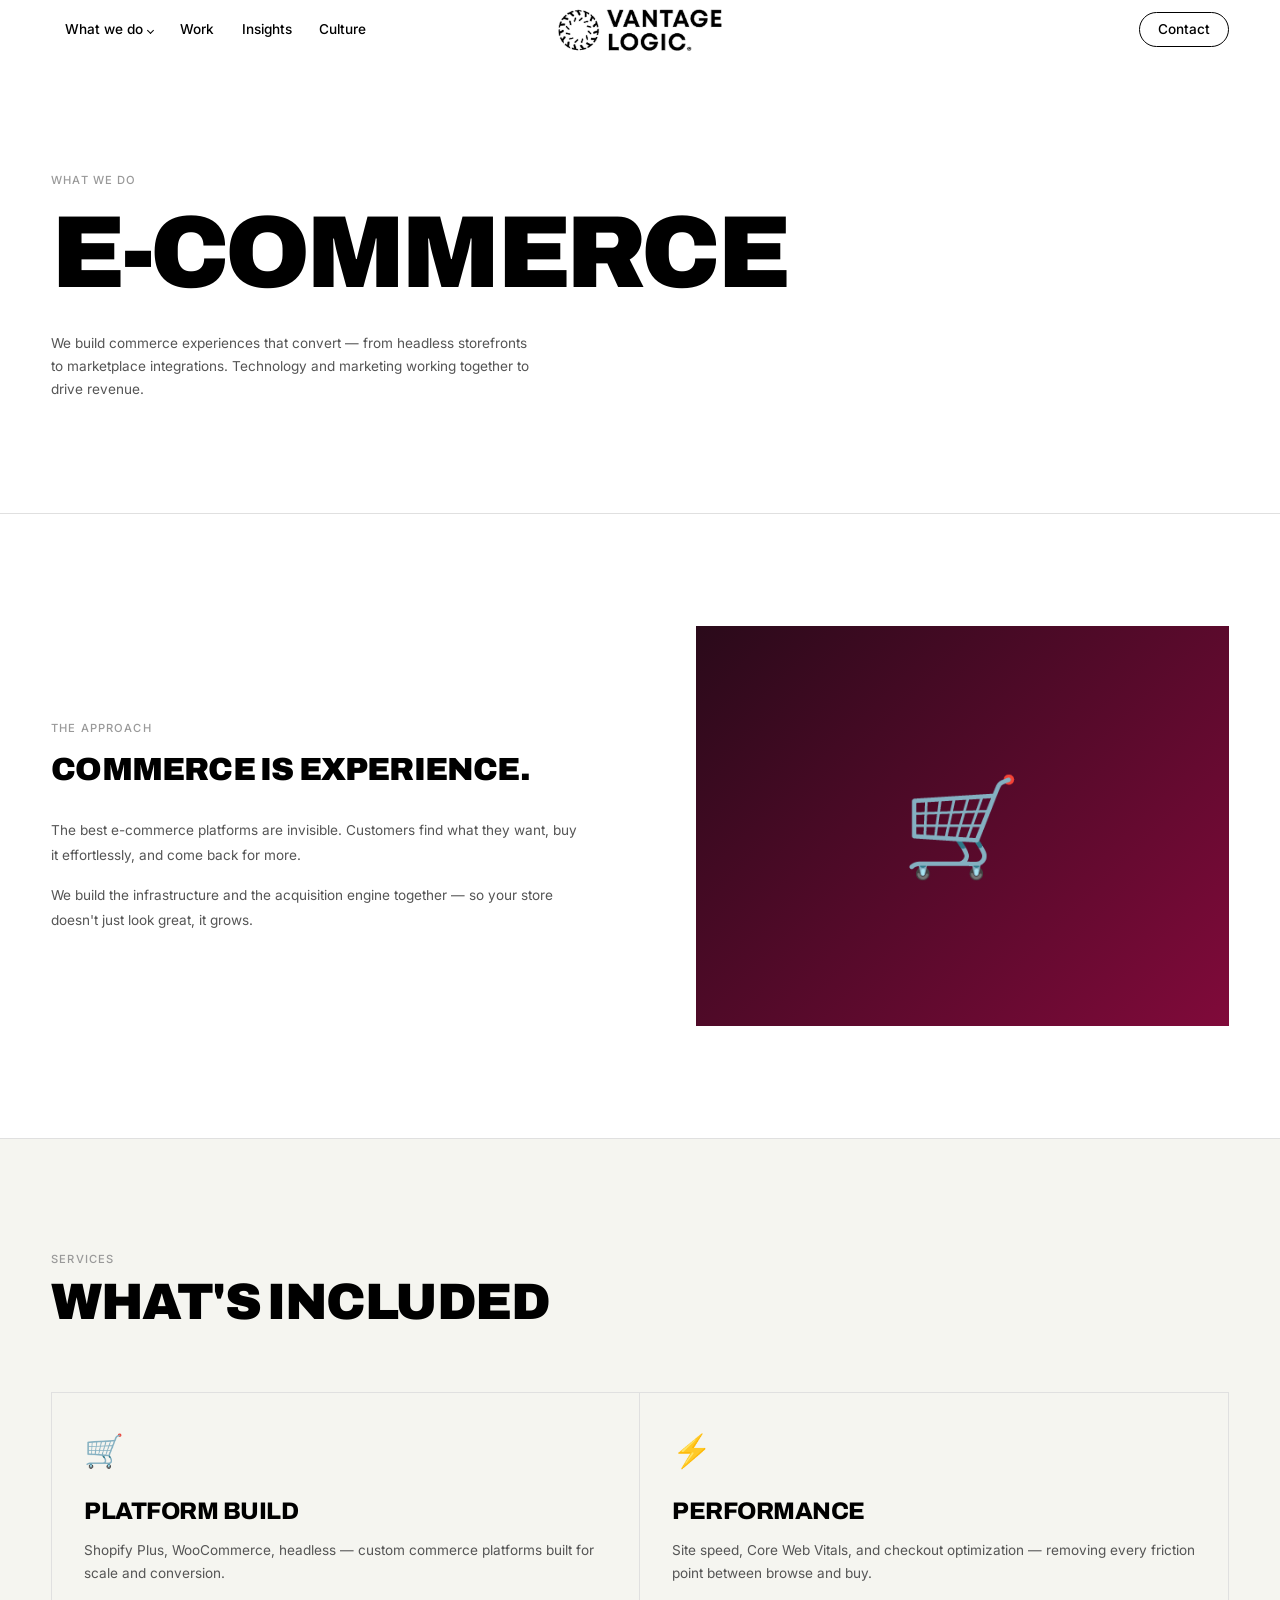
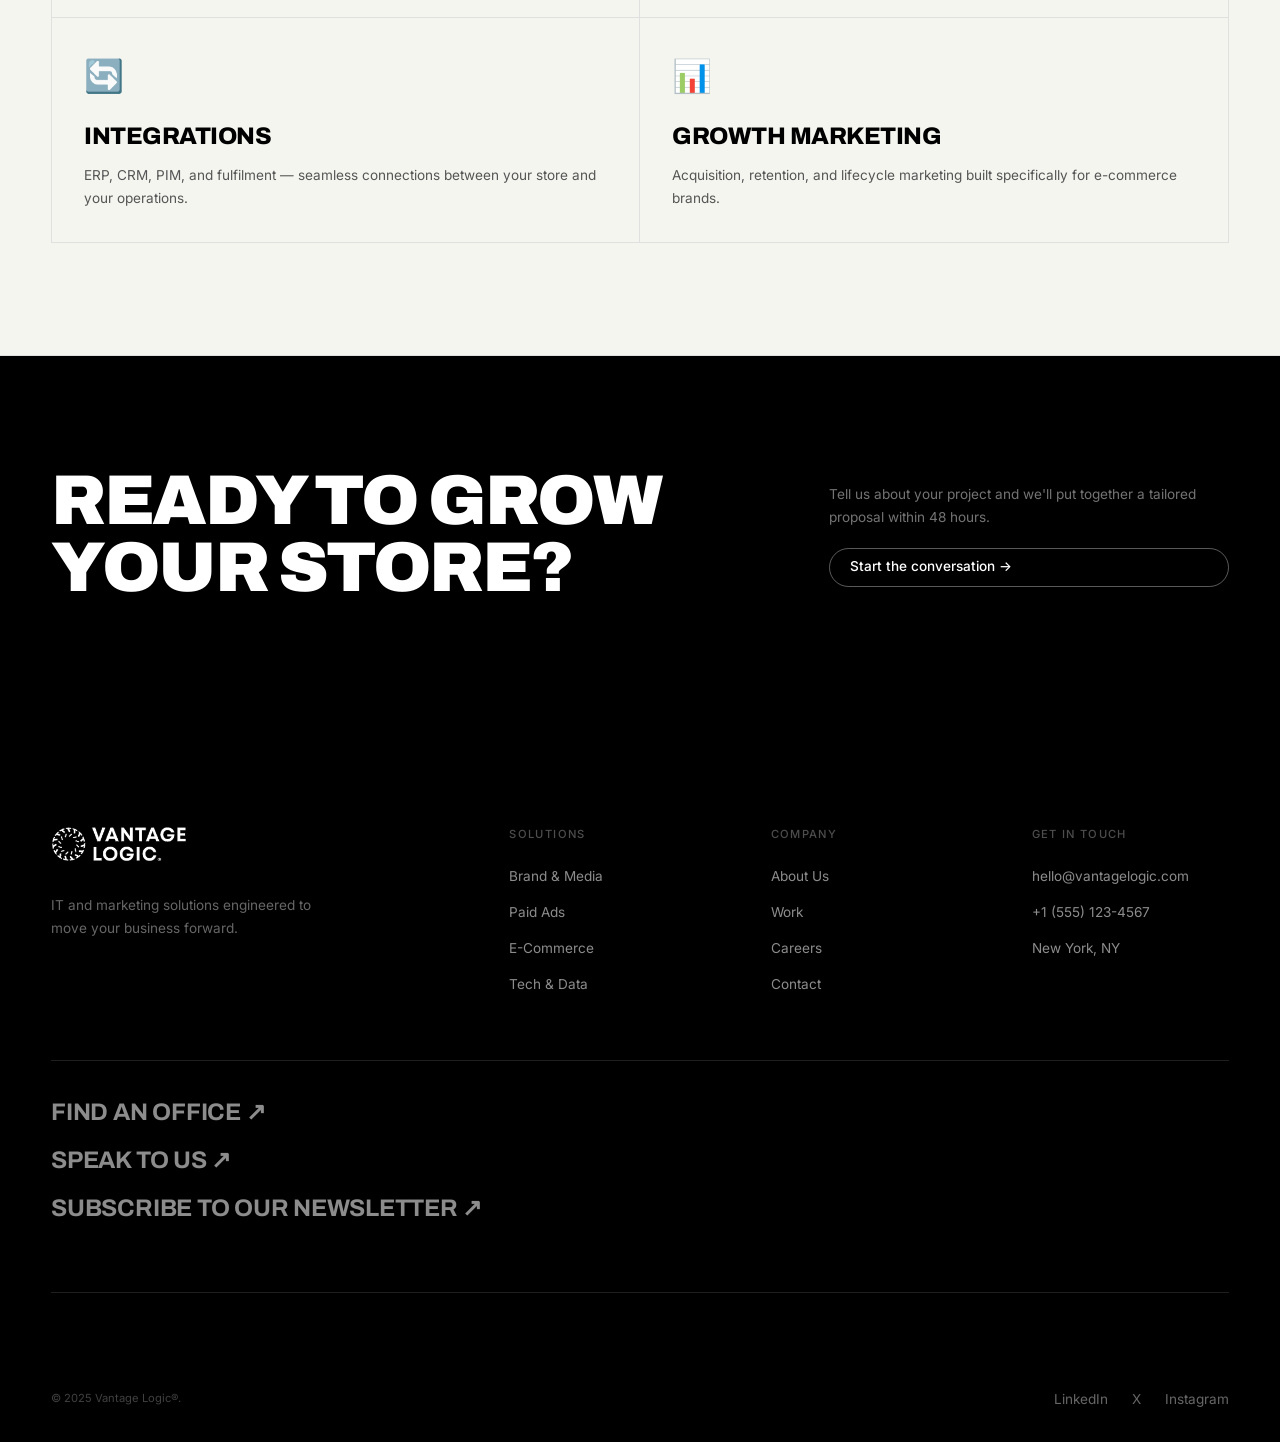
<file: pages/ecommerce.html>
<!DOCTYPE html>
<html lang="en">
<head>
  <meta charset="UTF-8" /><meta name="viewport" content="width=device-width, initial-scale=1.0" />
  <title>E-Commerce | Vantage Logic®</title>
  <link rel="icon" type="image/png" href="../assets/images/favicon.png" />
  <link rel="preconnect" href="https://fonts.googleapis.com">
  <link rel="preconnect" href="https://fonts.gstatic.com" crossorigin>
  <link rel="stylesheet" href="https://fonts.googleapis.com/css2?family=Inter:wght@300;400;500;600&family=Archivo:ital,wght@0,400;0,500;0,600;0,700;0,800;0,900;1,400;1,800&display=swap">
  <link rel="stylesheet" href="../css/main.css" />
  <style>
    .service-grid{display:grid;grid-template-columns:repeat(2,1fr);gap:0;border:1px solid var(--c-border)}
    .service-card{padding:var(--sp-md);border-right:1px solid var(--c-border);border-bottom:1px solid var(--c-border)}
    .service-card:nth-child(even){border-right:none}
    .service-card:nth-last-child(-n+2){border-bottom:none}
    .service-icon{font-size:2rem;margin-bottom:1rem}
    .service-name{font-family:var(--f-display);font-size:var(--t-lg);font-weight:800;letter-spacing:-0.02em;margin-bottom:0.5rem;text-transform:uppercase}
    .service-desc{font-size:var(--t-sm);color:var(--c-text-mid);line-height:1.7}
    .approach-grid{display:grid;grid-template-columns:1fr 1fr;gap:var(--sp-xl);align-items:center}
    .approach-visual{aspect-ratio:4/3;display:flex;align-items:center;justify-content:center;font-size:6rem}
    @media(max-width:900px){.service-grid{grid-template-columns:1fr}.service-card{border-right:none}.service-card:nth-last-child(-n+2){border-bottom:1px solid var(--c-border)}.service-card:last-child{border-bottom:none}.approach-grid{grid-template-columns:1fr}}
  </style>
</head>
<body>
<div id="page-loader"><div class="loader-inner"><div style="font-family:Archivo,sans-serif;font-weight:900;font-size:1.1rem;letter-spacing:0.06em;color:#000;">VANTAGE LOGIC®</div><div class="loader-track"><div class="loader-fill"></div></div></div></div>
<div id="scroll-progress"></div>

<nav id="nav">
  <div class="nav-inner">
    <ul class="nav-links">
      <li class="has-dd"><a href="#">What we do</a>
        <div class="nav-dd"><a href="brand-media.html">Brand &amp; Media</a><a href="paid-ads.html">Paid Ads</a><a href="ecommerce.html">E-Commerce</a><a href="web-software.html">Web &amp; Software</a></div>
      </li>
      <li><a href="work.html">Work</a></li>
      <li><a href="#">Insights</a></li>
      <li><a href="about.html">Culture</a></li>
    </ul>
    <a href="../index.html" class="nav-logo"><img src="../assets/images/logo-dark.png" alt="Vantage Logic" /></a>
    <div class="nav-right"><a href="contact.html" class="nav-cta">Contact</a><button class="hamburger" aria-label="Menu"><span></span><span></span><span></span></button></div>
  </div>
</nav>
<div id="mobile-menu">
  <a href="brand-media.html">Brand &amp; Media</a><a href="paid-ads.html">Paid Ads</a><a href="ecommerce.html">E-Commerce</a><a href="web-software.html">Web &amp; Software</a>
  <a href="work.html">Work</a><a href="about.html">Culture</a><a href="careers.html">Careers</a>
  <a href="contact.html" class="mob-cta">Contact →</a>
</div>

<section class="page-hero">
  <div class="wrap">
    <p class="upper light" style="margin-bottom:1rem;font-size:var(--t-xs);" data-reveal>What we do</p>
    <h1 class="page-hl" data-reveal>E-Commerce</h1>
    <p class="page-sub" data-reveal>We build commerce experiences that convert — from headless storefronts to marketplace integrations. Technology and marketing working together to drive revenue.</p>
  </div>
</section>

<section class="section border-b">
  <div class="wrap">
    <div class="approach-grid" data-reveal>
      <div>
        <p class="upper light" style="margin-bottom:1rem;font-size:var(--t-xs);">The approach</p>
        <h2 class="t-xl" style="text-transform:uppercase;margin-bottom:var(--sp-md);">Commerce is experience.</h2>
        <p style="color:var(--c-text-mid);line-height:1.8;margin-bottom:1rem;font-size:var(--t-sm);">The best e-commerce platforms are invisible. Customers find what they want, buy it effortlessly, and come back for more.</p>
        <p style="color:var(--c-text-mid);line-height:1.8;font-size:var(--t-sm);">We build the infrastructure and the acquisition engine together — so your store doesn't just look great, it grows.</p>
      </div>
      <div class="approach-visual" style="background:linear-gradient(135deg,#2a0a1a,#800a3a);">🛒</div>
    </div>
  </div>
</section>

<section class="section border-b off">
  <div class="wrap">
    <div style="margin-bottom:var(--sp-lg);" data-reveal>
      <p class="upper light" style="margin-bottom:0.5rem;font-size:var(--t-xs);">Services</p>
      <h2 class="t-2xl">What's included</h2>
    </div>
    <div class="service-grid" data-stagger>
      <div class="service-card"><div class="service-icon">🛒</div><div class="service-name">Platform Build</div><div class="service-desc">Shopify Plus, WooCommerce, headless — custom commerce platforms built for scale and conversion.</div></div>
      <div class="service-card"><div class="service-icon">⚡</div><div class="service-name">Performance</div><div class="service-desc">Site speed, Core Web Vitals, and checkout optimization — removing every friction point between browse and buy.</div></div>
      <div class="service-card"><div class="service-icon">🔄</div><div class="service-name">Integrations</div><div class="service-desc">ERP, CRM, PIM, and fulfilment — seamless connections between your store and your operations.</div></div>
      <div class="service-card"><div class="service-icon">📊</div><div class="service-name">Growth Marketing</div><div class="service-desc">Acquisition, retention, and lifecycle marketing built specifically for e-commerce brands.</div></div>
    </div>
  </div>
</section>

<section class="cta-band">
  <div class="wrap">
    <div class="cta-inner">
      <h2 class="cta-hl">Ready to grow your store?</h2>
      <div class="cta-right">
        <p class="cta-sub">Tell us about your project and we'll put together a tailored proposal within 48 hours.</p>
        <a href="contact.html" class="btn btn-outline-white">Start the conversation →</a>
      </div>
    </div>
  </div>
</section>

<footer id="footer">
  <div class="wrap">
    <div class="footer-top">
      <div><img src="../assets/images/logo-white.png" alt="Vantage Logic" class="footer-logo-img" /><p class="footer-tagline">IT and marketing solutions engineered to move your business forward.</p></div>
      <div class="footer-col"><div class="footer-col-label">Solutions</div><ul><li><a href="brand-media.html">Brand &amp; Media</a></li><li><a href="paid-ads.html">Paid Ads</a></li><li><a href="ecommerce.html">E-Commerce</a></li><li><a href="web-software.html">Tech &amp; Data</a></li></ul></div>
      <div class="footer-col"><div class="footer-col-label">Company</div><ul><li><a href="about.html">About Us</a></li><li><a href="work.html">Work</a></li><li><a href="careers.html">Careers</a></li><li><a href="contact.html">Contact</a></li></ul></div>
      <div class="footer-col"><div class="footer-col-label">Get in touch</div><ul><li><a href="mailto:hello@vantagelogic.com">hello@vantagelogic.com</a></li><li><a href="tel:+15551234567">+1 (555) 123-4567</a></li><li><a href="#">New York, NY</a></li></ul></div>
    </div>
    <div class="footer-contact-links"><a href="contact.html">Find an office ↗</a><a href="contact.html">Speak to us ↗</a><a href="#">Subscribe to our newsletter ↗</a></div>
    <div class="footer-bottom"><p class="footer-copy">&copy; 2025 Vantage Logic®.</p><div class="footer-socials"><a href="#">LinkedIn</a><a href="#">X</a><a href="#">Instagram</a></div></div>
  </div>
</footer>
<script src="../js/main.js"></script>
</body>
</html>
</file>
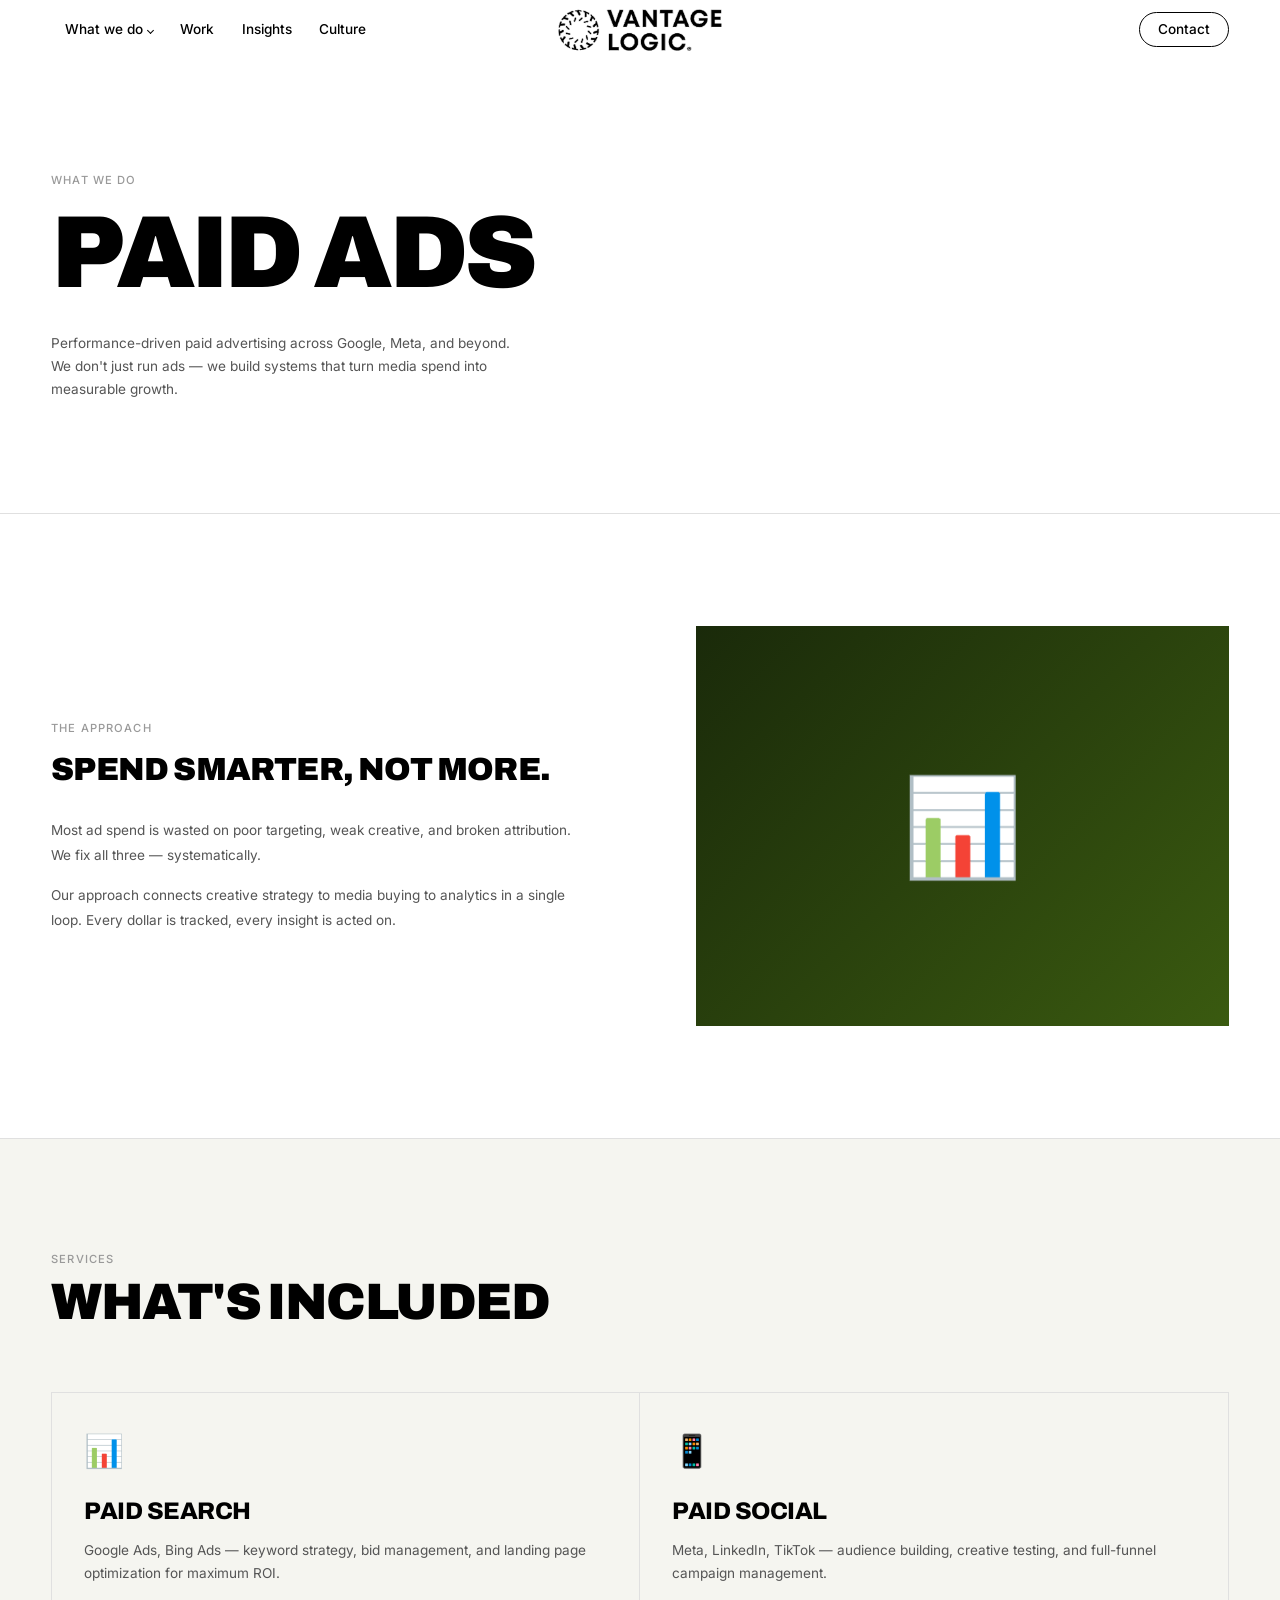
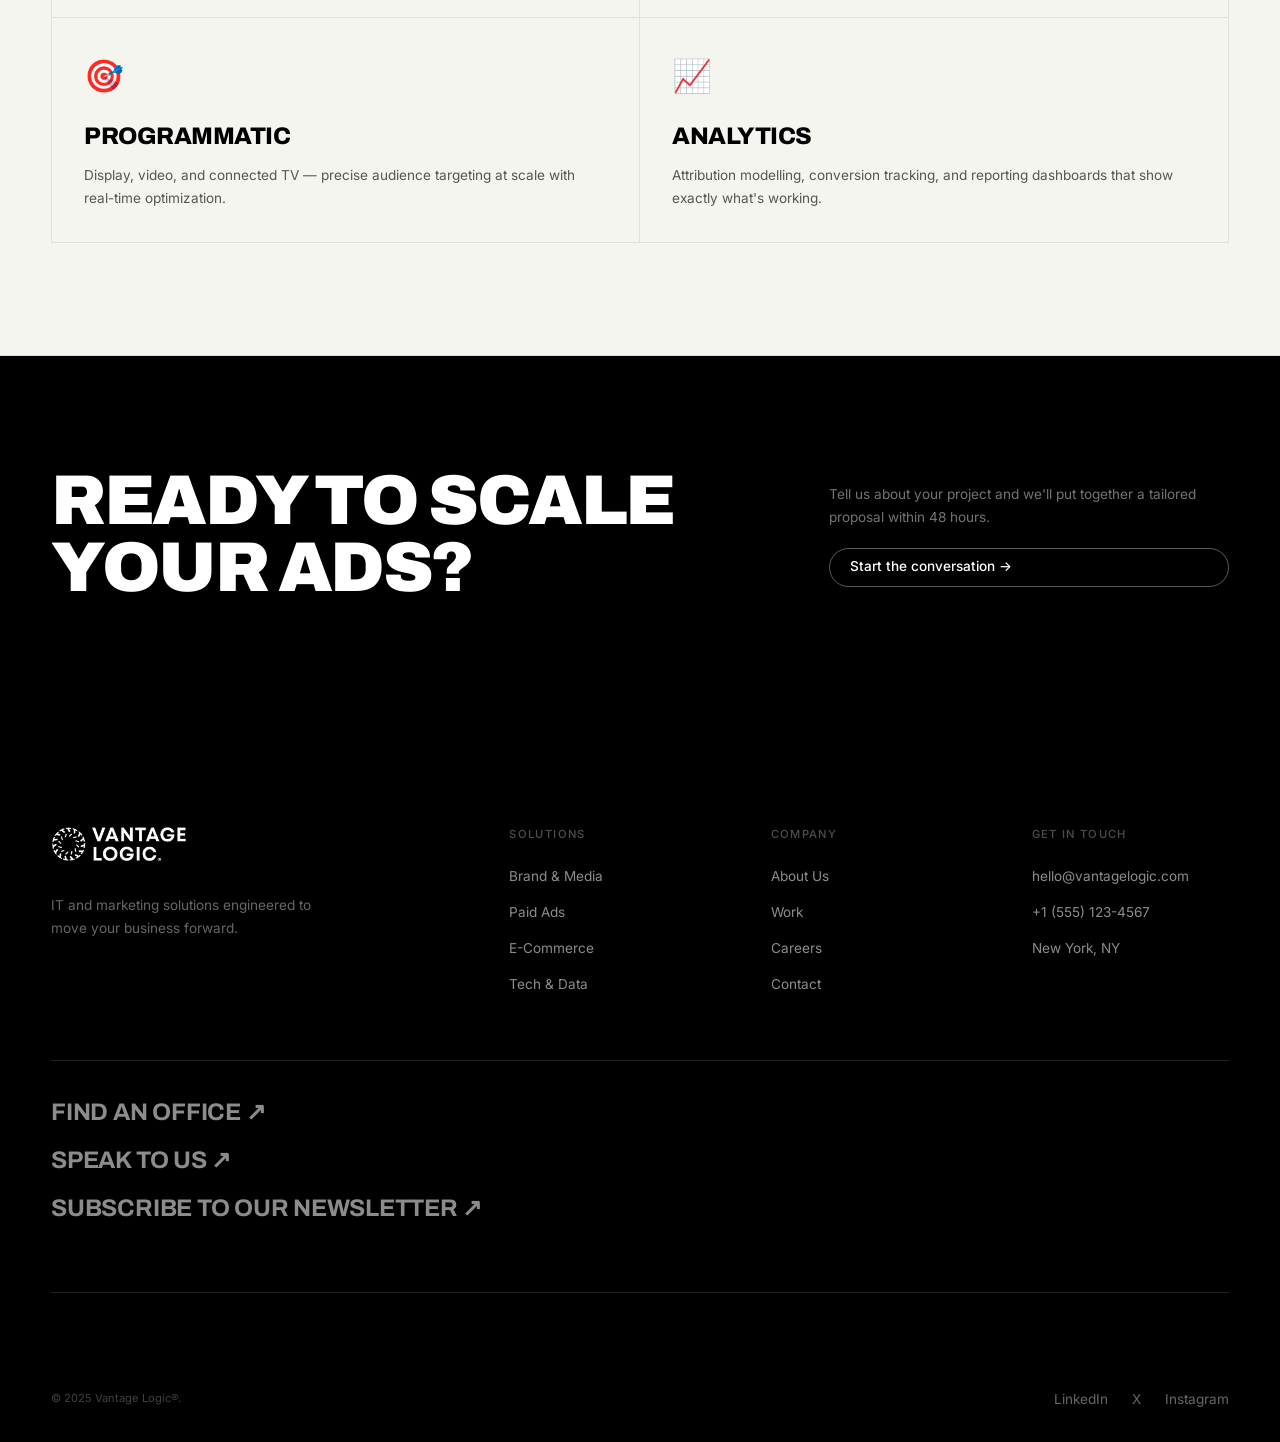
<file: pages/paid-ads.html>
<!DOCTYPE html>
<html lang="en">
<head>
  <meta charset="UTF-8" /><meta name="viewport" content="width=device-width, initial-scale=1.0" />
  <title>Paid Ads | Vantage Logic®</title>
  <link rel="icon" type="image/png" href="../assets/images/favicon.png" />
  <link rel="preconnect" href="https://fonts.googleapis.com">
  <link rel="preconnect" href="https://fonts.gstatic.com" crossorigin>
  <link rel="stylesheet" href="https://fonts.googleapis.com/css2?family=Inter:wght@300;400;500;600&family=Archivo:ital,wght@0,400;0,500;0,600;0,700;0,800;0,900;1,400;1,800&display=swap">
  <link rel="stylesheet" href="../css/main.css" />
  <style>
    .service-grid{display:grid;grid-template-columns:repeat(2,1fr);gap:0;border:1px solid var(--c-border)}
    .service-card{padding:var(--sp-md);border-right:1px solid var(--c-border);border-bottom:1px solid var(--c-border)}
    .service-card:nth-child(even){border-right:none}
    .service-card:nth-last-child(-n+2){border-bottom:none}
    .service-icon{font-size:2rem;margin-bottom:1rem}
    .service-name{font-family:var(--f-display);font-size:var(--t-lg);font-weight:800;letter-spacing:-0.02em;margin-bottom:0.5rem;text-transform:uppercase}
    .service-desc{font-size:var(--t-sm);color:var(--c-text-mid);line-height:1.7}
    .approach-grid{display:grid;grid-template-columns:1fr 1fr;gap:var(--sp-xl);align-items:center}
    .approach-visual{aspect-ratio:4/3;display:flex;align-items:center;justify-content:center;font-size:6rem}
    @media(max-width:900px){.service-grid{grid-template-columns:1fr}.service-card{border-right:none}.service-card:nth-last-child(-n+2){border-bottom:1px solid var(--c-border)}.service-card:last-child{border-bottom:none}.approach-grid{grid-template-columns:1fr}}
  </style>
</head>
<body>
<div id="page-loader"><div class="loader-inner"><div style="font-family:Archivo,sans-serif;font-weight:900;font-size:1.1rem;letter-spacing:0.06em;color:#000;">VANTAGE LOGIC®</div><div class="loader-track"><div class="loader-fill"></div></div></div></div>
<div id="scroll-progress"></div>

<nav id="nav">
  <div class="nav-inner">
    <ul class="nav-links">
      <li class="has-dd"><a href="#">What we do</a>
        <div class="nav-dd"><a href="brand-media.html">Brand &amp; Media</a><a href="paid-ads.html">Paid Ads</a><a href="ecommerce.html">E-Commerce</a><a href="web-software.html">Web &amp; Software</a></div>
      </li>
      <li><a href="work.html">Work</a></li>
      <li><a href="#">Insights</a></li>
      <li><a href="about.html">Culture</a></li>
    </ul>
    <a href="../index.html" class="nav-logo"><img src="../assets/images/logo-dark.png" alt="Vantage Logic" /></a>
    <div class="nav-right"><a href="contact.html" class="nav-cta">Contact</a><button class="hamburger" aria-label="Menu"><span></span><span></span><span></span></button></div>
  </div>
</nav>
<div id="mobile-menu">
  <a href="brand-media.html">Brand &amp; Media</a><a href="paid-ads.html">Paid Ads</a><a href="ecommerce.html">E-Commerce</a><a href="web-software.html">Web &amp; Software</a>
  <a href="work.html">Work</a><a href="about.html">Culture</a><a href="careers.html">Careers</a>
  <a href="contact.html" class="mob-cta">Contact →</a>
</div>

<section class="page-hero">
  <div class="wrap">
    <p class="upper light" style="margin-bottom:1rem;font-size:var(--t-xs);" data-reveal>What we do</p>
    <h1 class="page-hl" data-reveal>Paid Ads</h1>
    <p class="page-sub" data-reveal>Performance-driven paid advertising across Google, Meta, and beyond. We don't just run ads — we build systems that turn media spend into measurable growth.</p>
  </div>
</section>

<section class="section border-b">
  <div class="wrap">
    <div class="approach-grid" data-reveal>
      <div>
        <p class="upper light" style="margin-bottom:1rem;font-size:var(--t-xs);">The approach</p>
        <h2 class="t-xl" style="text-transform:uppercase;margin-bottom:var(--sp-md);">Spend smarter, not more.</h2>
        <p style="color:var(--c-text-mid);line-height:1.8;margin-bottom:1rem;font-size:var(--t-sm);">Most ad spend is wasted on poor targeting, weak creative, and broken attribution. We fix all three — systematically.</p>
        <p style="color:var(--c-text-mid);line-height:1.8;font-size:var(--t-sm);">Our approach connects creative strategy to media buying to analytics in a single loop. Every dollar is tracked, every insight is acted on.</p>
      </div>
      <div class="approach-visual" style="background:linear-gradient(135deg,#1a2a0a,#3a5a10);">📊</div>
    </div>
  </div>
</section>

<section class="section border-b off">
  <div class="wrap">
    <div style="margin-bottom:var(--sp-lg);" data-reveal>
      <p class="upper light" style="margin-bottom:0.5rem;font-size:var(--t-xs);">Services</p>
      <h2 class="t-2xl">What's included</h2>
    </div>
    <div class="service-grid" data-stagger>
      <div class="service-card"><div class="service-icon">📊</div><div class="service-name">Paid Search</div><div class="service-desc">Google Ads, Bing Ads — keyword strategy, bid management, and landing page optimization for maximum ROI.</div></div>
      <div class="service-card"><div class="service-icon">📱</div><div class="service-name">Paid Social</div><div class="service-desc">Meta, LinkedIn, TikTok — audience building, creative testing, and full-funnel campaign management.</div></div>
      <div class="service-card"><div class="service-icon">🎯</div><div class="service-name">Programmatic</div><div class="service-desc">Display, video, and connected TV — precise audience targeting at scale with real-time optimization.</div></div>
      <div class="service-card"><div class="service-icon">📈</div><div class="service-name">Analytics</div><div class="service-desc">Attribution modelling, conversion tracking, and reporting dashboards that show exactly what's working.</div></div>
    </div>
  </div>
</section>

<section class="cta-band">
  <div class="wrap">
    <div class="cta-inner">
      <h2 class="cta-hl">Ready to scale your ads?</h2>
      <div class="cta-right">
        <p class="cta-sub">Tell us about your project and we'll put together a tailored proposal within 48 hours.</p>
        <a href="contact.html" class="btn btn-outline-white">Start the conversation →</a>
      </div>
    </div>
  </div>
</section>

<footer id="footer">
  <div class="wrap">
    <div class="footer-top">
      <div><img src="../assets/images/logo-white.png" alt="Vantage Logic" class="footer-logo-img" /><p class="footer-tagline">IT and marketing solutions engineered to move your business forward.</p></div>
      <div class="footer-col"><div class="footer-col-label">Solutions</div><ul><li><a href="brand-media.html">Brand &amp; Media</a></li><li><a href="paid-ads.html">Paid Ads</a></li><li><a href="ecommerce.html">E-Commerce</a></li><li><a href="web-software.html">Tech &amp; Data</a></li></ul></div>
      <div class="footer-col"><div class="footer-col-label">Company</div><ul><li><a href="about.html">About Us</a></li><li><a href="work.html">Work</a></li><li><a href="careers.html">Careers</a></li><li><a href="contact.html">Contact</a></li></ul></div>
      <div class="footer-col"><div class="footer-col-label">Get in touch</div><ul><li><a href="mailto:hello@vantagelogic.com">hello@vantagelogic.com</a></li><li><a href="tel:+15551234567">+1 (555) 123-4567</a></li><li><a href="#">New York, NY</a></li></ul></div>
    </div>
    <div class="footer-contact-links"><a href="contact.html">Find an office ↗</a><a href="contact.html">Speak to us ↗</a><a href="#">Subscribe to our newsletter ↗</a></div>
    <div class="footer-bottom"><p class="footer-copy">&copy; 2025 Vantage Logic®.</p><div class="footer-socials"><a href="#">LinkedIn</a><a href="#">X</a><a href="#">Instagram</a></div></div>
  </div>
</footer>
<script src="../js/main.js"></script>
</body>
</html>
</file>
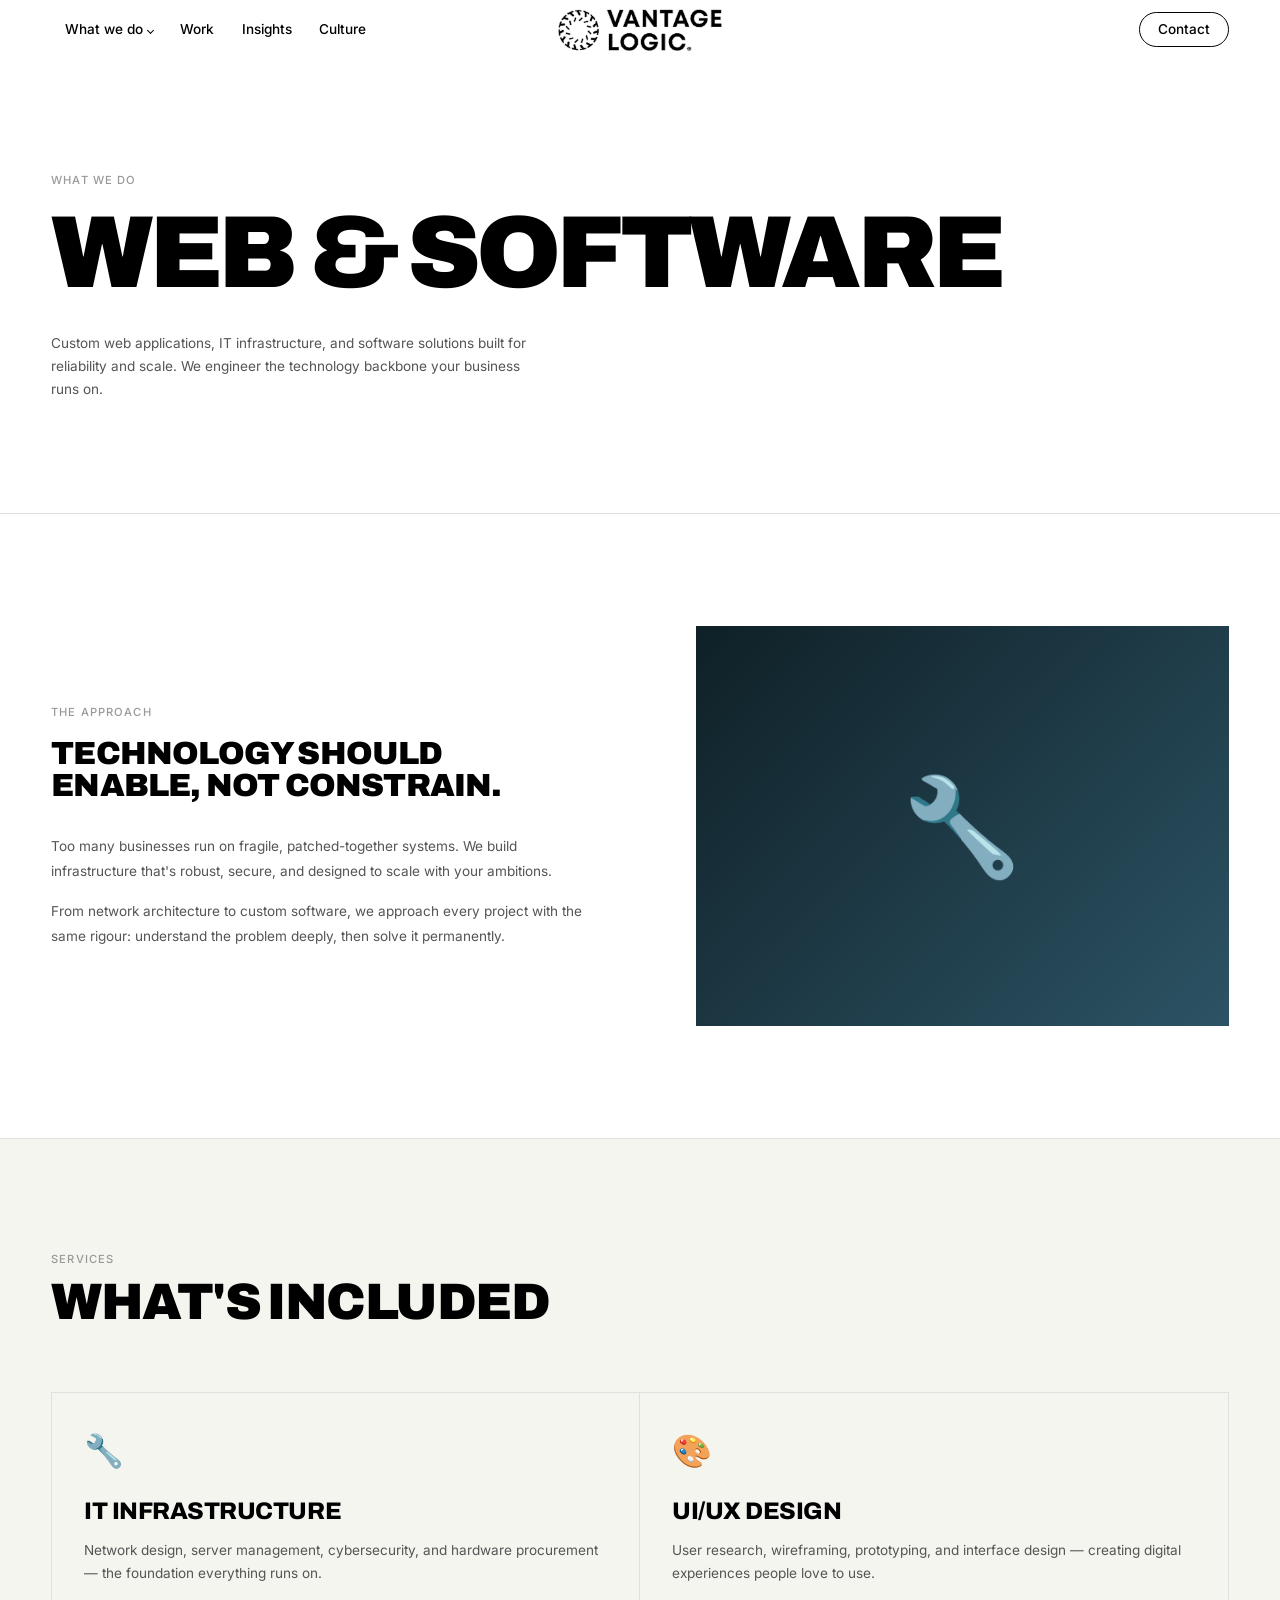
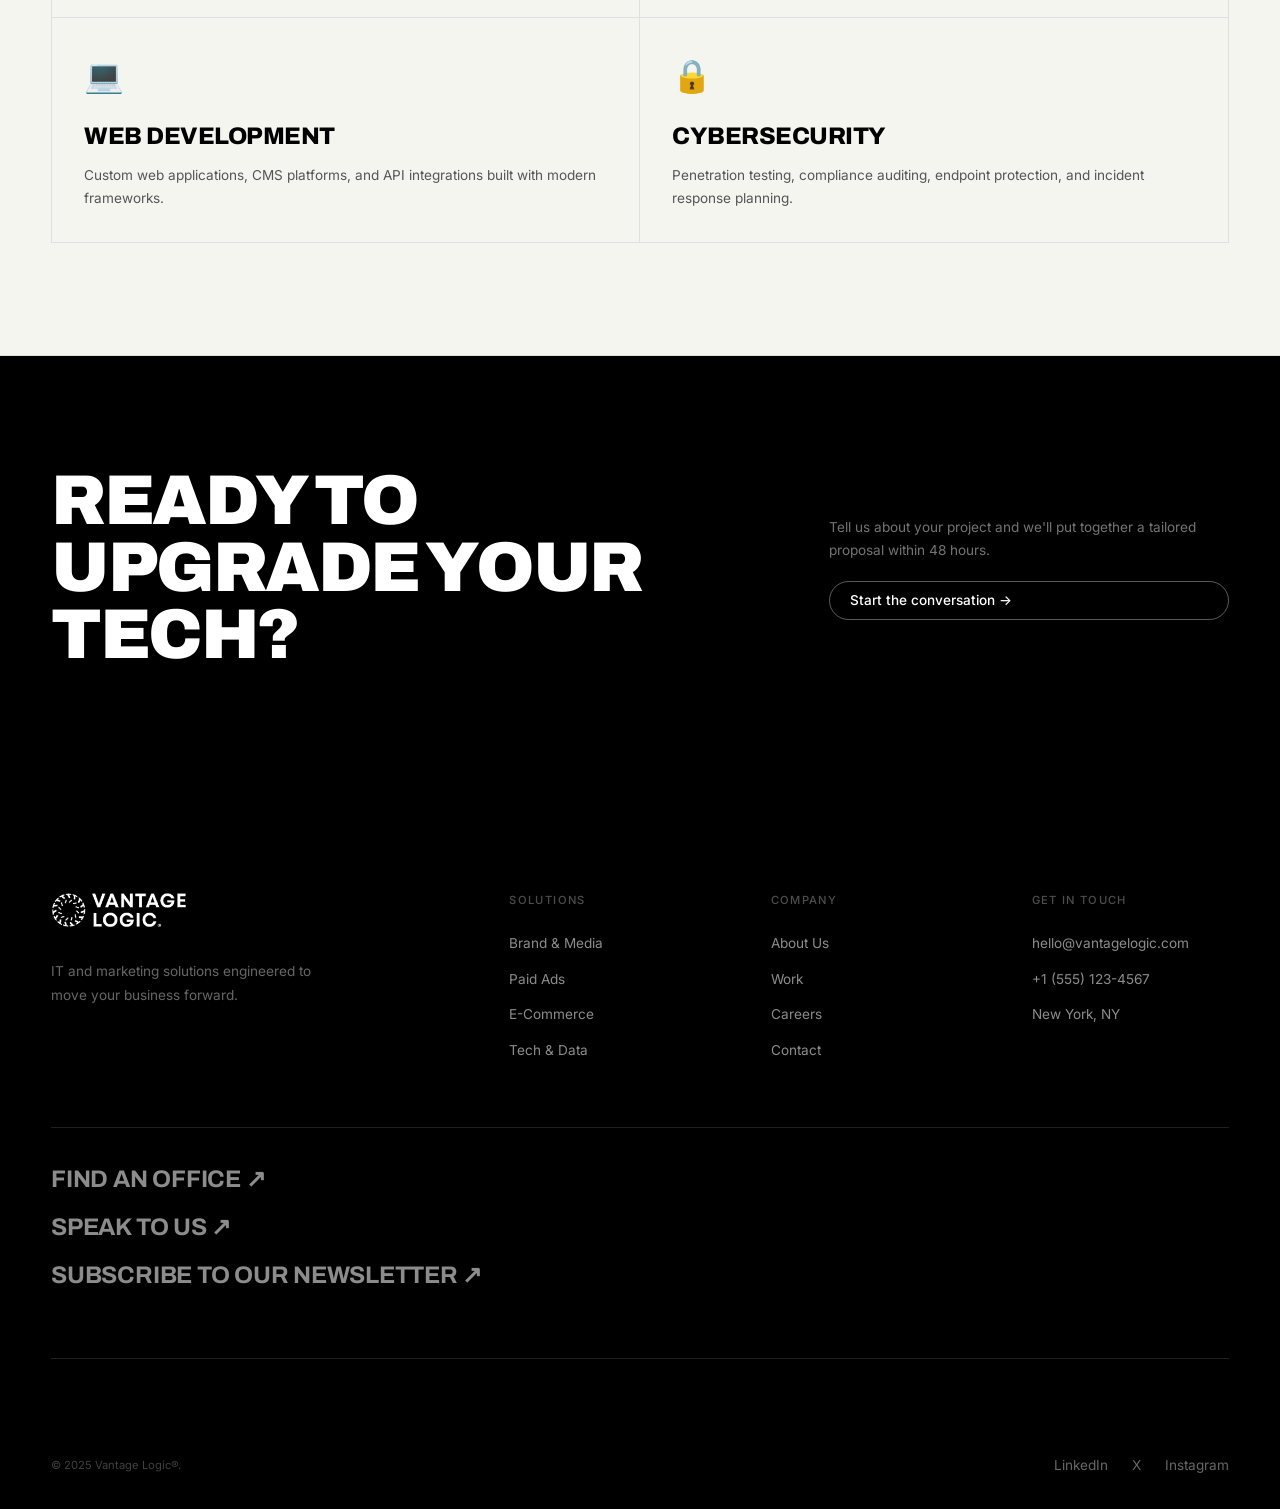
<file: pages/web-software.html>
<!DOCTYPE html>
<html lang="en">
<head>
  <meta charset="UTF-8" /><meta name="viewport" content="width=device-width, initial-scale=1.0" />
  <title>Web & Software | Vantage Logic®</title>
  <link rel="icon" type="image/png" href="../assets/images/favicon.png" />
  <link rel="preconnect" href="https://fonts.googleapis.com">
  <link rel="preconnect" href="https://fonts.gstatic.com" crossorigin>
  <link rel="stylesheet" href="https://fonts.googleapis.com/css2?family=Inter:wght@300;400;500;600&family=Archivo:ital,wght@0,400;0,500;0,600;0,700;0,800;0,900;1,400;1,800&display=swap">
  <link rel="stylesheet" href="../css/main.css" />
  <style>
    .service-grid{display:grid;grid-template-columns:repeat(2,1fr);gap:0;border:1px solid var(--c-border)}
    .service-card{padding:var(--sp-md);border-right:1px solid var(--c-border);border-bottom:1px solid var(--c-border)}
    .service-card:nth-child(even){border-right:none}
    .service-card:nth-last-child(-n+2){border-bottom:none}
    .service-icon{font-size:2rem;margin-bottom:1rem}
    .service-name{font-family:var(--f-display);font-size:var(--t-lg);font-weight:800;letter-spacing:-0.02em;margin-bottom:0.5rem;text-transform:uppercase}
    .service-desc{font-size:var(--t-sm);color:var(--c-text-mid);line-height:1.7}
    .approach-grid{display:grid;grid-template-columns:1fr 1fr;gap:var(--sp-xl);align-items:center}
    .approach-visual{aspect-ratio:4/3;display:flex;align-items:center;justify-content:center;font-size:6rem}
    @media(max-width:900px){.service-grid{grid-template-columns:1fr}.service-card{border-right:none}.service-card:nth-last-child(-n+2){border-bottom:1px solid var(--c-border)}.service-card:last-child{border-bottom:none}.approach-grid{grid-template-columns:1fr}}
  </style>
</head>
<body>
<div id="page-loader"><div class="loader-inner"><div style="font-family:Archivo,sans-serif;font-weight:900;font-size:1.1rem;letter-spacing:0.06em;color:#000;">VANTAGE LOGIC®</div><div class="loader-track"><div class="loader-fill"></div></div></div></div>
<div id="scroll-progress"></div>

<nav id="nav">
  <div class="nav-inner">
    <ul class="nav-links">
      <li class="has-dd"><a href="#">What we do</a>
        <div class="nav-dd"><a href="brand-media.html">Brand &amp; Media</a><a href="paid-ads.html">Paid Ads</a><a href="ecommerce.html">E-Commerce</a><a href="web-software.html">Web &amp; Software</a></div>
      </li>
      <li><a href="work.html">Work</a></li>
      <li><a href="#">Insights</a></li>
      <li><a href="about.html">Culture</a></li>
    </ul>
    <a href="../index.html" class="nav-logo"><img src="../assets/images/logo-dark.png" alt="Vantage Logic" /></a>
    <div class="nav-right"><a href="contact.html" class="nav-cta">Contact</a><button class="hamburger" aria-label="Menu"><span></span><span></span><span></span></button></div>
  </div>
</nav>
<div id="mobile-menu">
  <a href="brand-media.html">Brand &amp; Media</a><a href="paid-ads.html">Paid Ads</a><a href="ecommerce.html">E-Commerce</a><a href="web-software.html">Web &amp; Software</a>
  <a href="work.html">Work</a><a href="about.html">Culture</a><a href="careers.html">Careers</a>
  <a href="contact.html" class="mob-cta">Contact →</a>
</div>

<section class="page-hero">
  <div class="wrap">
    <p class="upper light" style="margin-bottom:1rem;font-size:var(--t-xs);" data-reveal>What we do</p>
    <h1 class="page-hl" data-reveal>Web &amp; Software</h1>
    <p class="page-sub" data-reveal>Custom web applications, IT infrastructure, and software solutions built for reliability and scale. We engineer the technology backbone your business runs on.</p>
  </div>
</section>

<section class="section border-b">
  <div class="wrap">
    <div class="approach-grid" data-reveal>
      <div>
        <p class="upper light" style="margin-bottom:1rem;font-size:var(--t-xs);">The approach</p>
        <h2 class="t-xl" style="text-transform:uppercase;margin-bottom:var(--sp-md);">Technology should enable, not constrain.</h2>
        <p style="color:var(--c-text-mid);line-height:1.8;margin-bottom:1rem;font-size:var(--t-sm);">Too many businesses run on fragile, patched-together systems. We build infrastructure that's robust, secure, and designed to scale with your ambitions.</p>
        <p style="color:var(--c-text-mid);line-height:1.8;font-size:var(--t-sm);">From network architecture to custom software, we approach every project with the same rigour: understand the problem deeply, then solve it permanently.</p>
      </div>
      <div class="approach-visual" style="background:linear-gradient(135deg,#0f2027,#2c5364);">🔧</div>
    </div>
  </div>
</section>

<section class="section border-b off">
  <div class="wrap">
    <div style="margin-bottom:var(--sp-lg);" data-reveal>
      <p class="upper light" style="margin-bottom:0.5rem;font-size:var(--t-xs);">Services</p>
      <h2 class="t-2xl">What's included</h2>
    </div>
    <div class="service-grid" data-stagger>
      <div class="service-card"><div class="service-icon">🔧</div><div class="service-name">IT Infrastructure</div><div class="service-desc">Network design, server management, cybersecurity, and hardware procurement — the foundation everything runs on.</div></div>
      <div class="service-card"><div class="service-icon">🎨</div><div class="service-name">UI/UX Design</div><div class="service-desc">User research, wireframing, prototyping, and interface design — creating digital experiences people love to use.</div></div>
      <div class="service-card"><div class="service-icon">💻</div><div class="service-name">Web Development</div><div class="service-desc">Custom web applications, CMS platforms, and API integrations built with modern frameworks.</div></div>
      <div class="service-card"><div class="service-icon">🔒</div><div class="service-name">Cybersecurity</div><div class="service-desc">Penetration testing, compliance auditing, endpoint protection, and incident response planning.</div></div>
    </div>
  </div>
</section>

<section class="cta-band">
  <div class="wrap">
    <div class="cta-inner">
      <h2 class="cta-hl">Ready to upgrade your tech?</h2>
      <div class="cta-right">
        <p class="cta-sub">Tell us about your project and we'll put together a tailored proposal within 48 hours.</p>
        <a href="contact.html" class="btn btn-outline-white">Start the conversation →</a>
      </div>
    </div>
  </div>
</section>

<footer id="footer">
  <div class="wrap">
    <div class="footer-top">
      <div><img src="../assets/images/logo-white.png" alt="Vantage Logic" class="footer-logo-img" /><p class="footer-tagline">IT and marketing solutions engineered to move your business forward.</p></div>
      <div class="footer-col"><div class="footer-col-label">Solutions</div><ul><li><a href="brand-media.html">Brand &amp; Media</a></li><li><a href="paid-ads.html">Paid Ads</a></li><li><a href="ecommerce.html">E-Commerce</a></li><li><a href="web-software.html">Tech &amp; Data</a></li></ul></div>
      <div class="footer-col"><div class="footer-col-label">Company</div><ul><li><a href="about.html">About Us</a></li><li><a href="work.html">Work</a></li><li><a href="careers.html">Careers</a></li><li><a href="contact.html">Contact</a></li></ul></div>
      <div class="footer-col"><div class="footer-col-label">Get in touch</div><ul><li><a href="mailto:hello@vantagelogic.com">hello@vantagelogic.com</a></li><li><a href="tel:+15551234567">+1 (555) 123-4567</a></li><li><a href="#">New York, NY</a></li></ul></div>
    </div>
    <div class="footer-contact-links"><a href="contact.html">Find an office ↗</a><a href="contact.html">Speak to us ↗</a><a href="#">Subscribe to our newsletter ↗</a></div>
    <div class="footer-bottom"><p class="footer-copy">&copy; 2025 Vantage Logic®.</p><div class="footer-socials"><a href="#">LinkedIn</a><a href="#">X</a><a href="#">Instagram</a></div></div>
  </div>
</footer>
<script src="../js/main.js"></script>
</body>
</html>
</file>
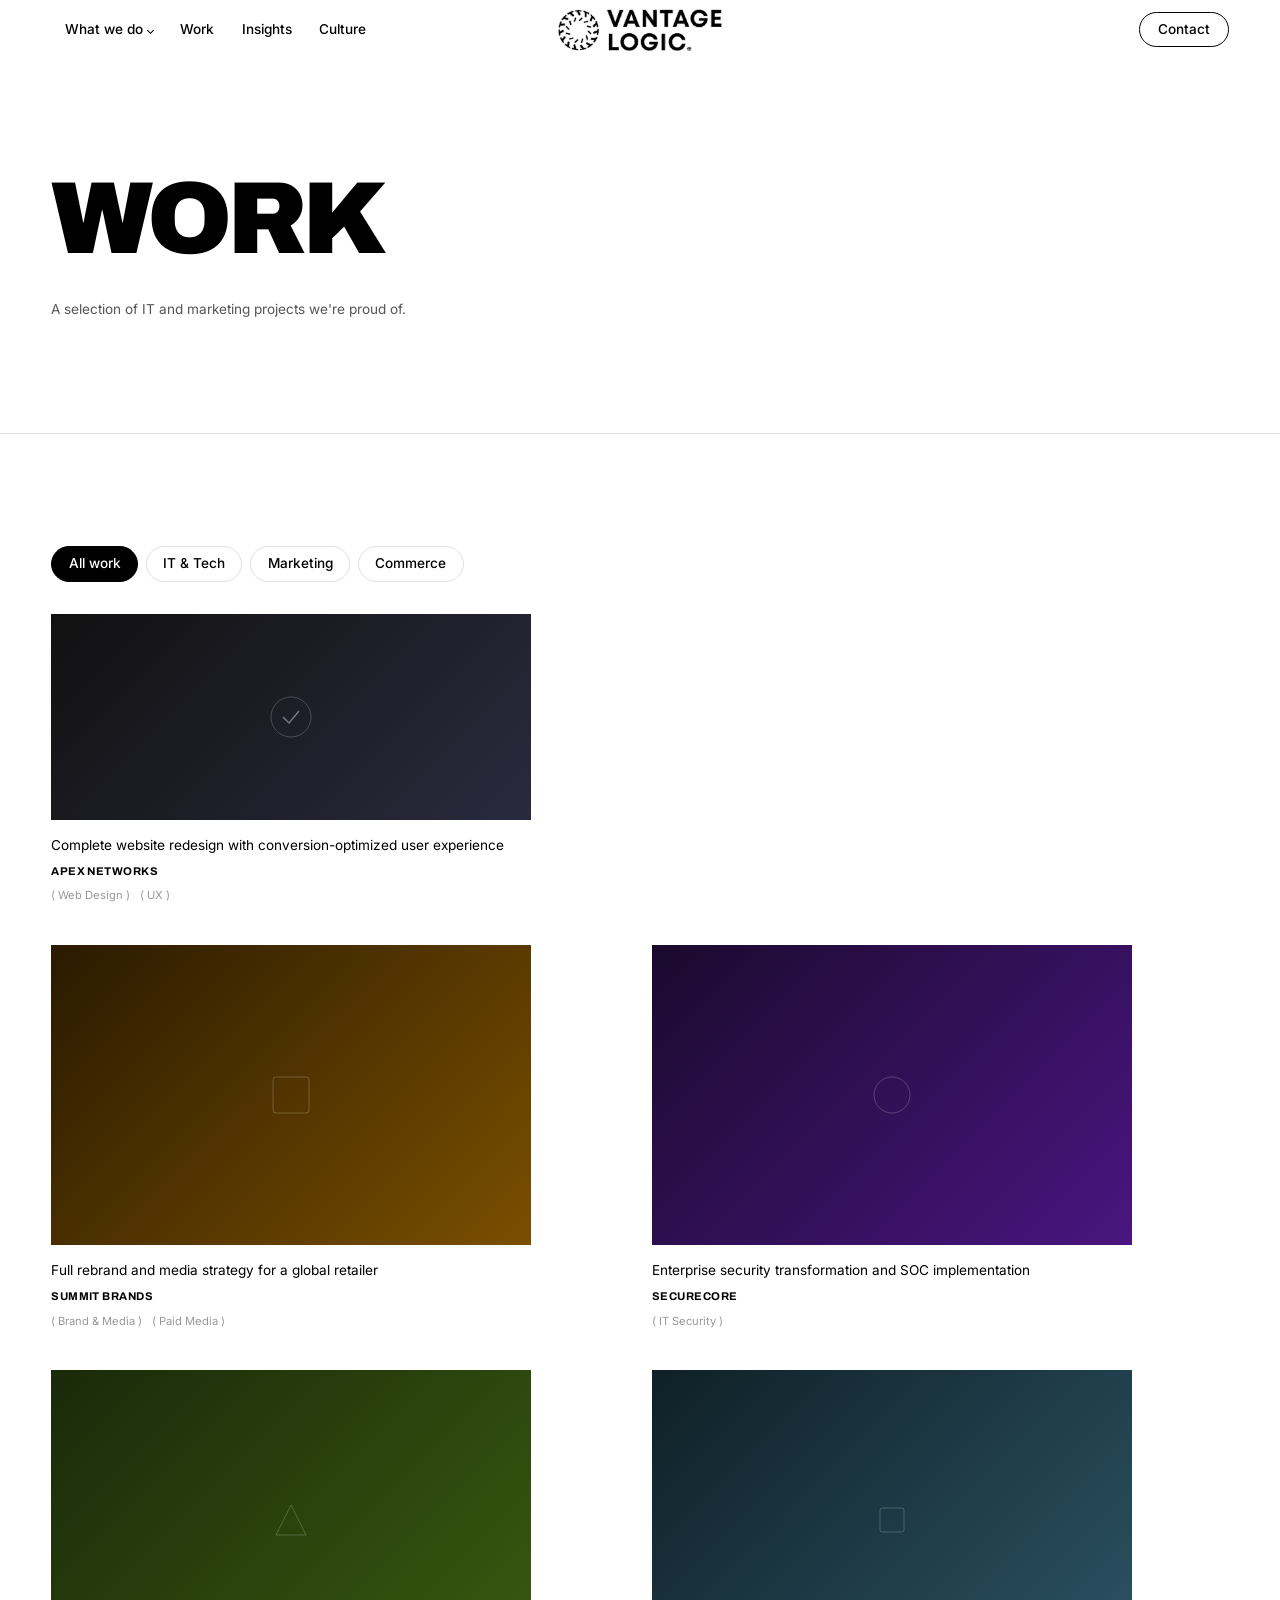
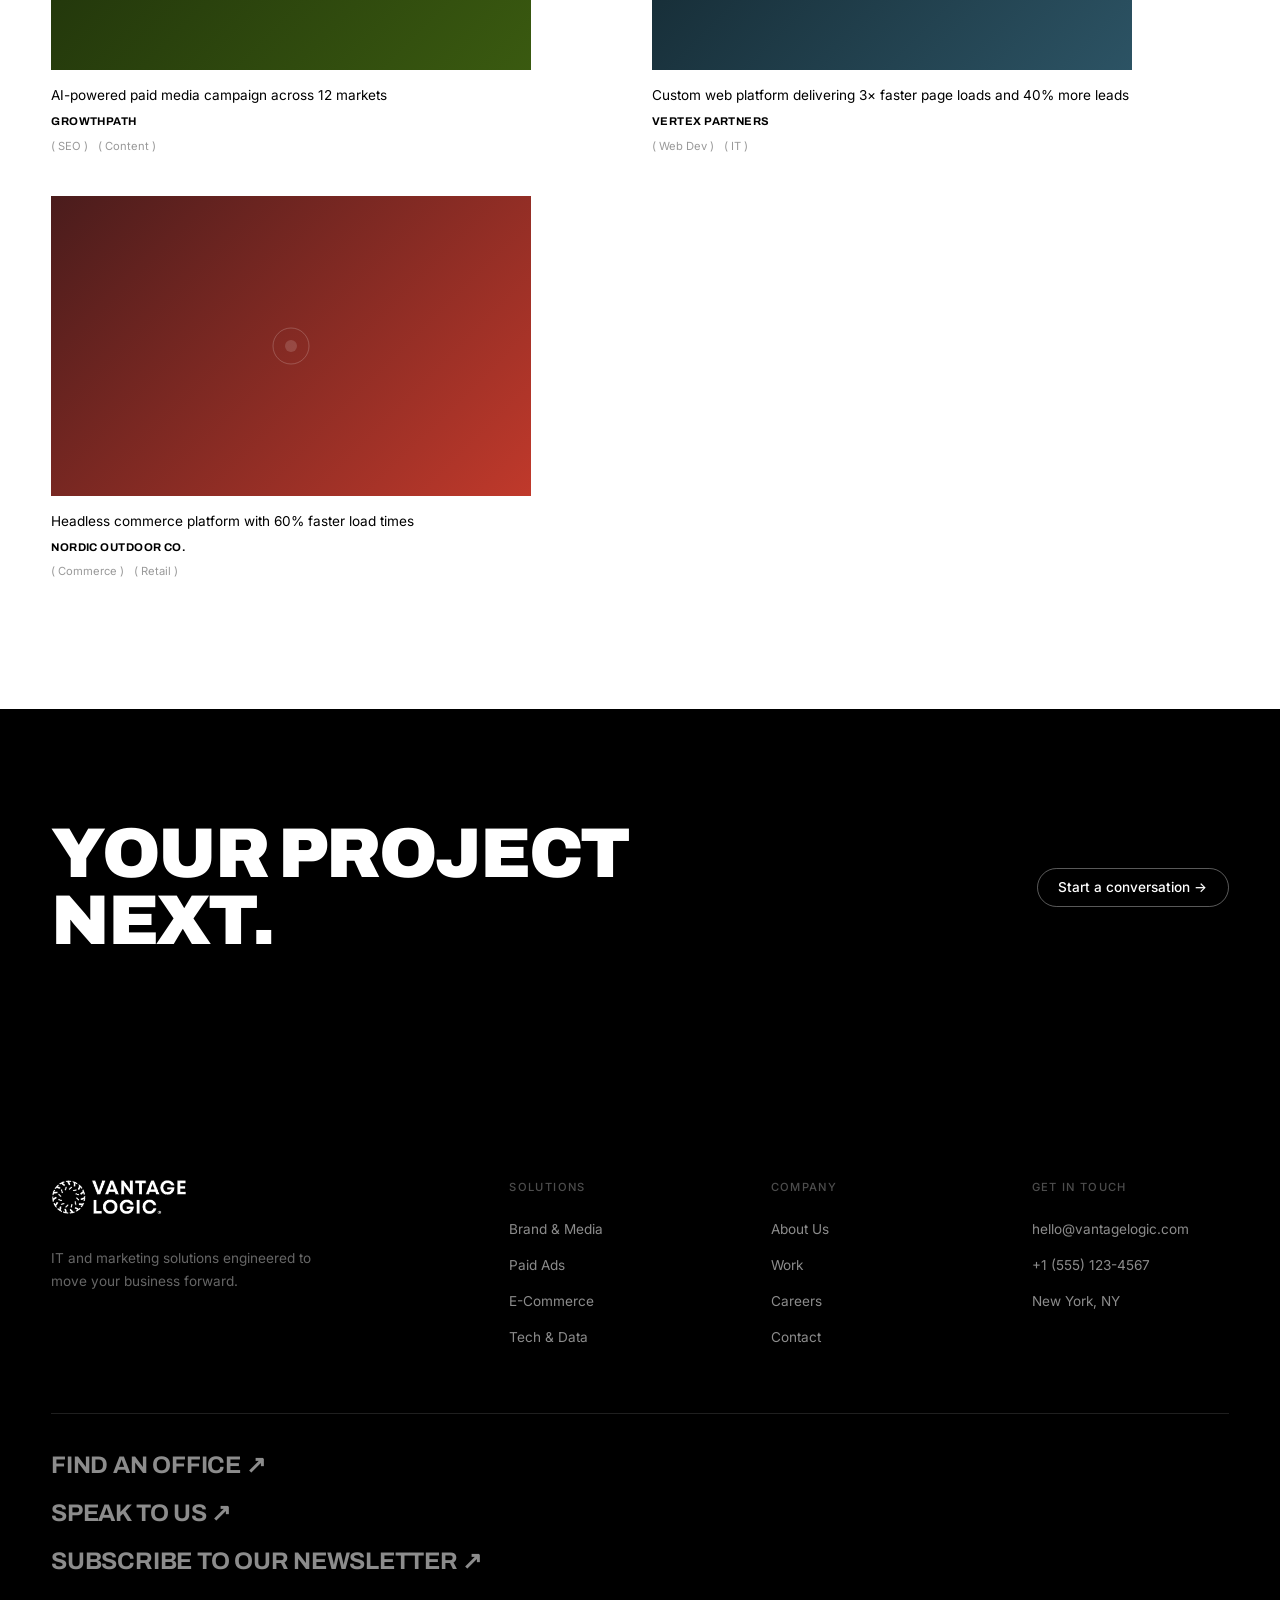
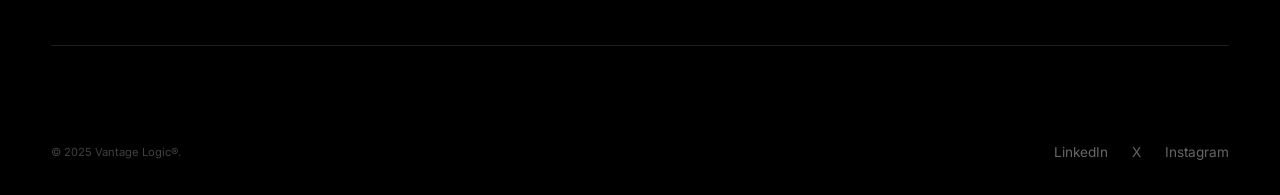
<file: pages/work.html>
<!DOCTYPE html>
<html lang="en">
<head>
  <meta charset="UTF-8" /><meta name="viewport" content="width=device-width, initial-scale=1.0" />
  <title>Work | Vantage Logic®</title>
  <meta name="description" content="Case studies from Vantage Logic — IT infrastructure and marketing projects." />
  <link rel="icon" type="image/png" href="../assets/images/favicon.png" />
  <link rel="preconnect" href="https://fonts.googleapis.com">
  <link rel="preconnect" href="https://fonts.gstatic.com" crossorigin>
  <link rel="stylesheet" href="https://fonts.googleapis.com/css2?family=Inter:wght@300;400;500;600&family=Archivo:ital,wght@0,400;0,500;0,600;0,700;0,800;0,900;1,400;1,800&display=swap">
  <link rel="stylesheet" href="../css/main.css" />
  <style>
    .all-work-grid { display:grid; grid-template-columns:1fr 1fr; gap:1.5rem; }
    .wc-full { grid-column:span 2; }
    .wc-full .work-card-img { aspect-ratio:21/9; }
    @media(max-width:768px) {
      .all-work-grid { grid-template-columns:1fr; }
      .wc-full { grid-column:auto; }
      .wc-full .work-card-img { aspect-ratio:16/9; }
    }
  </style>
</head>
<body>
<div id="page-loader"><div class="loader-inner"><div style="font-family:Archivo,sans-serif;font-weight:900;font-size:1.1rem;letter-spacing:0.06em;color:#000;">VANTAGE LOGIC®</div><div class="loader-track"><div class="loader-fill"></div></div></div></div>
<div id="scroll-progress"></div>

<nav id="nav">
  <div class="nav-inner">
    <ul class="nav-links">
      <li class="has-dd"><a href="#">What we do</a>
        <div class="nav-dd"><a href="brand-media.html">Brand &amp; Media</a><a href="paid-ads.html">Paid Ads</a><a href="ecommerce.html">E-Commerce</a><a href="web-software.html">Web &amp; Software</a></div>
      </li>
      <li><a href="work.html">Work</a></li>
      <li><a href="#">Insights</a></li>
      <li><a href="about.html">Culture</a></li>
    </ul>
    <a href="../index.html" class="nav-logo"><img src="../assets/images/logo-dark.png" alt="Vantage Logic" /></a>
    <div class="nav-right"><a href="contact.html" class="nav-cta">Contact</a><button class="hamburger" aria-label="Menu"><span></span><span></span><span></span></button></div>
  </div>
</nav>
<div id="mobile-menu">
  <a href="brand-media.html">Brand &amp; Media</a><a href="paid-ads.html">Paid Ads</a><a href="ecommerce.html">E-Commerce</a><a href="web-software.html">Web &amp; Software</a>
  <a href="work.html">Work</a><a href="about.html">Culture</a><a href="careers.html">Careers</a>
  <a href="contact.html" class="mob-cta">Contact →</a>
</div>

<section class="page-hero">
  <div class="wrap">
    <h1 class="page-hl" data-reveal>Work</h1>
    <p class="page-sub" data-reveal>A selection of IT and marketing projects we're proud of.</p>
  </div>
</section>

<section class="section">
  <div class="wrap">
    <div class="filter-bar" data-filter-group="work" data-reveal>
      <button class="filter-btn active" data-filter="all">All work</button>
      <button class="filter-btn" data-filter="it">IT & Tech</button>
      <button class="filter-btn" data-filter="marketing">Marketing</button>
      <button class="filter-btn" data-filter="commerce">Commerce</button>
    </div>

    <div class="all-work-grid" data-stagger>
      <div class="wc-full" data-filter-target="work" data-cat="it">
        <a href="#" class="work-card">
          <div class="work-card-img-wrap">
            <div class="work-card-img" style="background:linear-gradient(135deg,#111,#2a2a3e);">
              <svg width="60" height="60" viewBox="0 0 60 60" fill="none"><circle cx="30" cy="30" r="20" stroke="rgba(255,255,255,0.2)" stroke-width="1"/><path d="M22 30l6 6 10-12" stroke="rgba(255,255,255,0.4)" stroke-width="1.5" fill="none"/></svg>
            </div>
            <div class="work-card-overlay"><div class="work-card-overlay-top">Enterprise network infrastructure overhaul — zero-downtime migration for 500+ users</div><div class="work-card-overlay-bottom">View Work</div></div>
          </div>
          <div class="work-card-meta"><div class="work-card-title">Complete website redesign with conversion-optimized user experience</div><div class="work-card-client">Apex Networks</div><div class="work-card-tags"><span class="work-tag">Web Design</span><span class="work-tag">UX</span></div></div>
        </a>
      </div>

      <div data-filter-target="work" data-cat="marketing">
        <a href="#" class="work-card">
          <div class="work-card-img-wrap">
            <div class="work-card-img" style="background:linear-gradient(135deg,#2a1a00,#7a4f00);"><svg width="60" height="60" viewBox="0 0 60 60" fill="none"><rect x="12" y="12" width="36" height="36" rx="3" stroke="rgba(255,255,255,0.2)" stroke-width="1"/></svg></div>
            <div class="work-card-overlay"><div class="work-card-overlay-top">Integrated campaign — 220% lead growth in Q1</div><div class="work-card-overlay-bottom">View Work</div></div>
          </div>
          <div class="work-card-meta"><div class="work-card-title">Full rebrand and media strategy for a global retailer</div><div class="work-card-client">Summit Brands</div><div class="work-card-tags"><span class="work-tag">Brand & Media</span><span class="work-tag">Paid Media</span></div></div>
        </a>
      </div>

      <div data-filter-target="work" data-cat="it">
        <a href="#" class="work-card">
          <div class="work-card-img-wrap">
            <div class="work-card-img" style="background:linear-gradient(135deg,#1a0a2e,#4a1580);"><svg width="60" height="60" viewBox="0 0 60 60" fill="none"><circle cx="30" cy="30" r="18" stroke="rgba(255,255,255,0.2)" stroke-width="1"/></svg></div>
            <div class="work-card-overlay"><div class="work-card-overlay-top">Cybersecurity posture assessment & full remediation</div><div class="work-card-overlay-bottom">View Work</div></div>
          </div>
          <div class="work-card-meta"><div class="work-card-title">Enterprise security transformation and SOC implementation</div><div class="work-card-client">SecureCore</div><div class="work-card-tags"><span class="work-tag">IT Security</span></div></div>
        </a>
      </div>

      <div data-filter-target="work" data-cat="marketing">
        <a href="#" class="work-card">
          <div class="work-card-img-wrap">
            <div class="work-card-img" style="background:linear-gradient(135deg,#1a2a0a,#3a5a10);"><svg width="60" height="60" viewBox="0 0 60 60" fill="none"><path d="M15 45 L30 15 L45 45 Z" stroke="rgba(255,255,255,0.2)" stroke-width="1" fill="none"/></svg></div>
            <div class="work-card-overlay"><div class="work-card-overlay-top">SEO-led content strategy — 3× organic traffic in 6 months</div><div class="work-card-overlay-bottom">View Work</div></div>
          </div>
          <div class="work-card-meta"><div class="work-card-title">AI-powered paid media campaign across 12 markets</div><div class="work-card-client">GrowthPath</div><div class="work-card-tags"><span class="work-tag">SEO</span><span class="work-tag">Content</span></div></div>
        </a>
      </div>

      <div data-filter-target="work" data-cat="it">
        <a href="#" class="work-card">
          <div class="work-card-img-wrap">
            <div class="work-card-img" style="background:linear-gradient(135deg,#0f2027,#2c5364);"><svg width="60" height="60" viewBox="0 0 60 60" fill="none"><rect x="18" y="18" width="24" height="24" rx="2" stroke="rgba(255,255,255,0.2)" stroke-width="1"/></svg></div>
            <div class="work-card-overlay"><div class="work-card-overlay-top">Full website rebuild for a 300-seat professional services firm</div><div class="work-card-overlay-bottom">View Work</div></div>
          </div>
          <div class="work-card-meta"><div class="work-card-title">Custom web platform delivering 3× faster page loads and 40% more leads</div><div class="work-card-client">Vertex Partners</div><div class="work-card-tags"><span class="work-tag">Web Dev</span><span class="work-tag">IT</span></div></div>
        </a>
      </div>

      <div data-filter-target="work" data-cat="commerce">
        <a href="#" class="work-card">
          <div class="work-card-img-wrap">
            <div class="work-card-img" style="background:linear-gradient(135deg,#4a1c1c,#c0392b);"><svg width="60" height="60" viewBox="0 0 60 60" fill="none"><circle cx="30" cy="30" r="18" stroke="rgba(255,255,255,0.2)" stroke-width="1"/><circle cx="30" cy="30" r="6" fill="rgba(255,255,255,0.15)"/></svg></div>
            <div class="work-card-overlay"><div class="work-card-overlay-top">Headless commerce platform serving 2M+ monthly users</div><div class="work-card-overlay-bottom">View Work</div></div>
          </div>
          <div class="work-card-meta"><div class="work-card-title">Headless commerce platform with 60% faster load times</div><div class="work-card-client">Nordic Outdoor Co.</div><div class="work-card-tags"><span class="work-tag">Commerce</span><span class="work-tag">Retail</span></div></div>
        </a>
      </div>
    </div>
  </div>
</section>

<section class="cta-band">
  <div class="wrap">
    <div class="cta-inner">
      <h2 class="cta-hl">Your project next.</h2>
      <div class="cta-right">
        <a href="contact.html" class="btn btn-outline-white">Start a conversation →</a>
      </div>
    </div>
  </div>
</section>

<footer id="footer">
  <div class="wrap">
    <div class="footer-top">
      <div><img src="../assets/images/logo-white.png" alt="Vantage Logic" class="footer-logo-img" /><p class="footer-tagline">IT and marketing solutions engineered to move your business forward.</p></div>
      <div class="footer-col"><div class="footer-col-label">Solutions</div><ul><li><a href="brand-media.html">Brand &amp; Media</a></li><li><a href="paid-ads.html">Paid Ads</a></li><li><a href="ecommerce.html">E-Commerce</a></li><li><a href="web-software.html">Tech &amp; Data</a></li></ul></div>
      <div class="footer-col"><div class="footer-col-label">Company</div><ul><li><a href="about.html">About Us</a></li><li><a href="work.html">Work</a></li><li><a href="careers.html">Careers</a></li><li><a href="contact.html">Contact</a></li></ul></div>
      <div class="footer-col"><div class="footer-col-label">Get in touch</div><ul><li><a href="mailto:hello@vantagelogic.com">hello@vantagelogic.com</a></li><li><a href="tel:+15551234567">+1 (555) 123-4567</a></li><li><a href="#">New York, NY</a></li></ul></div>
    </div>
    <div class="footer-contact-links"><a href="contact.html">Find an office ↗</a><a href="contact.html">Speak to us ↗</a><a href="#">Subscribe to our newsletter ↗</a></div>
    <div class="footer-bottom"><p class="footer-copy">&copy; 2025 Vantage Logic®.</p><div class="footer-socials"><a href="#">LinkedIn</a><a href="#">X</a><a href="#">Instagram</a></div></div>
  </div>
</footer>
<script src="../js/main.js"></script>
</body>
</html>
</file>
<file: css/main.css>
/* ============================================================
   MAIN.CSS — Vantage Logic
   Design identical to deptagency.com
   WHITE bg · BLACK text · Archivo display · Inter body
   ============================================================ */

:root {
  --c-bg:          #ffffff;
  --c-bg-off:      #f5f5f0;
  --c-bg-dark:     #000000;
  --c-text:        #000000;
  --c-text-mid:    #555555;
  --c-text-light:  #999999;
  --c-border:      #e0e0e0;
  --c-border-dark: rgba(255,255,255,0.12);

  --f-display: 'Archivo', sans-serif;
  --f-body:    'Inter', sans-serif;

  --t-xs:   0.7rem;
  --t-sm:   0.85rem;
  --t-base: 1rem;
  --t-md:   1.15rem;
  --t-lg:   1.5rem;
  --t-xl:   clamp(1.8rem, 2.5vw, 2.4rem);
  --t-2xl:  clamp(2.4rem, 4vw, 3.8rem);
  --t-3xl:  clamp(3rem, 5.5vw, 5.5rem);
  --t-hero: clamp(3.5rem, 8vw, 8.5rem);

  --sp-xs:  0.5rem;
  --sp-sm:  1rem;
  --sp-md:  2rem;
  --sp-lg:  4rem;
  --sp-xl:  7rem;
  --sp-2xl: 12rem;

  --max-w:   1440px;
  --gutter:  clamp(1.5rem, 4vw, 3.5rem);
  --ease:    cubic-bezier(0.16, 1, 0.3, 1);
  --ease-out: cubic-bezier(0.33, 1, 0.68, 1);
  --fast:    0.18s;
  --base:    0.4s;
  --slow:    0.7s;

  --nav-h: 60px;
}

/* Reset */
*, *::before, *::after { box-sizing: border-box; margin: 0; padding: 0; }
html { scroll-behavior: smooth; -webkit-font-smoothing: antialiased; -moz-osx-font-smoothing: grayscale; }
body {
  background: var(--c-bg);
  color: var(--c-text);
  font-family: var(--f-body);
  font-size: var(--t-base);
  font-weight: 400;
  line-height: 1.6;
  overflow-x: hidden;
}
img, video { display: block; max-width: 100%; height: auto; }
a { color: inherit; text-decoration: none; }
button { cursor: pointer; border: none; background: none; font: inherit; color: inherit; }
ul { list-style: none; }
input, textarea, select { font: inherit; color: inherit; }

/* Typography helpers */
h1,h2,h3,h4,h5 {
  font-family: var(--f-display);
  font-weight: 900;
  line-height: 1.0;
  letter-spacing: -0.03em;
  text-transform: uppercase;
}
.t-hero  { font-size: var(--t-hero); line-height: 0.93; letter-spacing: -0.04em; }
.t-3xl   { font-size: var(--t-3xl); letter-spacing: -0.035em; }
.t-2xl   { font-size: var(--t-2xl); letter-spacing: -0.03em; }
.t-xl    { font-size: var(--t-xl);  letter-spacing: -0.025em; }
.t-lg    { font-size: var(--t-lg);  letter-spacing: -0.02em; }
.t-md    { font-size: var(--t-md);  }
.t-sm    { font-size: var(--t-sm);  }
.t-xs    { font-size: var(--t-xs);  }
.upper   { text-transform: uppercase; letter-spacing: 0.1em; font-weight: 500; }
.mid     { color: var(--c-text-mid); }
.light   { color: var(--c-text-light); }
.italic  { font-style: italic; }
.f-dis   { font-family: var(--f-display); font-weight: 800; }

/* Layout */
.wrap { width:100%; max-width:var(--max-w); margin-inline:auto; padding-inline:var(--gutter); }
.section    { padding-block: var(--sp-xl); }
.section-lg { padding-block: var(--sp-2xl); }
.section-sm { padding-block: var(--sp-lg); }
.section-md { padding-block: calc(var(--sp-lg) * 1.5); }
.dark       { background: var(--c-bg-dark); color: #fff; }
.off        { background: var(--c-bg-off); }
.border-t   { border-top: 1px solid var(--c-border); }
.border-b   { border-bottom: 1px solid var(--c-border); }
.grid-2     { display:grid; grid-template-columns:1fr 1fr; gap:var(--sp-md); }
.grid-3     { display:grid; grid-template-columns:repeat(3,1fr); gap:var(--sp-md); }
.grid-4     { display:grid; grid-template-columns:repeat(4,1fr); gap:var(--sp-md); }

/* ============================================================
   PAGE LOADER
   ============================================================ */
#page-loader {
  position:fixed; inset:0; background:#fff; z-index:10000;
  display:flex; align-items:center; justify-content:center;
  transition: opacity 0.6s ease, visibility 0.6s ease;
}
#page-loader.loaded { opacity:0; visibility:hidden; pointer-events:none; }
.loader-inner { display:flex; flex-direction:column; align-items:center; gap:1.5rem; }
.loader-track { width:160px; height:2px; background:var(--c-border); position:relative; overflow:hidden; }
.loader-fill { position:absolute; top:0; left:0; height:100%; width:0; background:var(--c-text); transition:width 0.8s var(--ease); }

/* Scroll progress */
#scroll-progress {
  position:fixed; top:0; left:0; height:2px; width:0;
  background:var(--c-text); z-index:10001; transition:width 0.08s linear;
}

/* ============================================================
   NAV — DEPT: links left, logo center, CTA right
   ============================================================ */
#nav {
  position:fixed; top:0; left:0; right:0; z-index:900;
  height:var(--nav-h); background:rgba(255,255,255,0.97);
  backdrop-filter:blur(12px); -webkit-backdrop-filter:blur(12px);
  border-bottom:1px solid transparent;
  transition: border-color 0.3s, background 0.3s;
}
#nav.scrolled { border-bottom-color:var(--c-border); }

.nav-inner {
  display:grid; grid-template-columns:1fr auto 1fr;
  align-items:center; height:100%;
  max-width:var(--max-w); margin:0 auto;
  padding-inline:var(--gutter);
}

/* Left: Nav links */
.nav-links {
  display:flex; gap:0; align-items:center; justify-self:start;
}
.nav-links li { position:relative; }
.nav-links li a {
  display:block; padding:0.5em 1em;
  font-size:var(--t-sm); font-weight:500;
  transition:opacity 0.2s;
}
.nav-links li a:hover { opacity:0.5; }

/* Center: Logo */
.nav-logo { display:flex; align-items:center; justify-self:center; }
.nav-logo img { height:44px; }

/* Right: Contact CTA + Hamburger */
.nav-right { display:flex; align-items:center; gap:1.2rem; justify-self:end; }
.nav-cta {
  font-size:var(--t-sm); font-weight:500;
  padding:0.45em 1.3em; border-radius:99px;
  border:1.5px solid var(--c-text);
  transition:all 0.3s var(--ease);
}
.nav-cta:hover { background:var(--c-text); color:#fff; }

.nav-menu-btn {
  font-size:var(--t-sm); font-weight:500; cursor:pointer;
  padding:0.45em 1em;
  transition:opacity 0.2s;
}
.nav-menu-btn:hover { opacity:0.5; }

/* Hamburger */
.hamburger {
  display:none; flex-direction:column; gap:5px;
  width:22px; padding:0; position:relative;
}
.hamburger span {
  display:block; width:100%; height:1.5px; background:var(--c-text);
  transition:transform 0.3s var(--ease), opacity 0.2s;
}
.hamburger.open span:nth-child(1){ transform:translateY(6.5px) rotate(45deg); }
.hamburger.open span:nth-child(2){ opacity:0; }
.hamburger.open span:nth-child(3){ transform:translateY(-6.5px) rotate(-45deg); }

/* Dropdown */
.has-dd { position:relative; }
.has-dd > a::after {
  content:''; display:inline-block; width:5px; height:5px;
  border-right:1.5px solid currentColor; border-bottom:1.5px solid currentColor;
  transform:rotate(45deg); margin-left:0.4em; position:relative; top:-1px;
  transition:transform 0.2s;
}
.has-dd:hover > a::after { transform:rotate(-135deg); }
.nav-dd {
  position:absolute; top:100%; left:0;
  background:#fff; border:1px solid var(--c-border);
  padding:1rem 0; min-width:220px;
  opacity:0; visibility:hidden; transform:translateY(8px);
  transition:all 0.25s var(--ease);
  box-shadow:0 12px 40px rgba(0,0,0,0.06);
}
.has-dd:hover .nav-dd { opacity:1; visibility:visible; transform:none; }
.nav-dd a {
  display:block; padding:0.55rem 1.5rem;
  font-size:var(--t-sm); font-weight:500;
  transition:opacity 0.15s, padding-left 0.2s;
}
.nav-dd a:hover { opacity:0.5; padding-left:1.8rem; }

/* Mobile menu — DEPT full screen */
#mobile-menu {
  position:fixed; inset:0; top:var(--nav-h); background:#fff;
  z-index:800; padding:var(--sp-lg) var(--gutter);
  display:none; flex-direction:column; overflow-y:auto;
}
#mobile-menu.open { display:flex; }
#mobile-menu a {
  font-family:var(--f-display); font-size:var(--t-xl); font-weight:800;
  text-transform:uppercase; letter-spacing:-0.02em;
  padding-block:0.8rem; border-bottom:1px solid var(--c-border);
  transition:opacity 0.2s;
}
#mobile-menu a:hover { opacity:0.4; }
.mob-cta {
  margin-top:var(--sp-md) !important;
  font-size:var(--t-base) !important;
  text-transform:none !important;
  font-family:var(--f-body) !important;
  font-weight:500 !important;
  padding:0.7em 1.8em !important;
  border:1.5px solid var(--c-text) !important;
  border-radius:99px !important;
  display:inline-block !important;
  text-align:center;
  transition:all 0.3s var(--ease) !important;
}
.mob-cta:hover { background:var(--c-text) !important; color:#fff !important; }

/* ============================================================
   BUTTONS
   ============================================================ */
.btn {
  display:inline-flex; align-items:center; gap:0.45em;
  font-family:var(--f-body); font-size:var(--t-sm); font-weight:500;
  cursor:pointer; white-space:nowrap; transition:all var(--base) var(--ease);
}
.btn-outline {
  padding:0.55em 1.5em; border-radius:99px;
  border:1.5px solid var(--c-text); color:var(--c-text);
}
.btn-outline:hover { background:var(--c-text); color:#fff; }
.btn-filled {
  padding:0.55em 1.5em; border-radius:99px;
  background:var(--c-text); color:#fff;
  border:1.5px solid var(--c-text);
}
.btn-filled:hover { background:transparent; color:var(--c-text); }
.btn-outline-white {
  padding:0.55em 1.5em; border-radius:99px;
  border:1.5px solid rgba(255,255,255,0.35); color:#fff;
}
.btn-outline-white:hover { background:#fff; color:var(--c-text); }

/* Link arrow — DEPT uppercase with arrow */
.link-arr {
  display:inline-flex; align-items:center; gap:0.4em;
  font-size:var(--t-sm); font-weight:600; text-transform:uppercase;
  letter-spacing:0.04em; transition:opacity 0.2s;
}
.link-arr:hover { opacity:0.5; }
.link-arr .arr { transition:transform 0.2s var(--ease); }
.link-arr:hover .arr { transform:translate(3px,-3px); }

/* ============================================================
   SCROLL REVEAL
   ============================================================ */
.js-ready [data-reveal] {
  opacity:0; transform:translateY(32px);
  transition:opacity var(--slow) var(--ease), transform var(--slow) var(--ease);
}
.js-ready [data-reveal].on { opacity:1; transform:none; }
.js-ready [data-reveal="fade"] { transform:none; }
.js-ready [data-reveal="fade"].on { opacity:1; }
.js-ready [data-stagger] > * {
  opacity:0; transform:translateY(24px);
  transition:opacity 0.6s var(--ease), transform 0.6s var(--ease);
}
.js-ready [data-stagger].on > *:nth-child(1){opacity:1;transform:none;transition-delay:0s}
.js-ready [data-stagger].on > *:nth-child(2){opacity:1;transform:none;transition-delay:.07s}
.js-ready [data-stagger].on > *:nth-child(3){opacity:1;transform:none;transition-delay:.14s}
.js-ready [data-stagger].on > *:nth-child(4){opacity:1;transform:none;transition-delay:.21s}
.js-ready [data-stagger].on > *:nth-child(5){opacity:1;transform:none;transition-delay:.28s}
.js-ready [data-stagger].on > *:nth-child(6){opacity:1;transform:none;transition-delay:.35s}

/* ============================================================
   HERO — DEPT: full viewport, headline bottom-left
   ============================================================ */
.hero {
  min-height:100vh;
  display:flex; flex-direction:column; justify-content:center; align-items:center;
  padding:0 var(--gutter);
  position:relative;
  padding-top:var(--nav-h);
  background:#ffffff;
  overflow:hidden;
}
/* Soft radial glow behind headline */
.hero::before {
  content:'';
  position:absolute;
  width:900px; height:900px;
  top:50%; left:50%; transform:translate(-50%,-50%);
  background:radial-gradient(circle, rgba(74,108,247,0.04) 0%, transparent 65%);
  z-index:1; pointer-events:none;
}
.hero .wrap {
  display:flex; flex-direction:column; align-items:center; text-align:center; gap:var(--sp-md);
  position:relative; z-index:3;
}
.hero-headline {
  font-family:var(--f-display); font-size:var(--t-hero);
  font-weight:900; line-height:0.92; letter-spacing:-0.045em;
  text-transform:uppercase; color:var(--c-text);
}
.hero-headline .accent { color:#4a6cf7; }
.hero-foot {
  display:flex; align-items:center; justify-content:center;
  gap:var(--sp-md); flex-wrap:wrap; flex-direction:column;
}
.hero-sub {
  max-width:480px; color:var(--c-text-mid); line-height:1.7;
  font-size:var(--t-sm); text-align:center;
}
.hero-actions { display:flex; gap:0.8rem; flex-wrap:wrap; align-items:center; }
.hero-actions .link-arr { color:var(--c-text); }
.hero-actions .btn-outline { border-color:var(--c-text); color:var(--c-text); }
.hero-actions .btn-outline:hover { background:var(--c-text); color:#fff; }

/* ---- Floating platform icons ---- */
.hero-platforms {
  position:absolute; inset:0; z-index:2; pointer-events:none; overflow:hidden;
}
.platform-icon {
  position:absolute;
  display:flex; align-items:center; justify-content:center;
  border-radius:18px;
  background:#fff;
  border:1px solid rgba(0,0,0,0.06);
  box-shadow:
    0 1px 2px rgba(0,0,0,0.04),
    0 4px 12px rgba(0,0,0,0.06),
    0 16px 40px rgba(0,0,0,0.06);
  opacity:0;
  animation:floatIn 0.8s var(--ease) forwards, floatUpDown 6s ease-in-out infinite;
  transition:transform 0.4s var(--ease), box-shadow 0.4s var(--ease);
  pointer-events:auto; cursor:default;
}
.platform-icon:hover {
  transform:scale(1.1) translateY(-4px) !important;
  box-shadow:
    0 2px 4px rgba(0,0,0,0.04),
    0 8px 24px rgba(0,0,0,0.08),
    0 24px 56px rgba(0,0,0,0.1),
    0 0 0 1px rgba(74,108,247,0.1);
}
.platform-icon svg, .platform-icon img {
  width:65%; height:65%; object-fit:contain; border-radius:inherit;
  display:block; pointer-events:none;
}

.platform-icon .plat-label {
  position:absolute; bottom:-22px; left:50%; transform:translateX(-50%);
  font-size:0.6rem; font-weight:600; text-transform:uppercase; letter-spacing:0.08em;
  color:var(--c-text-light); white-space:nowrap;
  opacity:0; transition:opacity 0.3s;
}
.platform-icon:hover .plat-label { opacity:1; color:var(--c-text); }

/* Sizes */
.plat-lg { width:100px; height:100px; border-radius:22px; }
.plat-md { width:80px; height:80px; border-radius:18px; }
.plat-sm { width:64px; height:64px; border-radius:14px; }

/* Staggered entry */
.platform-icon:nth-child(1)  { animation-delay:0.3s, 1.3s; }
.platform-icon:nth-child(2)  { animation-delay:0.45s, 1.45s; }
.platform-icon:nth-child(3)  { animation-delay:0.6s, 1.6s; }
.platform-icon:nth-child(4)  { animation-delay:0.75s, 1.75s; }
.platform-icon:nth-child(5)  { animation-delay:0.9s, 1.9s; }
.platform-icon:nth-child(6)  { animation-delay:1.05s, 2.05s; }
.platform-icon:nth-child(7)  { animation-delay:1.2s, 2.2s; }
.platform-icon:nth-child(8)  { animation-delay:1.35s, 2.35s; }
.platform-icon:nth-child(9)  { animation-delay:1.5s, 2.5s; }
.platform-icon:nth-child(10) { animation-delay:1.65s, 2.65s; }

/* Float animations */
@keyframes floatIn {
  from { opacity:0; transform:translateY(30px) scale(0.85); }
  to { opacity:1; transform:translateY(0) scale(1); }
}
@keyframes floatUpDown {
  0%,100% { transform:translateY(0); }
  50% { transform:translateY(-14px); }
}
.platform-icon:nth-child(even) { animation-name:floatIn, floatUpDownAlt; }
@keyframes floatUpDownAlt {
  0%,100% { transform:translateY(0); }
  50% { transform:translateY(10px); }
}

/* Subtle dot grid instead of lines */
.hero-grid-lines {
  position:absolute; inset:0; z-index:1; pointer-events:none;
  opacity:0.35;
  background-image:radial-gradient(circle, rgba(0,0,0,0.07) 1px, transparent 1px);
  background-size:32px 32px;
}

/* Floating particles — light theme */
.hero-particles {
  position:absolute; inset:0; z-index:1; pointer-events:none; overflow:hidden;
}
.particle {
  position:absolute; width:3px; height:3px; border-radius:50%;
  background:rgba(74,108,247,0.15);
  animation:particleDrift 14s linear infinite;
}
.particle:nth-child(2) { width:4px; height:4px; background:rgba(0,0,0,0.04); animation-duration:18s; animation-delay:-4s; }
.particle:nth-child(3) { width:2px; height:2px; background:rgba(74,108,247,0.1); animation-duration:22s; animation-delay:-8s; }
.particle:nth-child(4) { width:3px; height:3px; background:rgba(0,0,0,0.03); animation-duration:16s; animation-delay:-2s; }
.particle:nth-child(5) { width:3.5px; height:3.5px; background:rgba(74,108,247,0.08); animation-duration:20s; animation-delay:-6s; }
@keyframes particleDrift {
  0% { transform:translate(0, 0); opacity:0; }
  10% { opacity:1; }
  90% { opacity:1; }
  100% { transform:translate(180px, -500px); opacity:0; }
}

@media(max-width:768px) {
  .plat-lg { width:72px; height:72px; }
  .plat-md { width:60px; height:60px; }
  .plat-sm { width:48px; height:48px; }
  .platform-icon .plat-label { display:none; }
}

/* ============================================================
   FEATURED BLOCKS — DEPT 2-col with image
   ============================================================ */
.feature-section { border-bottom:1px solid var(--c-border); }
.feature-grid {
  display:grid; grid-template-columns:1fr 1fr; gap:0;
  min-height:480px;
}
.feature-grid.reverse .feature-content { order:2; }
.feature-grid.reverse .feature-img-side { order:1; }
.feature-content {
  padding:var(--sp-xl) var(--sp-lg);
  display:flex; flex-direction:column; justify-content:center;
}
.feature-label {
  font-size:var(--t-xs); text-transform:uppercase; letter-spacing:0.1em;
  color:var(--c-text-light); font-weight:600; margin-bottom:1.5rem;
  font-family:var(--f-display);
}
.feature-title {
  font-family:var(--f-display); font-size:var(--t-2xl); font-weight:900;
  text-transform:uppercase; letter-spacing:-0.03em; line-height:0.95;
  margin-bottom:1.5rem;
}
.feature-desc {
  color:var(--c-text-mid); font-size:var(--t-sm); line-height:1.8;
  max-width:480px; margin-bottom:2rem;
}
.feature-img-side {
  position:relative; overflow:hidden;
  background:var(--c-bg-off);
}
.feature-img-placeholder {
  width:100%; height:100%; min-height:400px;
  background:linear-gradient(135deg, #eeeee8 0%, #e2e2dc 100%);
  display:flex; align-items:center; justify-content:center;
  font-size:var(--t-xs); color:var(--c-text-light); text-transform:uppercase;
  letter-spacing:0.1em;
}

/* ============================================================
   WORK — DEPT horizontal scroll
   ============================================================ */
.work-header {
  display:flex; align-items:flex-end; justify-content:space-between;
  margin-bottom:var(--sp-lg); flex-wrap:wrap; gap:1rem;
}
/* Slider container with arrows outside */
.work-slider-container {
  display:flex; align-items:center; gap:1.2rem;
}
.work-scroll-wrap {
  overflow-x:auto; overflow-y:hidden;
  scrollbar-width:none; -ms-overflow-style:none;
  padding-bottom:var(--sp-sm);
  scroll-behavior:smooth;
  flex:1; min-width:0;
}
.work-scroll-wrap::-webkit-scrollbar { display:none; }
.work-scroll-track {
  display:flex; gap:1.5rem; width:max-content;
}
/* Slider arrows — outside the scroll area */
.slider-arrow {
  flex-shrink:0;
  width:52px; height:52px;
  border-radius:50%; border:1.5px solid var(--c-border);
  background:#fff;
  display:flex; align-items:center; justify-content:center;
  cursor:pointer;
  box-shadow:0 2px 8px rgba(0,0,0,0.06), 0 8px 24px rgba(0,0,0,0.04);
  transition:all 0.3s var(--ease);
  color:var(--c-text);
}
.slider-arrow:hover {
  background:#000; color:#fff; border-color:#000;
  box-shadow:0 4px 16px rgba(0,0,0,0.15);
  transform:scale(1.05);
}
.slider-arrow:active { transform:scale(0.96); }
.slider-arrow svg { width:20px; height:20px; stroke:currentColor; stroke-width:2; fill:none; }
/* Hide arrows on mobile */
@media(max-width:768px) {
  .slider-arrow { display:none; }
  .work-slider-container { gap:0; }
}

.work-card {
  display:block; width:480px; flex-shrink:0;
  position:relative; cursor:pointer;
}
.work-card-img-wrap { overflow:hidden; position:relative; }
.work-card-img {
  width:100%; aspect-ratio:16/10;
  display:flex; align-items:center; justify-content:center;
  background:var(--c-bg-off); position:relative;
  transition:transform 0.7s var(--ease);
  overflow:hidden;
}
.work-card:hover .work-card-img { transform:scale(1.03); }

/* Overlay on hover */
.work-card-overlay {
  position:absolute; inset:0;
  background:rgba(0,0,0,0);
  display:flex; flex-direction:column; justify-content:space-between;
  padding:1.5rem; transition:background 0.4s;
  pointer-events:none;
}
.work-card:hover .work-card-overlay { background:rgba(0,0,0,0.5); }
.work-card-overlay-top {
  color:#fff; opacity:0; font-size:var(--t-sm); font-weight:400;
  transition:opacity 0.35s var(--ease);
  line-height:1.5;
}
.work-card:hover .work-card-overlay-top { opacity:1; }
.work-card-overlay-bottom {
  color:#fff; opacity:0; transform:translateY(10px);
  transition:opacity 0.35s var(--ease), transform 0.35s var(--ease);
  font-size:var(--t-sm); font-weight:500;
}
.work-card:hover .work-card-overlay-bottom { opacity:1; transform:none; }

.work-card-meta {
  padding:1rem 0; display:flex; flex-direction:column; gap:0.2rem;
}
.work-card-title {
  font-family:var(--f-body); font-size:var(--t-sm); font-weight:400;
  line-height:1.4; transition:opacity 0.2s;
}
.work-card:hover .work-card-title { opacity:0.6; }
.work-card-client {
  font-family:var(--f-display); font-size:var(--t-xs); font-weight:700;
  text-transform:uppercase; letter-spacing:0.04em;
  color:var(--c-text); margin-top:0.3rem;
}
.work-card-tags { display:flex; gap:0.6rem; flex-wrap:wrap; margin-top:0.2rem; }
.work-tag {
  font-size:var(--t-xs); color:var(--c-text-light);
}
.work-tag::before { content:'( '; }
.work-tag::after { content:' )'; }

/* Work grid (work page) */
.work-grid {
  display:grid; grid-template-columns:1fr 1fr;
  gap:1px; background:var(--c-border); border:1px solid var(--c-border);
}
.work-grid .work-card { background:var(--c-bg); width:auto; }
.wc-span2 { grid-column:span 2; }
.wc-span2 .work-card-img { aspect-ratio:21/9; }

/* ============================================================
   SOLUTIONS — DEPT numbered rows with hover image
   ============================================================ */
.solutions-list { position:relative; }
.solution-item {
  display:grid; grid-template-columns:60px 1fr;
  align-items:center; gap:var(--sp-md);
  padding:2rem 0; border-bottom:1px solid var(--c-border);
  text-decoration:none; color:var(--c-text);
  position:relative;
}
.solution-item:first-child { border-top:1px solid var(--c-border); }
.solution-item:hover .solution-name { opacity:0.4; }
.solution-num {
  font-size:var(--t-sm); color:var(--c-text-light); font-weight:500;
  font-family:var(--f-display);
}
.solution-name {
  font-family:var(--f-display); font-size:var(--t-xl); font-weight:900;
  text-transform:uppercase; letter-spacing:-0.025em; line-height:1.05;
  transition:opacity 0.25s;
}
.solution-sub {
  font-size:var(--t-sm); color:var(--c-text-mid); margin-top:0.35rem;
  font-weight:400;
}
/* Floating hover image */
.solution-hover-img {
  width:300px; aspect-ratio:16/10; object-fit:cover;
  position:absolute; right:60px; top:50%; transform:translateY(-50%);
  opacity:0; pointer-events:none;
  transition:opacity 0.4s var(--ease);
  z-index:2; background:var(--c-bg-off);
}
.solution-item:hover .solution-hover-img { opacity:1; }

/* ============================================================
   CULTURE CAROUSEL — DEPT horizontal blocks with images
   ============================================================ */
.culture-strip {
  display:flex; overflow-x:auto; scrollbar-width:none;
  border-top:1px solid var(--c-border); border-bottom:1px solid var(--c-border);
}
.culture-strip::-webkit-scrollbar { display:none; }
.culture-block {
  flex:0 0 340px;
  border-right:1px solid var(--c-border);
  display:flex; flex-direction:column;
  overflow:hidden;
}
.culture-block:last-child { border-right:none; }
.culture-block-img {
  width:100%; aspect-ratio:4/3;
  background:var(--c-bg-off);
  display:flex; align-items:center; justify-content:center;
  overflow:hidden;
  font-size:2.5rem;
}
.culture-block-content { padding:1.5rem 1.5rem 2rem; }
.culture-label {
  font-family:var(--f-display); font-size:var(--t-lg); font-weight:900;
  text-transform:uppercase; letter-spacing:-0.02em;
  line-height:1.1; margin-bottom:0.6rem;
}
.culture-stat {
  font-size:var(--t-xs); color:var(--c-text-light); line-height:1.7;
}

/* ============================================================
   NUMBERS ROW
   ============================================================ */
.numbers-row {
  display:grid; grid-template-columns:repeat(4,1fr);
  border:1px solid var(--c-border);
}
.num-block {
  padding:var(--sp-md); border-right:1px solid var(--c-border);
}
.num-block:last-child { border-right:none; }
.num-val {
  font-family:var(--f-display); font-size:var(--t-2xl); font-weight:900;
  letter-spacing:-0.04em; line-height:1; margin-bottom:0.5rem;
}
.num-label { font-size:var(--t-sm); color:var(--c-text-light); line-height:1.5; }

/* ============================================================
   MARQUEE
   ============================================================ */
.marquee-wrap {
  overflow:hidden; border-bottom:1px solid var(--c-border);
  padding-block:0.9rem;
}
.marquee-track {
  display:flex; gap:2.5rem; width:max-content;
  animation:marquee 30s linear infinite;
}
.marquee-wrap:hover .marquee-track { animation-play-state:paused; }
.marquee-item {
  display:flex; align-items:center; gap:1rem; white-space:nowrap;
  font-family:var(--f-display); font-size:var(--t-xs); font-weight:700;
  text-transform:uppercase; letter-spacing:0.06em; color:var(--c-text-light);
}
.m-dot { width:4px; height:4px; border-radius:50%; background:var(--c-text); display:inline-block; }
@keyframes marquee { from{transform:translateX(0)} to{transform:translateX(-50%)} }

/* ============================================================
   INSIGHTS — DEPT 4-col grid
   ============================================================ */
.insights-header {
  display:flex; align-items:flex-end; justify-content:space-between;
  margin-bottom:var(--sp-lg); flex-wrap:wrap; gap:1rem;
}
.insights-grid {
  display:grid; grid-template-columns:repeat(4,1fr); gap:1.5rem;
}
.insight-card { display:block; }
.insight-img-wrap { overflow:hidden; margin-bottom:1rem; }
.insight-img {
  width:100%; aspect-ratio:4/3;
  display:flex; align-items:center; justify-content:center;
  background:var(--c-bg-off);
  transition:transform 0.6s var(--ease);
  font-size:2.5rem;
}
.insight-card:hover .insight-img { transform:scale(1.04); }
.insight-type {
  font-size:var(--t-xs); font-weight:500; margin-bottom:0.3rem;
}
.insight-cat {
  display:inline-block;
  font-size:var(--t-xs); color:var(--c-text-light); margin-bottom:0.5rem;
}
.insight-cat::before { content:'( '; }
.insight-cat::after { content:' )'; }
.insight-title {
  font-family:var(--f-display); font-size:var(--t-md); font-weight:700;
  letter-spacing:-0.02em; line-height:1.2; transition:opacity 0.2s;
  text-transform:none;
}
.insight-card:hover .insight-title { opacity:0.5; }

/* ============================================================
   CTA BAND
   ============================================================ */
.cta-band { background:var(--c-bg-dark); color:#fff; padding-block:var(--sp-xl); }
.cta-inner {
  display:flex; align-items:center; justify-content:space-between;
  gap:var(--sp-lg); flex-wrap:wrap;
}
.cta-hl {
  font-family:var(--f-display); font-size:var(--t-3xl); font-weight:900;
  text-transform:uppercase; letter-spacing:-0.035em; line-height:0.95;
  max-width:14ch;
}
.cta-right { display:flex; flex-direction:column; gap:1.2rem; max-width:400px; }
.cta-sub { color:rgba(255,255,255,0.45); font-size:var(--t-sm); line-height:1.7; }

/* ============================================================
   INTRO
   ============================================================ */
.intro-grid { display:grid; grid-template-columns:1fr 1fr; gap:var(--sp-xl); align-items:center; }
.intro-hl {
  font-family:var(--f-display); font-size:var(--t-2xl); font-weight:900;
  text-transform:uppercase; letter-spacing:-0.035em; line-height:0.95;
}
.intro-body { color:var(--c-text-mid); line-height:1.8; font-size:var(--t-sm); }
.intro-body p+p { margin-top:1rem; }

/* ============================================================
   FOOTER — DEPT style
   ============================================================ */
#footer { background:var(--c-bg-dark); color:#fff; padding-top:var(--sp-xl); }
.footer-top {
  display:grid; grid-template-columns:2fr 1fr 1fr 1fr;
  gap:var(--sp-lg); padding-bottom:var(--sp-lg);
  border-bottom:1px solid var(--c-border-dark); margin-bottom:var(--sp-md);
}
.footer-logo-img { height:36px; margin-bottom:var(--sp-md); }
.footer-tagline {
  font-size:var(--t-sm); color:rgba(255,255,255,0.4);
  line-height:1.7; max-width:280px; margin-bottom:var(--sp-md);
}
.footer-col-label {
  font-size:var(--t-xs); text-transform:uppercase; letter-spacing:0.12em;
  color:rgba(255,255,255,0.3); margin-bottom:1.2rem; font-weight:500;
}
.footer-col ul { display:flex; flex-direction:column; gap:0.65rem; }
.footer-col a {
  font-size:var(--t-sm); color:rgba(255,255,255,0.55); transition:color 0.2s;
}
.footer-col a:hover { color:#fff; }

/* Footer contact links — DEPT style large links */
.footer-contact-links {
  display:flex; flex-direction:column; gap:0.6rem;
  margin-bottom:var(--sp-lg); padding-bottom:var(--sp-lg);
  border-bottom:1px solid var(--c-border-dark);
}
.footer-contact-links a {
  font-family:var(--f-display); font-size:var(--t-lg); font-weight:700;
  color:rgba(255,255,255,0.55); transition:color 0.2s;
  text-transform:uppercase; letter-spacing:-0.01em;
}
.footer-contact-links a:hover { color:#fff; }

.footer-bottom {
  display:flex; align-items:center; justify-content:space-between;
  flex-wrap:wrap; gap:1rem; padding-block:var(--sp-md);
}
.footer-copy { font-size:var(--t-xs); color:rgba(255,255,255,0.25); }
.footer-socials { display:flex; gap:1.5rem; }
.footer-socials a {
  font-size:var(--t-sm); color:rgba(255,255,255,0.4); transition:color 0.2s;
}
.footer-socials a:hover { color:#fff; }

/* ============================================================
   FORMS
   ============================================================ */
.form-group { display:flex; flex-direction:column; gap:0.4rem; margin-bottom:var(--sp-sm); }
.form-label { font-size:var(--t-sm); font-weight:500; }
.form-input, .form-textarea, .form-select {
  background:transparent; border:none; border-bottom:1.5px solid var(--c-border);
  padding:0.75em 0; font-size:var(--t-base); width:100%; outline:none;
  border-radius:0; transition:border-color 0.2s; appearance:none;
}
.form-input:focus, .form-textarea:focus, .form-select:focus { border-color:var(--c-text); }
.form-input::placeholder, .form-textarea::placeholder { color:var(--c-text-light); }
.form-textarea { resize:vertical; min-height:120px; }

/* ============================================================
   ACCORDION
   ============================================================ */
.accordion-item { border-bottom:1px solid var(--c-border); }
.accordion-trigger {
  width:100%; display:flex; align-items:center; justify-content:space-between;
  padding:1.3rem 0; font-family:var(--f-display); font-size:var(--t-lg);
  font-weight:700; letter-spacing:-0.02em; text-align:left; cursor:pointer;
  transition:opacity 0.2s; text-transform:uppercase;
}
.accordion-trigger:hover { opacity:0.55; }
.accordion-icon { font-size:1.3rem; font-weight:300; flex-shrink:0; transition:transform 0.3s var(--ease); }
.accordion-item.open .accordion-icon { transform:rotate(45deg); }
.accordion-body { max-height:0; overflow:hidden; transition:max-height 0.45s var(--ease); }
.accordion-body-inner { padding-bottom:1.4rem; color:var(--c-text-mid); line-height:1.8; font-size:var(--t-sm); }

/* ============================================================
   PAGE HERO (subpages)
   ============================================================ */
.page-hero {
  padding-top:calc(var(--nav-h) + var(--sp-xl));
  padding-bottom:var(--sp-xl);
  border-bottom:1px solid var(--c-border);
}
.page-hl {
  font-family:var(--f-display); font-size:var(--t-hero);
  font-weight:900; text-transform:uppercase; letter-spacing:-0.045em;
  line-height:0.92; max-width:14ch;
}
.page-sub {
  max-width:480px; color:var(--c-text-mid); line-height:1.7;
  margin-top:var(--sp-md); font-size:var(--t-sm);
}

/* Values/team grids */
.values-grid { display:grid; grid-template-columns:repeat(2,1fr); gap:0; border:1px solid var(--c-border); }
.value-item { padding:var(--sp-md); border-right:1px solid var(--c-border); border-bottom:1px solid var(--c-border); }
.value-item:nth-child(even) { border-right:none; }
.value-item:nth-last-child(-n+2) { border-bottom:none; }
.value-num { font-size:var(--t-xs); text-transform:uppercase; letter-spacing:0.1em; color:var(--c-text-light); margin-bottom:0.8rem; font-weight:500; }
.value-title { font-family:var(--f-display); font-size:var(--t-lg); font-weight:800; letter-spacing:-0.02em; margin-bottom:0.6rem; text-transform:uppercase; }
.value-desc { font-size:var(--t-sm); color:var(--c-text-mid); line-height:1.7; }

.team-grid { display:grid; grid-template-columns:repeat(4,1fr); gap:0; border:1px solid var(--c-border); }
.team-card { border-right:1px solid var(--c-border); overflow:hidden; }
.team-card:last-child { border-right:none; }
.team-img { aspect-ratio:3/4; background:var(--c-bg-off); display:flex; align-items:center; justify-content:center; font-size:4rem; transition:transform 0.6s var(--ease); overflow:hidden; }
.team-card:hover .team-img { transform:scale(1.04); }
.team-info { padding:1.2rem; border-top:1px solid var(--c-border); }
.team-name { font-family:var(--f-display); font-size:var(--t-md); font-weight:700; letter-spacing:-0.02em; }
.team-role { font-size:var(--t-sm); color:var(--c-text-light); margin-top:0.2rem; }

/* Filter buttons */
.filter-bar { display:flex; gap:0.5rem; flex-wrap:wrap; margin-bottom:var(--sp-md); }
.filter-btn {
  padding:0.45em 1.2em; border-radius:99px; border:1.5px solid var(--c-border);
  font-size:var(--t-sm); font-weight:500; transition:all 0.2s var(--ease); cursor:pointer;
}
.filter-btn:hover, .filter-btn.active { background:var(--c-text); color:#fff; border-color:var(--c-text); }

/* ============================================================
   RESPONSIVE
   ============================================================ */
@media (max-width:1024px) {
  .grid-4, .insights-grid { grid-template-columns:repeat(2,1fr); }
  .footer-top { grid-template-columns:1fr 1fr; gap:var(--sp-md); }
  .solution-item { grid-template-columns:48px 1fr; }
  .solution-hover-img { display:none; }
  .feature-grid { grid-template-columns:1fr; }
  .feature-content { padding:var(--sp-lg) var(--gutter); }
  .numbers-row { grid-template-columns:repeat(2,1fr); }
  .num-block:nth-child(2) { border-right:none; }
  .num-block { border-bottom:1px solid var(--c-border); }
}
@media (max-width:768px) {
  .nav-links { display:none; }
  .nav-cta { display:none; }
  .nav-menu-btn { display:none; }
  .hamburger { display:flex; }
  .nav-inner { grid-template-columns:auto 1fr auto; }
  .grid-2,.grid-3,.grid-4,.insights-grid { grid-template-columns:1fr; }
  .footer-top { grid-template-columns:1fr; }
  .footer-bottom { flex-direction:column; text-align:center; }
  .solution-item { grid-template-columns:40px 1fr; }
  .intro-grid { grid-template-columns:1fr; gap:var(--sp-md); }
  .work-card { width:320px; }
  .cta-inner { flex-direction:column; align-items:flex-start; }
  .hero-foot { flex-direction:column; align-items:center; }
  .numbers-row { grid-template-columns:1fr; }
  .num-block { border-right:none !important; border-bottom:1px solid var(--c-border); }
  .num-block:last-child { border-bottom:none; }
  .culture-block { flex:0 0 280px; }
  .footer-contact-links a { font-size:var(--t-md); }
}
@media (max-width:480px) {
  .work-card { width:280px; }
  .values-grid { grid-template-columns:1fr; }
  .value-item { border-right:none !important; }
  .value-item:nth-last-child(-n+2) { border-bottom:1px solid var(--c-border); }
  .value-item:last-child { border-bottom:none; }
  .team-grid { grid-template-columns:1fr 1fr; }
  .team-card:nth-child(even) { border-right:none; }
  .team-card { border-bottom:1px solid var(--c-border); }
}
</file>
